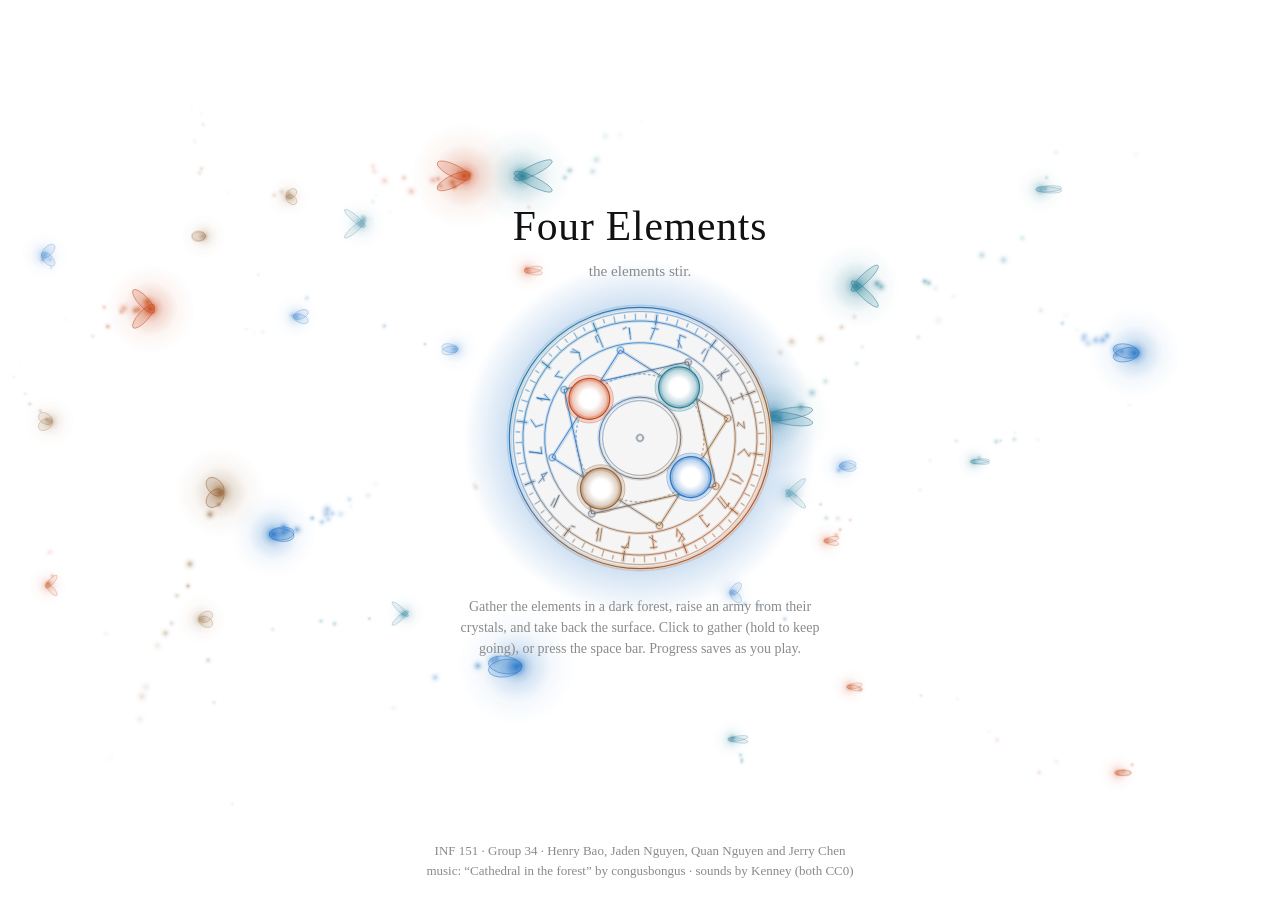
<file: index.html>
<!doctype html>
<html lang="en">
<head>
<meta charset="utf-8">
<meta name="viewport" content="width=device-width, initial-scale=1">
<title>Four Elements</title>
<link rel="stylesheet" href="css/style.css">
<style>
  /* launch page: reuses the game's colours and fonts so light/dark mode match */
  body { min-height: 100vh; box-sizing: border-box; display: flex; flex-direction: column; align-items: center; padding: 20px; }
  .home { flex: 1; display: flex; flex-direction: column; align-items: center; justify-content: center; gap: 28px; text-align: center; }
  .home h1 { margin: 0; font-size: 2.6em; font-weight: normal; letter-spacing: .02em; }
  .home .sub { margin: -16px 0 0; color: var(--muted); font-size: 0.95em; }
  .menu { display: flex; flex-direction: column; align-items: center; gap: 12px; }
  .play {
    font: inherit; color: var(--fg); background: var(--bg); text-decoration: none;
    border: 1px solid var(--line); padding: 8px 0; width: 9em; text-align: center; cursor: pointer;
    transition: box-shadow .2s ease, background .2s ease;
  }
  .play.quiet { border-color: color-mix(in srgb, var(--line) 40%, var(--bg)); color: var(--dim); }
  .play:hover { background: var(--hover); text-decoration: underline; box-shadow: 0 0 14px -3px var(--fg); }
  .play:focus-visible { outline: 2px solid var(--fg); outline-offset: 2px; }
  .play:active { transform: translateY(1px); }
  .saved { margin: 0; color: var(--muted); font-size: 0.8125em; }
  .menu .confirm { display: flex; gap: 10px; align-items: baseline; font-size: 0.875em; }
  .hint { margin: 0; color: var(--muted); font-size: 0.875em; max-width: 26em; line-height: 1.5; }
  .credits { margin: 0; color: var(--muted); font-size: 0.8125em; text-align: center; line-height: 1.5; }

  /* the red circle for a returning player: erases the save, after a question */
  :root { --reset: #c4271f; }
  @media (prefers-color-scheme: dark) { :root:not([data-theme="light"]) { --reset: #ff6b5e; } }
  :root[data-theme="dark"] { --reset: #ff6b5e; }
  .reset { position: fixed; right: 18px; bottom: 14px; z-index: 4; display: flex; flex-direction: column; align-items: flex-end; gap: 10px; transition: opacity .5s ease; }
  .reset-btn { position: relative; width: 64px; height: 64px; padding: 0; border: 0; border-radius: 50%; background: none; cursor: pointer; -webkit-tap-highlight-color: transparent; }
  .reset-btn::before { content: ""; position: absolute; inset: -14px; border-radius: 50%; pointer-events: none; opacity: 0; transition: opacity .25s ease;
    background: radial-gradient(circle, color-mix(in srgb, var(--reset) 38%, transparent) 0, transparent 68%); }
  .reset-btn canvas { position: relative; display: block; width: 100%; height: 100%; opacity: .78; transition: opacity .25s ease; animation: rspin 70s linear infinite; }
  .reset-btn:hover::before, .reset-btn:focus-visible::before, .reset-btn[aria-expanded="true"]::before { opacity: 1; }
  .reset-btn:hover canvas, .reset-btn:focus-visible canvas, .reset-btn[aria-expanded="true"] canvas { opacity: 1; }
  .reset-btn:focus-visible { outline: 2px solid var(--fg); outline-offset: 2px; }
  @keyframes rspin { to { transform: rotate(360deg); } }
  .reset-ask { box-sizing: border-box; max-width: 17em; padding: 10px 14px; border: 1px solid var(--reset); background: var(--bg); font-size: 0.875em; line-height: 1.45; animation: pop .25s ease-out; }
  .reset-ask p { margin: 0 0 6px; }
  .reset-ask .btns { display: flex; gap: 14px; }
  body.playing .reset, body.fading .reset { opacity: 0; pointer-events: none; }
  @media (max-width: 760px) { body.has-reset { padding-bottom: 88px; } }

  /* ================= opening sequence ================= */
  html.playing, body.playing { overflow: hidden; }
  .home, .credits { position: relative; z-index: 3; }
  .home > :not(.menu), .menu > :not(#play), .credits { transition: opacity .5s ease; }
  body.fading .home > :not(.menu), body.fading .menu > :not(#play), body.fading .credits, body.fading #fae { opacity: 0; }

  canvas.layer { position: fixed; inset: 0; width: 100%; height: 100%; display: block; pointer-events: none; }
  #fae { z-index: 1; transition: opacity .5s ease; }
  #sigil { z-index: 2; transition: opacity .9s ease; }
  #sigil.out { opacity: 0; }
  #fx { z-index: 5; }
  #flood { z-index: 40; display: none; }                      /* shown only while the element floods the screen */

  /* the play link is the magic circle: a round, invisible hit area laid over the drawing */
  #play { position: relative; box-sizing: border-box; width: 200px; height: 200px; padding: 0; border: 0; border-radius: 50%; background: none; box-shadow: none;
    display: block; font-size: 0; color: transparent; text-shadow: none; -webkit-tap-highlight-color: transparent; }
  #play:hover { background: none; box-shadow: none; text-decoration: none; }
  #play:active { transform: none; }
  #play:focus-visible { outline: 2px solid var(--fg); outline-offset: 4px; }

  /* dialog bubble, centred in the hole */
  .dialog { position: fixed; inset: 0; z-index: 7; display: grid; place-items: center; pointer-events: none; }
  .bubble { --c: var(--fg); font: inherit; font-size: clamp(.95rem, 2.2vw, 1.6rem); color: var(--fg); background: var(--bg); border: 1px solid var(--c); border-radius: 1.4em; padding: .6em 1.3em; width: max-content; max-width: min(84vw, 20em); line-height: 1.3; text-align: center; cursor: pointer; opacity: 0; pointer-events: none; box-shadow: 0 0 24px -6px var(--c); position: relative; will-change: transform, opacity; -webkit-tap-highlight-color: transparent; }
  .bubble::after { content: ""; position: absolute; inset: -4px; border-radius: inherit; box-shadow: 0 0 44px 4px var(--c); opacity: 0; pointer-events: none; }
  .bubble:hover { background: color-mix(in srgb, var(--c) 14%, var(--bg)); }
  .bubble:focus-visible { outline: 2px solid var(--fg); outline-offset: 4px; }
  .bubble.show { opacity: 1; pointer-events: auto; animation: pop .5s ease-out, bob 3.6s ease-in-out .5s infinite; }
  .bubble.show.burst { pointer-events: none; animation: burst .7s ease-out forwards; }
  .bubble.show.burst::after { animation: flash .7s ease-out forwards; }
  @keyframes pop { from { opacity: 0; transform: scale(.8); } to { opacity: 1; transform: scale(1); } }
  @keyframes bob { 0%, 100% { transform: translateY(0); } 50% { transform: translateY(-6px); } }
  @keyframes burst { 0% { opacity: 1; transform: scale(1); } 30% { opacity: 1; transform: scale(1.12); } 100% { opacity: 0; transform: scale(1.5); } }
  @keyframes flash { 0% { opacity: 0; } 30% { opacity: 1; } 100% { opacity: 0; } }

  /* the four elements, one per hole */
  #stage { position: fixed; inset: 0; z-index: 6; pointer-events: none; }
  .elbtn { --c: var(--fg); position: fixed; left: 0; top: 0; padding: 0; border: 0; background: none; border-radius: 50%; cursor: pointer; color: var(--c); display: grid; place-items: center; opacity: 0; pointer-events: none; transform: translate(-50%, -50%); transition: opacity .9s ease, transform .9s ease; -webkit-tap-highlight-color: transparent; }
  .elbtn::before { content: ""; position: absolute; inset: -30%; border-radius: 50%; pointer-events: none; opacity: .85; transition: opacity .6s ease;
    background: radial-gradient(circle, color-mix(in srgb, var(--c) 34%, transparent) 0, transparent 66%); }
  .elbtn.on { opacity: 1; will-change: translate, opacity; }
  .elbtn.live { pointer-events: auto; }
  .elbtn.live:hover, .elbtn:focus-visible { transform: translate(-50%, -50%) scale(1.14); transition-duration: .25s; }
  .elbtn:focus-visible { outline: 2px solid var(--fg); outline-offset: 4px; }
  .elbtn svg { position: relative; width: 76%; height: 76%; overflow: visible; }
  .elbtn.air svg { animation: sway 3s ease-in-out infinite alternate; }
  .elbtn.water svg { animation: bobv 2.6s ease-in-out infinite alternate; }
  .elbtn.fire svg { animation: flick 1.3s steps(1, end) infinite; }
  @keyframes sway { from { transform: translateX(-2px); } to { transform: translateX(3px); } }
  @keyframes bobv { from { transform: translateY(-2px); } to { transform: translateY(2px); } }
  @keyframes flick { 0% { opacity: 1; } 18% { opacity: .78; } 34% { opacity: 1; } 55% { opacity: .85; } 72% { opacity: 1; } 88% { opacity: .8; } }
  .elbtn.on.off { opacity: 0; transition-duration: .6s; pointer-events: none; }
  .elbtn.on.chosen { transform: translate(-50%, -50%) scale(1.7); pointer-events: none; transition-duration: 1.1s; }
  .elbtn.on.chosen::before { opacity: 1; }

  /* "Choose an element:" */
  .choose { position: fixed; left: 50%; top: 0; z-index: 6; transform: translate(-50%, -100%); width: max-content; max-width: 90vw; text-align: center; opacity: 0; pointer-events: none; transition: opacity 1s ease; }
  .choose.on { opacity: 1; }
  .choose h2 { margin: 0; font-size: 1.6em; font-weight: normal; color: var(--fg); }
  .choose .cap { min-height: 1.5em; margin-top: 4px; font-style: italic; }

  /* leaving */
  #veil { position: fixed; inset: 0; z-index: 50; background: var(--bg); opacity: 0; pointer-events: none; transition: opacity 1s ease; }
  #veil.on { opacity: 1; pointer-events: auto; }
</style>
</head>
<body>
  <canvas id="fae" class="layer" aria-hidden="true"></canvas>
  <canvas id="sigil" class="layer" aria-hidden="true"></canvas>

  <main class="home">
    <h1>Four Elements</h1>
    <p class="sub">the elements stir.</p>
    <div class="menu">
      <a class="play" id="play" href="game.html" aria-label="play">play.</a>
      <p class="saved" id="saved" hidden></p>
    </div>
    <p class="hint">Gather the elements in a dark forest, raise an army from their crystals, and take back the surface. Click to gather (hold to keep going), or press the space bar. Progress saves as you play.</p>
  </main>
  <p class="credits">INF 151 · Group 34 · Henry Bao, Jaden Nguyen, Quan Nguyen and Jerry Chen<br>music: “Cathedral in the forest” by congusbongus · sounds by Kenney (both CC0)</p>

  <div class="reset" id="reset-wrap" hidden>
    <div class="reset-ask" id="reset-ask" role="alertdialog" aria-labelledby="reset-q" hidden>
      <p id="reset-q">delete all progress and start over?</p>
      <div class="btns"><button class="link" id="reset-yes" type="button">yes.</button><button class="link" id="reset-no" type="button">no.</button></div>
    </div>
    <button class="reset-btn" id="reset-btn" type="button" aria-label="reset all progress" aria-expanded="false"><canvas id="reset-c" aria-hidden="true"></canvas></button>
  </div>

  <canvas id="fx" class="layer" aria-hidden="true"></canvas>
  <div id="stage"></div>
  <div class="choose" id="choose"><h2>Choose an element:</h2><div class="cap" id="caption" aria-live="polite"></div></div>
  <div class="dialog"><button class="bubble" id="bubble" type="button"></button></div>
  <canvas id="flood" class="layer" aria-hidden="true"></canvas>
  <div id="veil"></div>

<script src="js/config.js"></script>
<script>
  // What the home page knows about the player: the element they chose first, and (when the game's save can be read) the time played.
  // The home page keeps its own copy of the element (HOME_KEY), because the game page is a different file and some browsers
  // do not share storage between files opened from disk. The game hands the element over in the address (?el=air) when the
  // player comes back with "back." and "?reset=1" when they restart there.
  (function () {
    const HOME_KEY = 'four-elements-home-v1', ids = ['air', 'water', 'earth', 'fire'];
    const q = new URLSearchParams(location.search);
    let el = null, played = null;
    try {
      if (q.get('reset')) { localStorage.removeItem(HOME_KEY); localStorage.removeItem(FE.SAVE_KEY); sessionStorage.removeItem('fe-chosen'); }
      else if (ids.includes(q.get('el'))) localStorage.setItem(HOME_KEY, q.get('el'));
    } catch (e) {}
    if (q.has('el') || q.has('reset')) { try { history.replaceState(null, '', location.pathname); } catch (e) {} }
    try {
      const sv = JSON.parse(localStorage.getItem(FE.SAVE_KEY));
      if (sv && ids.includes(sv.cur)) { el = sv.cur; played = Math.floor(sv.played || 0); localStorage.setItem(HOME_KEY, el); }
    } catch (e) {}
    if (!el) { try { const h = localStorage.getItem(HOME_KEY); if (ids.includes(h)) el = h; } catch (e) {} }
    window.FEHome = { key: HOME_KEY, el };
    if (!el) return;
    // a returning player: "play." becomes "continue."; the circle and the red reset circle are set up by the script below
    FE.$('play').textContent = 'continue.'; FE.$('play').setAttribute('aria-label', 'continue');
    FE.$('saved').textContent = played == null ? el : `${el} \u00b7 ${Math.floor(played / 60)}:${String(played % 60).padStart(2, '0')} played`;
    FE.$('saved').hidden = false;
  })();
</script>

<script>
/* The opening sequence. Standalone: it only uses the game's CSS variables, never the game's FE modules, so it does not
 * touch the game's save hash.
 *
 * Phases: home (fae + magic circle) -> pulse -> zoom into hole 1 -> four dialog bubbles (the circle turns a quarter
 * each time) -> circle settles in the middle -> air, fire, water, earth appear -> choose one -> it engulfs the screen
 * -> game.html.
 *
 * One "camera" object C drives the circle: centre (cx, cy), scale s, spin rot, plus the angles of the hole ring and
 * the two decoration rings. The holes sit at hole angle = rot + ring + i*90 (clockwise from north). Hole i is
 * air, water, earth, fire for i = 0..3, so when rot + ring is a multiple of 360 they are north, east, south, west.
 */
(() => {
'use strict';
const $ = id => document.getElementById(id);
const TAU = Math.PI * 2;
const ids = ['air', 'water', 'earth', 'fire'];            // hole order, clockwise from north
const OUT = 96, HOLE_R = 47, HOLE_RAD = 15;                // circle units: outer radius, hole orbit radius, hole radius
const LINES = ['The world has been destroyed', 'Gather the elements', 'Find your lost power', 'Rebuild the world'];
const clamp = (v, a, b) => Math.min(b, Math.max(a, v));
const lerp = (a, b, t) => a + (b - a) * t;
const rand = (a, b) => b === undefined ? Math.random() * a : a + Math.random() * (b - a);
let aborted = false;
const wait = ms => new Promise(r => setTimeout(() => { if (!aborted) r(); }, ms));

// ---- easing ----
function bez(x1, y1, x2, y2) {
  const cx = 3 * x1, bx = 3 * (x2 - x1) - cx, ax = 1 - cx - bx;
  const cy = 3 * y1, by = 3 * (y2 - y1) - cy, ay = 1 - cy - by;
  const X = t => ((ax * t + bx) * t + cx) * t, Y = t => ((ay * t + by) * t + cy) * t, dX = t => (3 * ax * t + 2 * bx) * t + cx;
  return x => {
    if (x <= 0) return 0;
    if (x >= 1) return 1;
    let t = x;
    for (let i = 0; i < 8; i++) { const d = X(t) - x; if (Math.abs(d) < 1e-5) break; const s = dX(t); if (Math.abs(s) < 1e-6) break; t -= d / s; }
    if (t < 0 || t > 1) { let lo = 0, hi = 1; t = x; for (let i = 0; i < 24; i++) { if (X(t) < x) lo = t; else hi = t; t = (lo + hi) / 2; } }
    return Y(t);
  };
}
const easeIO = bez(.65, 0, .35, 1);
const easeOut = p => 1 - Math.pow(1 - p, 3);
const easeIn = p => p * p;

function tween(ms, fn) {
  return new Promise(res => {
    const t0 = performance.now();
    const step = now => {
      if (aborted) return;                                  // never resolves: the sequence just stops
      const p = Math.min(1, (now - t0) / ms);
      fn(p);
      if (p < 1) requestAnimationFrame(step); else res();
    };
    requestAnimationFrame(step);
  });
}

// ---- colours (read from the game's CSS, so light and dark mode match) ----
const mq = matchMedia('(prefers-color-scheme: dark)');
const isDark = () => { const t = document.documentElement.dataset.theme; return t === 'dark' || (t !== 'light' && mq.matches); };
const PAL = {};
function readPal() {
  const cs = getComputedStyle(document.documentElement);
  ids.forEach(id => { PAL[id] = cs.getPropertyValue('--' + id).trim(); PAL[id + 'I'] = cs.getPropertyValue('--' + id + '-ink').trim() || PAL[id]; });
  PAL.reset = cs.getPropertyValue('--reset').trim() || '#c4271f';
  PAL.bg = cs.getPropertyValue('--bg').trim() || '#ffffff'; PAL.fg = cs.getPropertyValue('--fg').trim() || '#111111';
  PAL.disc = blend(PAL.bg, PAL.fg, .04);                       // the circle's face: the page colour, a touch toward the text colour
}
const pc = id => isDark() ? PAL[id] : PAL[id + 'I'];
const rgbOf = c => {
  c = String(c).trim();
  if (c[0] === '#') { if (c.length === 4) c = '#' + c[1] + c[1] + c[2] + c[2] + c[3] + c[3]; return [parseInt(c.slice(1, 3), 16), parseInt(c.slice(3, 5), 16), parseInt(c.slice(5, 7), 16)]; }
  const m = c.match(/\d+(\.\d+)?/g); return m ? m.slice(0, 3).map(Number) : [255, 255, 255];
};
const rgba = (c, a) => { const [r, g, b] = rgbOf(c); return `rgba(${r},${g},${b},${a})`; };
const blend = (a, b, t) => { const A = rgbOf(a), B = rgbOf(b); return `rgb(${A.map((v, i) => Math.round(lerp(v, B[i], t))).join(',')})`; };
const mix = (c, f) => { const t = f > 0 ? 255 : 0, k = Math.abs(f); return '#' + rgbOf(c).map(v => Math.round(lerp(v, t, k)).toString(16).padStart(2, '0')).join(''); };
const hs = (i, k) => { const v = Math.sin(i * 127.1 + k * 311.7) * 43758.5453; return v - Math.floor(v); };   // stable pseudo-random

// ---- screen, canvases ----
let W = innerWidth, H = innerHeight, dpr = 1, fdpr = 1;
let dprCap = 2, quality = 0;                                   // quality drops (smaller canvases, no glow pass) if the device cannot keep up; see watchPerf
const faeC = $('fae'), fxC = $('fx'), flC = $('flood'), sigC = $('sigil');
const fa = faeC.getContext('2d'), fc = fxC.getContext('2d'), fl = flC.getContext('2d'), sg = sigC.getContext('2d');
const btn = $('play'), bubble = $('bubble');

// ---- the camera ----
const C = { cx: 0, cy: 0, s: 1, rot: 0, ring: 0, d1: 0, d2: 0, hover: 0, breath: 1, boost: 0 };
const homeR = () => clamp(Math.min(W, H) * 0.17, 80, 130);
// the circle sits where the play link sits in the page; once the sequence starts that spot is frozen
let frozen = null;
const poseHome = () => {
  if (frozen) return frozen;
  const r = btn.getBoundingClientRect();
  return { cx: r.left + r.width / 2, cy: r.top + r.height / 2, s: homeR() / OUT };
};
const poseZoom = () => ({ cx: 0, cy: 0, s: Math.hypot(W / 2, H / 2) / HOLE_R });
const poseCenter = () => { const R = Math.min(W * 0.42, H * 0.36); return { cx: W / 2, cy: H / 2, s: R / OUT }; };
const poseChoose = () => { const p = poseCenter(); p.cy += H * 0.06; return p; };
const zoomAngle = () => Math.atan2(W / 2, -H / 2) * 180 / Math.PI;     // direction from the top-left corner to the screen centre
const zoomRot = i => { const base = zoomAngle() - C.ring - i * 90; return base + 360 * Math.round((C.rot - base) / 360); };
let curHole = 0, rest = null, phase = 'home';
const setRest = fn => { rest = fn; Object.assign(C, fn()); };
const holePos = (i, c = C) => { const a = (c.rot + c.ring + i * 90) * Math.PI / 180; return { x: c.cx + c.s * HOLE_R * Math.sin(a), y: c.cy - c.s * HOLE_R * Math.cos(a) }; };

async function move({ to, rot, ms, ease, rotEase }) {
  rest = null;
  const f = { cx: C.cx, cy: C.cy, s: C.s, rot: C.rot };
  await tween(ms, p => {
    const t = to(), e = ease(p);
    C.cx = lerp(f.cx, t.cx, e); C.cy = lerp(f.cy, t.cy, e); C.s = f.s * Math.pow(t.s / f.s, e);
    if (rot != null) C.rot = lerp(f.rot, rot, (rotEase || ease)(p));
  });
  Object.assign(C, to());
  if (rot != null) C.rot = rot;
}

// ---- the magic circle: drawn on a canvas, in circle units under one camera transform, so lines stay crisp at any zoom.
// (It used to be an SVG. At full zoom the browser re-rasterised ~200 huge strokes and a dozen opacity groups every frame.
// Here the shapes are built once as Path2D objects and each frame is a handful of stroke calls.) ----
const pol = (a, r) => [Math.sin(a) * r, -Math.cos(a) * r];
const circle = (r, cx = 0, cy = 0) => { const p = new Path2D(); p.moveTo(cx + r, cy); p.arc(cx, cy, r, 0, TAU); return p; };
const segs = list => { const p = new Path2D(); for (const [u, v] of list) { p.moveTo(u[0], u[1]); p.lineTo(v[0], v[1]); } return p; };
// a layer is a list of [path, line width, dash]
const L0 = [[circle(96), .9], [circle(93), .3]];                           // outer rings (still)
const L1 = [];                                                             // tick band and rune band (turns slowly)
{
  const fine = [], bold = [];
  for (let k = 0; k < 72; k++) {
    const a = k * 5 * Math.PI / 180, long = k % 6 === 0, len = long ? 7 : (k % 2 ? 2.5 : 4);
    (long ? bold : fine).push([pol(a, 91), pol(a, 91 - len)]);
  }
  let seed = 7; const rng = () => { seed = (seed + 0x6D2B79F5) | 0; let t = Math.imul(seed ^ (seed >>> 15), 1 | seed); t = (t + Math.imul(t ^ (t >>> 7), 61 | t)) ^ t; return ((t ^ (t >>> 14)) >>> 0) / 4294967296; };
  const GP = [[-2.2, -4], [2.2, -4], [-2.2, 0], [2.2, 0], [-2.2, 4], [2.2, 4], [0, -4.8], [0, 4.8]];
  const runes = [];
  for (let k = 0; k < 24; k++) {
    const a = k * 15 * Math.PI / 180, pt = ([u, v]) => { const [x, y] = pol(a, 77 + v); return [x + Math.cos(a) * u, y + Math.sin(a) * u]; };
    for (let j = 0, n = 3 + Math.floor(rng() * 2); j < n; j++) {
      const p = GP[Math.floor(rng() * 8)], q = GP[Math.floor(rng() * 8)];
      if (p === q) continue;
      runes.push([pt(p), pt(q)]);
    }
  }
  L1.push([segs(fine), .3], [segs(bold), .7], [circle(86), .5], [circle(70), .5], [segs(runes), .5]);
}
const L2 = [];                                                             // two squares (an eight-pointed star), the orbit track and the core (turns the other way)
{
  const sqA = [45, 135, 225, 315], sqB = [0, 90, 180, 270];
  const square = arr => { const p = new Path2D(); arr.forEach((deg, j) => { const [x, y] = pol(deg * Math.PI / 180, 66); j ? p.lineTo(x, y) : p.moveTo(x, y); }); p.closePath(); return p; };
  L2.push([square(sqA), .6], [square(sqB), .6]);
  const nodes = new Path2D();
  [...sqA, ...sqB].forEach(deg => { const [x, y] = pol(deg * Math.PI / 180, 66); nodes.addPath(circle(2.4, x, y)); });
  L2.push([nodes, .4], [circle(HOLE_R), .3, [1.2, 2.4]], [circle(30), .6], [circle(27.5), .25]);
}
const L2dot = L2.concat([[circle(2.4), .5]]);                              // the centre dot, left out when a symbol sits there
const holeShape = circle(HOLE_RAD), holeRing = circle(HOLE_RAD + 2.6), faceShape = circle(OUT + 1), auraShape = circle(130);

// A returning player (there is a save) sees the circle in the colour of the element they chose first, with its symbol in the middle.
let tint = FEHome.el && ids.includes(FEHome.el) ? FEHome.el : null, symbol = null;
const symbolPaths = () => symbol || (symbol = [...ICON[tint].matchAll(/<path d="([^"]+)"[^>]*?stroke-width="([\d.]+)"/g)].map(m => [new Path2D(m[1]), +m[2]]));

let T = 0, sigOn = true;
const sigPrev = new Array(11).fill(NaN);
function renderSigil() {
  if (!sigOn) return;
  const sc = C.s * (1 + C.breath * (0.012 * Math.sin(T * 1.7) + 0.04 * C.hover));
  const cur = [C.cx, C.cy, sc, C.rot, C.ring, C.d1, C.d2, C.breath, C.hover, C.boost, dpr];
  // redraw when the circle moved; when it is only resting, the slow glow shimmer is redrawn a few times a second
  let moved = false;
  for (let i = 0; i < cur.length; i++) if (Math.abs(cur[i] - sigPrev[i]) > 1e-4 || sigPrev[i] !== sigPrev[i]) { moved = true; break; }
  if (!moved && T - sigPrev.t < .16) return;
  for (let i = 0; i < cur.length; i++) sigPrev[i] = cur[i];
  sigPrev.t = T;

  const ink = tint ? ids.map(() => pc(tint)) : ids.map(pc), glowOn = quality < 2 && sc < 5, ctx = sg;      // magnified past ~5x the glow is invisible and costs the most to draw
  const g = clamp(.22 + .07 * Math.sin(T * 2.1) + .3 * C.hover * C.breath + .5 * C.boost, 0, 1);
  ctx.setTransform(1, 0, 0, 1, 0, 0);
  ctx.clearRect(0, 0, sigC.width, sigC.height);
  ctx.setTransform(dpr, 0, 0, dpr, 0, 0);
  ctx.translate(C.cx, C.cy); ctx.rotate(C.rot * Math.PI / 180); ctx.scale(sc, sc);

  const w = ink[1], ag = ctx.createRadialGradient(0, 0, 0, 0, 0, 130);        // the faint blue aura
  ag.addColorStop(0, rgba(w, 0)); ag.addColorStop(.6, rgba(w, 0)); ag.addColorStop(.74, rgba(w, .3)); ag.addColorStop(1, rgba(w, 0));
  ctx.globalAlpha = clamp(.75 + C.boost + .4 * C.hover, 0, 1); ctx.fillStyle = ag; ctx.fill(auraShape);
  ctx.globalAlpha = 1; ctx.fillStyle = PAL.disc; ctx.fill(faceShape);

  const grad = ctx.createLinearGradient(-OUT, -OUT, OUT, OUT);                // one colour sweep across the whole circle
  ink.forEach((c, k) => grad.addColorStop(k / 3, c));
  ctx.strokeStyle = grad; ctx.lineCap = 'round'; ctx.lineJoin = 'round';
  const pass = list => {
    if (glowOn) {                                                            // a wide, faint copy underneath = the glow
      ctx.globalAlpha = g;
      for (const [p, lw, dash] of list) { ctx.lineWidth = lw * 4.5; ctx.setLineDash(dash || []); ctx.stroke(p); }
      ctx.globalAlpha = 1;
    }
    for (const [p, lw, dash] of list) { ctx.lineWidth = lw; ctx.setLineDash(dash || []); ctx.stroke(p); }
    ctx.setLineDash([]);
  };
  pass(L0);
  ctx.save(); ctx.rotate(C.d1 * Math.PI / 180); pass(L1); ctx.restore();
  ctx.save(); ctx.rotate(C.d2 * Math.PI / 180); pass(tint ? L2 : L2dot); ctx.restore();
  if (tint) {                                                                  // the element's symbol, upright in the middle
    const sp = symbolPaths(), k = 1.55;
    ctx.save(); ctx.translate(-12 * k, -12 * k); ctx.scale(k, k); ctx.strokeStyle = ink[0];
    if (glowOn) { ctx.globalAlpha = g; for (const [p, lw] of sp) { ctx.lineWidth = lw * 3.5; ctx.stroke(p); } ctx.globalAlpha = 1; }
    for (const [p, lw] of sp) { ctx.lineWidth = lw; ctx.stroke(p); }
    ctx.restore();
  }

  ctx.save(); ctx.rotate(C.ring * Math.PI / 180);                             // the four holes, orbiting the centre
  ids.forEach((id, i) => {
    ctx.save(); ctx.rotate(i * Math.PI / 2); ctx.translate(0, -HOLE_R);
    ctx.fillStyle = PAL.bg; ctx.fill(holeShape);
    const hg = ctx.createRadialGradient(0, 0, 0, 0, 0, HOLE_RAD);
    hg.addColorStop(0, rgba(ink[i], 0)); hg.addColorStop(.45, rgba(ink[i], 0)); hg.addColorStop(1, rgba(ink[i], .45));
    ctx.fillStyle = hg; ctx.fill(holeShape);
    ctx.strokeStyle = ink[i];
    if (glowOn) { ctx.globalAlpha = g; ctx.lineWidth = 4; ctx.stroke(holeShape); ctx.globalAlpha = 1; }
    ctx.lineWidth = .9; ctx.stroke(holeShape);
    ctx.lineWidth = .3; ctx.stroke(holeRing);
    ctx.restore();
  });
  ctx.restore();
}

// ---- glow sprites (cheap soft light for fae, sparks and effects) ----
const spr = {};
function sprite(c) {
  if (spr[c]) return spr[c];
  const k = document.createElement('canvas'); k.width = k.height = 64;
  const g = k.getContext('2d'), gr = g.createRadialGradient(32, 32, 0, 32, 32, 32);
  gr.addColorStop(0, rgba(c, 1)); gr.addColorStop(.25, rgba(c, .55)); gr.addColorStop(.6, rgba(c, .12)); gr.addColorStop(1, rgba(c, 0));
  g.fillStyle = gr; g.fillRect(0, 0, 64, 64);
  return (spr[c] = k);
}
function glow(ctx, x, y, r, c, a) { if (a <= 0) return; ctx.globalAlpha = Math.min(1, a); ctx.drawImage(sprite(c), x - r, y - r, r * 2, r * 2); ctx.globalAlpha = 1; }

// ---- fae: two layers of little elemental sprites. The front layer is larger and brighter. ----
let faeOn = true, faeCleared = false;
const fae = [], sparks = [];
const WING = { air: [3.4, .8], water: [2.3, 1.2], earth: [1.9, 1.3], fire: [2.7, .9] };   // wing length, width (in body radii)
function mkFae(front, i) {
  return { el: ids[i % 4], front, x: rand(W), y: rand(H), vx: 0, vy: 0, tx: rand(W), ty: rand(H), tt: rand(2),
    r: front ? rand(5, 7.5) : rand(2.8, 4.2), ph: rand(TAU), fl: rand(10, 15), k: front ? 1 : .6 };
}
function spawnFae() {
  fae.length = 0;
  const nb = clamp(Math.round(W * H / 55000), 12, 28), nf = clamp(Math.round(W * H / 120000), 6, 14);
  for (let i = 0; i < nb; i++) fae.push(mkFae(false, i));      // back layer first, so the front layer draws over it
  for (let i = 0; i < nf; i++) fae.push(mkFae(true, i));
}
function fitFae(ow, oh) {                                        // the window changed size (windowed <-> fullscreen): spread the fae over the new area
  const sx = W / ow, sy = H / oh;
  for (const f of fae) { f.x *= sx; f.tx *= sx; f.y *= sy; f.ty *= sy; }
  for (const p of sparks) { p.x *= sx; p.y *= sy; }
  const nb = clamp(Math.round(W * H / 55000), 12, 28), nf = clamp(Math.round(W * H / 120000), 6, 14);
  let b = fae.filter(f => !f.front).length, fr = fae.length - b;
  for (; b < nb; b++) fae.unshift(mkFae(false, b));
  for (; fr < nf; fr++) fae.push(mkFae(true, fr));
  while (b > nb) { fae.splice(fae.findIndex(f => !f.front), 1); b--; }
  while (fr > nf) { fae.splice(fae.findIndex(f => f.front), 1); fr--; }
}
function updateFae(dt) {
  for (const f of fae) {
    f.tt -= dt;
    if (f.tt <= 0) { f.tt = rand(1.6, 4); f.tx = clamp(f.x + rand(-1, 1) * W * .25, -20, W + 20); f.ty = clamp(f.y + rand(-1, 1) * H * .25, -20, H + 20); }
    const k = .9 * f.k;
    f.vx += ((f.tx - f.x) * k - f.vx * 1.6) * dt;
    f.vy += ((f.ty - f.y) * k - f.vy * 1.6) * dt;
    f.x += f.vx * dt; f.y += f.vy * dt + Math.sin(T * 2.3 + f.ph) * 10 * dt;
    if (Math.random() < dt * (f.front ? 9 : 4) * (quality > 1 || !orbitOn ? .4 : 1)) {   // fewer sparks once the pulse has started
      const o = { x: f.x + rand(-1, 1) * f.r, y: f.y + rand(-1, 1) * f.r, el: f.el, age: 0, life: rand(.8, 1.4), r: f.front ? rand(1.5, 2.6) : rand(1, 1.8), a: f.front ? 1 : .55, vx: 0, vy: 0 };
      if (f.el === 'air') { o.vx = rand(-12, 12); o.vy = rand(-12, 12); }
      else if (f.el === 'water') { o.vx = rand(-6, 6); o.vy = rand(14, 44); }
      else if (f.el === 'earth') { o.vx = rand(-6, 6); o.vy = rand(6, 26); }
      else { o.vx = rand(-10, 10); o.vy = -rand(24, 60); }
      sparks.push(o);
    }
  }
  for (let i = sparks.length - 1; i >= 0; i--) { const p = sparks[i]; p.age += dt; if (p.age >= p.life) { sparks.splice(i, 1); continue; } p.x += p.vx * dt; p.y += p.vy * dt; }
}
function drawFae() {
  const dark = isDark();
  fa.clearRect(0, 0, W, H);
  fa.globalCompositeOperation = dark ? 'lighter' : 'source-over';
  for (const p of sparks) glow(fa, p.x, p.y, p.r * 3.2, pc(p.el), (1 - p.age / p.life) * p.a * (dark ? .9 : .7));
  for (const f of fae) {
    const c = pc(f.el), a = f.front ? 1 : .5, [wl, ww] = WING[f.el];
    glow(fa, f.x, f.y, f.r * (f.front ? 8 : 6.5), c, (dark ? .6 : .4) * a);
    const flap = Math.sin(T * f.fl + f.ph), face = f.vx < 0 ? -1 : 1;
    fa.save(); fa.translate(f.x, f.y); fa.scale(face, 1);
    fa.fillStyle = rgba(dark ? '#ffffff' : c, (dark ? .22 : .18) * a); fa.strokeStyle = rgba(c, .6 * a); fa.lineWidth = .8;
    for (const s of [-1, 1]) {
      fa.save(); fa.rotate(s * (.45 + .4 * flap));
      fa.beginPath(); fa.ellipse(-f.r * wl * .5 - f.r * .4, 0, f.r * wl, f.r * ww, 0, 0, TAU); fa.fill(); fa.stroke();
      fa.restore();
    }
    fa.restore();
    glow(fa, f.x, f.y, f.r * 2.4, dark ? '#ffffff' : c, dark ? .95 * a : .9 * a);
  }
  fa.globalCompositeOperation = 'source-over';
}

// ---- effects canvas: pulses, element reveals, drifting particles ----
const fx = [], parts = [], idle = {};
function emit(o) { parts.push(Object.assign({ x: 0, y: 0, vx: 0, vy: 0, g: 0, life: 1, age: 0, r: 3, c: '#fff', a: 1, kind: 'dot' }, o)); }
function updParts(dt) {
  for (let i = parts.length - 1; i >= 0; i--) {
    const p = parts[i];
    p.age += dt;
    if (p.age >= p.life) { parts.splice(i, 1); continue; }
    p.vy += p.g * dt;
    if (p.hole != null) {                                         // idle particles follow their hole as the circle moves
      if (p.orb) { p.oa += p.ow * dt; p.rx = Math.cos(p.oa) * p.or; p.ry = Math.sin(p.oa) * p.or; }
      else { p.rx += p.vx * dt; p.ry += p.vy * dt; }
      const h = holePos(p.hole); p.x = h.x + p.rx; p.y = h.y + p.ry;
    } else { p.x += p.vx * dt; p.y += p.vy * dt; }
    const k = 1 - p.age / p.life;
    if (p.kind === 'drop') { fc.fillStyle = rgba(p.c, .95 * k); fc.beginPath(); fc.arc(p.x, p.y, p.r, 0, TAU); fc.fill(); }
    else if (p.kind === 'bubble') { fc.strokeStyle = rgba(p.c, .8 * k); fc.lineWidth = 1; fc.beginPath(); fc.arc(p.x, p.y, p.r, 0, TAU); fc.stroke(); }
    else glow(fc, p.x, p.y, p.r * 3, p.c, p.a * k);
  }
}
function idleEmit(dt) {
  for (const id in idle) {
    const o = idle[id];
    if (!o.on || Math.random() > dt * o.rate) continue;
    const i = ids.indexOf(id), hr = HOLE_RAD * C.s, sc = clamp(hr / 50, .5, 1.6), c = pc(id);
    if (id === 'air') emit({ hole: i, orb: true, oa: rand(TAU), ow: rand(1.5, 3) * (Math.random() < .5 ? -1 : 1), or: hr * rand(.55, 1), life: rand(1.2, 2.2), r: rand(1.2, 2.2) * sc, c, rx: 0, ry: 0 });
    else if (id === 'fire') emit({ hole: i, rx: rand(-.5, .5) * hr, ry: hr * rand(.2, .6), vx: rand(-8, 8) * sc, vy: -rand(30, 70) * sc, life: rand(.9, 1.6), r: rand(1.5, 2.8) * sc, c: Math.random() < .5 ? c : '#ffb347' });
    else if (id === 'water') emit({ hole: i, kind: 'bubble', rx: rand(-.6, .6) * hr, ry: hr * .7, vx: rand(-4, 4) * sc, vy: -rand(14, 30) * sc, life: rand(1.4, 2.4), r: rand(2, 4) * sc, c });
    else emit({ hole: i, rx: rand(-.7, .7) * hr, ry: -hr * rand(.1, .6), vx: rand(-3, 3) * sc, vy: rand(6, 18) * sc, life: rand(1.4, 2.4), r: rand(1.2, 2.4) * sc, c, a: .8 });
  }
}
function ring(x, y, r0, r1, dur, c, delay = 0, w = 3, sq = 1) {
  dur /= 1000;                                                  // callers pass ms; delay is in seconds
  let t = -delay;
  fx.push(dt => {
    t += dt; if (t < 0) return true;
    const p = t / dur; if (p >= 1) return false;
    const r = lerp(r0, r1, easeOut(p)), a = Math.pow(1 - p, 1.5);
    fc.beginPath(); fc.ellipse(x, y, r, r * sq, 0, 0, TAU);
    fc.strokeStyle = rgba(c, .28 * a); fc.lineWidth = w * 5 * (1 - p * .5); fc.stroke();
    fc.strokeStyle = rgba(c, a); fc.lineWidth = w * (1 - p * .5); fc.stroke();
    return true;
  });
}

// air: currents gather into a swirl
function airSwirl(x, y, hr) {
  const c = pc('air'), ps = [], dur = 1.5; let t = 0;
  for (let i = 0; i < 50; i++) ps.push({ a: rand(TAU), r: hr * rand(1.4, 3.4), w: rand(3, 6), len: rand(.5, 1.3), d: rand(0, .55), lw: rand(1, 2.6) });
  fx.push(dt => {
    t += dt;
    fc.lineCap = 'round';
    for (const p of ps) {
      const tt = t - p.d; if (tt < 0) continue;
      const k = Math.min(1, tt / (dur - .5)), r = lerp(p.r, hr * .1, k * k), a = p.a + p.w * tt * (1 + 2 * k);
      fc.strokeStyle = rgba(c, Math.sin(k * Math.PI) * .9); fc.lineWidth = p.lw;
      fc.beginPath(); fc.arc(x, y, r, a - p.len, a); fc.stroke();
    }
    glow(fc, x, y, hr * 1.6 * easeIn(Math.min(1, t / dur)), c, .55 * Math.min(1, t / dur) * (t > dur ? Math.max(0, 1 - (t - dur) / .4) : 1));
    return t < dur + .4;
  });
}
// fire: a flicker of tongues, with embers
function fireFlicker(x, y, hr) {
  const c = pc('fire'), dur = 1.7, sc = clamp(hr / 50, .5, 1.8); let t = 0, nt = 0, f = 1, jit = [1, 1, 1];
  fx.push(dt => {
    t += dt; nt -= dt;
    if (nt <= 0) { f = .45 + Math.random() * .55; nt = .05 + Math.random() * .07; jit = jit.map(() => .65 + Math.random() * .6); }
    const env = Math.min(1, t / .35) * (t > dur - .5 ? Math.max(0, (dur - t) / .5) : 1);
    glow(fc, x, y, hr * (1.5 + .7 * f), c, .75 * env * f);
    const base = y + hr * .55;
    [[c, 1, .55], ['#ffb347', .72, .8], ['#ffe08a', .45, .9]].forEach(([col, k, al]) => {
      fc.fillStyle = rgba(col, al * env);
      [[-.38, 0], [0, 1], [.38, 2]].forEach(([ox, j]) => {
        const h = hr * (j === 1 ? 1.35 : .95) * jit[j] * k * (.7 + .5 * f), w = hr * .3 * k, bx = x + ox * hr;
        fc.beginPath(); fc.moveTo(bx - w, base); fc.quadraticCurveTo(bx - w * .6, base - h * .4, bx + (jit[j] - 1) * hr * .2, base - h); fc.quadraticCurveTo(bx + w * .6, base - h * .4, bx + w, base); fc.closePath(); fc.fill();
      });
    });
    if (t < .9 && Math.random() < dt * 50) emit({ x: x + rand(-.5, .5) * hr, y: y + hr * .3, vx: rand(-30, 30) * sc, vy: -rand(60, 160) * sc, life: rand(.6, 1.2), r: rand(1.5, 3) * sc, c: '#ffb347' });
    return t < dur;
  });
}
// water: a splash, with ripples
function waterSplash(x, y, hr) {
  const c = pc('water'), sc = clamp(hr / 50, .5, 1.8); let t = 0;
  [0, .12, .26].forEach(d => ring(x, y + hr * .45, hr * .2, hr * 1.5, 1100, c, d, 2.5, .38));
  for (let i = 0; i < 30; i++) {
    const a = -Math.PI / 2 + rand(-1, 1) * .95, sp = rand(140, 340) * sc;
    emit({ kind: 'drop', x: x + rand(-.15, .15) * hr, y: y + hr * .35, vx: Math.cos(a) * sp * .7, vy: Math.sin(a) * sp, g: 700 * sc, life: rand(.8, 1.3), r: rand(1.5, 3.4) * sc, c: isDark() ? '#9ccdf9' : c });
  }
  fx.push(dt => { t += dt; glow(fc, x, y + hr * .3, hr * 1.8, c, .6 * Math.max(0, 1 - t / .45)); return t < .45; });
}
// earth: a crack opens and rocks rise out of it
function earthRocks(x, y, hr) {
  const c = pc('earth'), yb = y + hr * .5, dur = 2.2, rocks = [], pts = []; let t = 0;
  for (let i = 0; i <= 9; i++) pts.push([x + (i / 9 - .5) * hr * 1.9, yb + (i % 2 ? 1 : -1) * rand(.02, .12) * hr]);
  for (let i = 0; i < 7; i++) rocks.push({ x: x + ((i + .5) / 7 - .5) * hr * 1.5 + rand(-.06, .06) * hr, rr: hr * rand(.16, .27), rise: hr * rand(.55, 1.15), st: .25 + rand(.6), du: rand(.7, 1), a0: rand(TAU), rv: rand(-1.5, 1.5),
    v: Array.from({ length: 6 }, () => rand(.7, 1.1)), shade: rand(-.15, .15), fired: false });
  fx.push(dt => {
    t += dt;
    const fade = t > dur - .5 ? Math.max(0, (dur - t) / .5) : 1;
    fc.save(); fc.globalCompositeOperation = 'source-over'; fc.globalAlpha = fade; fc.lineCap = 'round'; fc.lineJoin = 'round';
    const n = Math.floor(Math.min(1, t / .45) * (pts.length - 1)) + 1;
    [[c, 4], ['#3a2614', 1.8]].forEach(([col, w]) => { fc.strokeStyle = col; fc.lineWidth = w; fc.beginPath(); pts.slice(0, n).forEach(([px, py], i) => i ? fc.lineTo(px, py) : fc.moveTo(px, py)); fc.stroke(); });
    fc.save(); fc.beginPath(); fc.rect(x - hr * 2.2, y - hr * 3, hr * 4.4, yb + 1 - (y - hr * 3)); fc.clip();
    for (const r of rocks) {
      const tt = t - r.st; if (tt < 0) continue;
      if (!r.fired) { r.fired = true; for (let k = 0; k < 6; k++) emit({ x: r.x + rand(-1, 1) * r.rr, y: yb, vx: rand(-30, 30), vy: -rand(10, 50), life: rand(.6, 1.1), r: rand(3, 6), c, a: .5 }); }
      const e = easeOut(Math.min(1, tt / r.du)), cy = lerp(yb + r.rr * 1.3, yb - r.rise, e);
      fc.fillStyle = mix(c, r.shade); fc.strokeStyle = mix(c, -.45); fc.lineWidth = 1.2;
      fc.beginPath();
      r.v.forEach((k, i) => { const a = r.a0 + r.rv * tt + i / 6 * TAU, px = r.x + Math.cos(a) * r.rr * k, py = cy + Math.sin(a) * r.rr * k; i ? fc.lineTo(px, py) : fc.moveTo(px, py); });
      fc.closePath(); fc.fill(); fc.stroke();
    }
    fc.restore(); fc.restore();
    return t < dur;
  });
}

// ---- element buttons, one per hole ----
const ICON = {
  air:   '<path d="M3 9h11a3 3 0 1 0-3-3M3 14h15a3 3 0 1 1-3 3M3 19h7" fill="none" stroke="currentColor" stroke-width="1.8" stroke-linecap="round" stroke-linejoin="round"/>',
  water: '<path d="M12 3C9 7.5 5.5 11 5.5 15a6.5 6.5 0 0 0 13 0C18.5 11 15 7.5 12 3z" fill="none" stroke="currentColor" stroke-width="1.8" stroke-linejoin="round"/><path d="M9 15.5a3 3 0 0 0 2.5 2.5" fill="none" stroke="currentColor" stroke-width="1.6" stroke-linecap="round"/>',
  earth: '<path d="M2.5 19.5 9 7.5l4 7 2.5-3.5 6 8.5z" fill="none" stroke="currentColor" stroke-width="1.8" stroke-linejoin="round"/><path d="M9 7.5l1.6 2.4" fill="none" stroke="currentColor" stroke-width="1.6" stroke-linecap="round"/>',
  fire:  '<path d="M12 2.5c.6 3-1.8 4.6-3.4 7C7 12 6 13.5 6 15.5a6 6 0 0 0 12 0c0-2.6-1.3-4.2-2.6-5.7-.3 1.5-1 2.4-2 2.9.5-3.8-.3-7-1.4-10.2z" fill="none" stroke="currentColor" stroke-width="1.8" stroke-linejoin="round"/>'
};
const els = {}, caption = $('caption');
let live = false, chosen = null;
ids.forEach((id, i) => {
  const b = document.createElement('button');
  b.className = 'elbtn ' + id; b.type = 'button'; b.setAttribute('aria-label', id);
  b.style.setProperty('--c', `var(--${id}-ink)`);
  b.innerHTML = `<svg viewBox="0 0 24 24" aria-hidden="true">${ICON[id]}</svg>`;
  $('stage').appendChild(b);
  els[id] = { b, i, show: false };
  b.addEventListener('click', () => pick(id));
  const hint = on => { if (!live || chosen) return; caption.textContent = on ? id : ''; caption.style.color = `var(--${id}-ink)`; };
  b.addEventListener('pointerenter', () => hint(true)); b.addEventListener('pointerleave', () => hint(false));
  b.addEventListener('focus', () => hint(true)); b.addEventListener('blur', () => hint(false));
});
const HAS_TRANSLATE = typeof CSS !== 'undefined' && CSS.supports && CSS.supports('translate', '1px 1px');
function placeEls() {                                           // runs every frame: only the compositor-friendly `translate` changes
  const d = Math.max(44, HOLE_RAD * C.s * 2), ds = d.toFixed(0) + 'px';
  for (const id of ids) {
    const e = els[id]; if (!e.show) continue;
    const p = holePos(e.i), st = e.b.style, t = p.x.toFixed(1) + 'px ' + p.y.toFixed(1) + 'px';
    if (e.d !== ds) { e.d = ds; st.width = st.height = ds; }
    if (e.t !== t) {
      e.t = t;
      if (HAS_TRANSLATE) st.translate = t; else { st.left = p.x.toFixed(1) + 'px'; st.top = p.y.toFixed(1) + 'px'; }
    }
  }
}
function placeChoose() { const p = poseChoose(); $('choose').style.top = Math.max(40, p.cy - OUT * p.s - 14) + 'px'; }

const REVEAL = { air: [airSwirl, 900], fire: [fireFlicker, 650], water: [waterSplash, 500], earth: [earthRocks, 1100] };
function reveal(id) {
  const e = els[id], p = holePos(e.i), hr = HOLE_RAD * C.s, [fn, delay] = REVEAL[id];
  fn(p.x, p.y, hr);
  setTimeout(() => { if (aborted) return; e.show = true; placeEls(); e.b.classList.add('on'); idle[id] = { on: true, rate: id === 'fire' ? 10 : 7 }; }, delay);
}

// ---- engulfing the screen (drawn on the flood canvas, with the chosen element's own character) ----
const FLOOD = {
  air(x, y, R, e, t) {                                            // pale wind, spiralling outward
    const amp = .035 * (1 - e);
    fl.beginPath();
    for (let i = 0; i <= 120; i++) { const a = i / 120 * TAU, r = R * (1 + amp * Math.sin(6 * a + t * 5)); i ? fl.lineTo(x + Math.cos(a) * r, y + Math.sin(a) * r) : fl.moveTo(x + Math.cos(a) * r, y + Math.sin(a) * r); }
    const g = fl.createRadialGradient(x, y, 0, x, y, Math.max(1, R)); g.addColorStop(0, '#e9f6fc'); g.addColorStop(1, PAL.air);
    fl.fillStyle = g; fl.fill(); fl.lineCap = 'round';
    for (let i = 0; i < 46; i++) {
      const r = R * (.15 + .8 * hs(i, 1)), a0 = hs(i, 2) * TAU + t * (1.4 + hs(i, 3) * 2.2) * (i % 2 ? 1 : -.7);
      fl.strokeStyle = `rgba(255,255,255,${.25 + .35 * hs(i, 5)})`; fl.lineWidth = 1.5 + 3.5 * hs(i, 6);
      fl.beginPath(); fl.arc(x, y, r, a0, a0 + .5 + hs(i, 4) * 1.2); fl.stroke();
    }
  },
  fire(x, y, R, e, t) {                                           // layered flames, the core burning out to orange
    const amp = .16 * (1 - e * .9);
    [['#c93a12', 0, 1], [PAL.fire, .1, 1], ['#ffd36b', .24, 1 - e * e * e]].forEach(([col, inset, al], k) => {
      const Rk = R * (1 - inset * (1 - e));
      fl.globalAlpha = Math.max(0, al); fl.fillStyle = col; fl.beginPath();
      for (let i = 0; i <= 160; i++) {
        const a = i / 160 * TAU, n = Math.sin(7 * a + t * 9 + k * 2) * .5 + Math.sin(13 * a - t * 12 + k) * .35 + Math.abs(Math.sin(21 * a + t * 15)) * .5, r = Rk * (1 + amp * (n - .2));
        i ? fl.lineTo(x + Math.cos(a) * r, y + Math.sin(a) * r) : fl.moveTo(x + Math.cos(a) * r, y + Math.sin(a) * r);
      }
      fl.fill();
    });
    fl.globalAlpha = 1;
  },
  water(x, y, R, e, t) {                                          // a tide rising from below, with a wavy surface
    const A = 22;
    [['#a9d4fa', 0], ['#6fb0f0', 26], [PAL.water, 52]].forEach(([col, off], j) => {
      const top = lerp(H + A + off, -A - 70, e);
      fl.fillStyle = col; fl.beginPath(); fl.moveTo(0, H + 10);
      for (let px = 0; px <= W + 12; px += 12) fl.lineTo(px, top + A * Math.sin(px * .012 + t * 3 + j * 1.7) + A * .5 * Math.sin(px * .027 - t * 2.2 + j * 2.3));
      fl.lineTo(W + 12, H + 10); fl.closePath(); fl.fill();
    });
  },
  earth(x, y, R, e, t) {                                          // a crumbling mass with a rocky edge, cracks running through it
    const K = 26, amp = .18 * (1 - e), poly = Rk => { fl.beginPath(); for (let i = 0; i < K; i++) { const a = i / K * TAU, r = Rk * (1 + amp * (hs(i, 7) * 2 - 1)); i ? fl.lineTo(x + Math.cos(a) * r, y + Math.sin(a) * r) : fl.moveTo(x + Math.cos(a) * r, y + Math.sin(a) * r); } fl.closePath(); };
    fl.fillStyle = '#5b3d22'; poly(R); fl.fill();
    fl.fillStyle = PAL.earth; poly(R * (.94 + .06 * e)); fl.fill();
    fl.strokeStyle = `rgba(58,38,20,${.55 * (1 - e)})`; fl.lineWidth = 3; fl.lineJoin = 'round';
    for (let i = 0; i < 10; i++) {
      const a = i / 10 * TAU + hs(i, 8) * .4; fl.beginPath(); fl.moveTo(x, y);
      for (let j = 1; j <= 14; j++) { const aa = a + (hs(i * 31 + j, 9) - .5) * .18, r = R * .92 * (j / 14) * Math.min(1, e * 1.6); fl.lineTo(x + Math.cos(aa) * r, y + Math.sin(aa) * r); }
      fl.stroke();
    }
    if (e < .97) for (let i = 0; i < 36; i++) {
      const a = hs(i, 10) * TAU, r = R * (.96 + .06 * hs(i, 11)), sz = 10 + 22 * hs(i, 12), px = x + Math.cos(a) * r, py = y + Math.sin(a) * r;
      fl.fillStyle = mix(PAL.earth, -.25 + .3 * hs(i, 13)); fl.beginPath();
      for (let v = 0; v < 5; v++) { const aa = t * (hs(i, 14) - .5) * 3 + v / 5 * TAU; v ? fl.lineTo(px + Math.cos(aa) * sz * (.7 + .4 * hs(i + v, 15)), py + Math.sin(aa) * sz * (.7 + .4 * hs(i + v, 15))) : fl.moveTo(px + Math.cos(aa) * sz, py + Math.sin(aa) * sz); }
      fl.fill();
    }
  }
};
// earth: jagged mountains heave up out of the ground one after another, each bigger than the last, until they cover the screen.
// Effects: cracks open in the ground first, the screen shakes while one rises, dust billows and rocks tumble off the slopes,
// and every mountain has a lit face, a shaded face, a lighter peak and cracks in the rock.
function floodEarth() {
  const ms = 3400, fade = 2900, BASE = H + 90, N = 6;
  // peaks are [x in widths, y in heights]; the last two ranges have their peaks above the screen, so together they cover everything
  const defs = [
    { start: 0,    dur: 800,  x0: -.12, x1: .48,  peaks: [[.16, .52]], valley: .2 },    // a corner at the bottom left
    { start: 480,  dur: 900,  x0: .30,  x1: 1.12, peaks: [[.78, .30]], valley: .2 },    // a bigger one on the other side
    { start: 1000, dur: 900,  x0: -.2,  x1: .58,  peaks: [[.1, .06]], valley: .2 },     // bigger, up the left
    { start: 1450, dur: 900,  x0: .42,  x1: 1.25, peaks: [[.9, -.02]], valley: .2 },    // bigger, up the right
    { start: 1900, dur: 1000, x0: -.2,  x1: 1.2,  peaks: [[.05, -.1], [.3, -.26], [.55, -.14], [.78, -.3], [1, -.12]], valley: .07 }
  ];
  const jag = (a, b, i, amp) => {                       // a jagged line from point a to point b (zig-zag sub-points)
    const n = 7, out = [a];
    for (let k = 1; k < n; k++) { const t = k / n, o = (k % 2 ? 1 : -1) * amp * (.4 + hs(i * 17 + k, 3)); out.push([lerp(a[0], b[0], t) + o * .8, lerp(a[1], b[1], t) + o * .45 * (hs(i + k, 5) - .3)]); }
    out.push(b); return out;
  };
  const mts = defs.map((d, i) => {
    const pk = d.peaks.map(([a, b]) => [a * W, b * H]), amp = Math.min(W, H) * .022;
    const ctl = [[d.x0 * W, H * 1.02]];
    pk.forEach((p, k) => { ctl.push(p); if (k < pk.length - 1) ctl.push([(p[0] + pk[k + 1][0]) / 2, Math.max(p[1], pk[k + 1][1]) + d.valley * H]); });
    ctl.push([d.x1 * W, H * 1.02]);
    const sky = [], right = [];                           // the skyline, and for each peak the points of its right slope
    for (let k = 0; k < ctl.length - 1; k++) {
      const seg = jag(ctl[k], ctl[k + 1], i * 9 + k, amp);
      sky.push(...(k ? seg.slice(1) : seg));
      if (pk.some(p => p === ctl[k])) right.push({ peak: ctl[k], pts: seg, idx: k });
    }
    const col = mix(PAL.earth, -.3 + .3 * i / (defs.length - 1));
    return { d, pk, sky, right, lit: col, shade: mix(col, -.3), cap: mix(col, .28), reach: H * 1.5 + 140, bound: [d.x0 * W, d.x1 * W] };
  });
  const parts = []; let last = 0;
  const shakeOf = t => mts.reduce((m, o) => { const p = (t - o.d.start) / o.d.dur; return p > 0 && p < 1.15 ? Math.max(m, Math.sin(Math.min(1, p) * Math.PI) * (.4 + .6 * (1 - p))) : m; }, 0);
  const rise = bez(.12, .8, .3, 1);
  const spawn = (o, off, dt) => {                         // dust and rocks come off the rising slopes
    const n = Math.round(dt * 70 + Math.random());
    for (let j = 0; j < n; j++) {
      const q = o.sky[Math.floor(Math.random() * o.sky.length)], x = q[0], y = q[1] + off;
      if (y > H + 10 || y < -40 || x < -20 || x > W + 20) continue;
      parts.push({ k: 0, x, y, vx: rand(-30, 30), vy: rand(-70, -10), s: rand(10, 24), g: rand(26, 50), life: rand(.8, 1.5), age: 0 });
      if (Math.random() < .5) parts.push({ k: 1, x, y, vx: rand(-260, 260), vy: -rand(120, 420), s: rand(3, 9), life: rand(1, 1.6), age: 0, a: rand(TAU), va: rand(-8, 8) });
    }
  };
  const draw = t => {
    const dt = Math.min(.05, (t - last) / 1000); last = t;
    fl.setTransform(1, 0, 0, 1, 0, 0); fl.clearRect(0, 0, W, H);
    const sh = shakeOf(t) * 9;
    fl.save(); fl.translate((Math.random() - .5) * 2 * sh, (Math.random() - .5) * 2 * sh);
    // cracks open in the ground just before a mountain comes up
    mts.forEach((o, i) => {
      const u = (t - (o.d.start - 350)) / 750;
      if (u <= 0 || u >= 1) return;
      fl.strokeStyle = `rgba(30,18,8,${Math.sin(Math.PI * u) * .9})`; fl.lineWidth = 3; fl.lineJoin = 'round';
      for (let j = 0; j < 5; j++) {
        let x = lerp(o.bound[0], o.bound[1], (j + .5) / 5) + (hs(i + j, 20) - .5) * W * .05, y = H + 4; fl.beginPath(); fl.moveTo(x, y);
        const steps = Math.floor(2 + 5 * Math.min(1, u * 2));
        for (let k = 0; k < steps; k++) { x += (hs(i * 5 + j + k, 21) - .5) * 34; y -= 12 + 20 * hs(j + k, 22); fl.lineTo(x, y); }
        fl.stroke();
      }
    });
    mts.forEach((o, i) => {
      const p = clamp((t - o.d.start) / o.d.dur, 0, 1);
      if (p <= 0) return;
      const off = (1 - rise(p)) * o.reach;
      if (p < 1) spawn(o, off, dt);
      fl.save(); fl.translate(0, off);
      fl.beginPath(); o.sky.forEach(([x, y], k) => k ? fl.lineTo(x, y) : fl.moveTo(x, y)); fl.lineTo(o.sky[o.sky.length - 1][0], BASE); fl.lineTo(o.sky[0][0], BASE); fl.closePath();
      fl.fillStyle = o.lit; fl.fill();
      o.right.forEach(r => {                              // the shaded side of each peak, a lighter tip, and cracks in the rock
        const [px, py] = r.peak, bx = px + W * .03;
        fl.beginPath(); fl.moveTo(px, py); r.pts.slice(1).forEach(([x, y]) => fl.lineTo(x, y)); fl.lineTo(r.pts[r.pts.length - 1][0], BASE); fl.lineTo(bx, BASE); fl.closePath();
        fl.fillStyle = o.shade; fl.fill();
        fl.beginPath(); fl.moveTo(px, py); fl.lineTo(r.pts[2][0], r.pts[2][1]); fl.lineTo(px - (r.pts[2][0] - px) * .9, r.pts[2][1] + 6); fl.closePath();
        fl.fillStyle = o.cap; fl.fill();
        fl.strokeStyle = 'rgba(40,26,14,.4)'; fl.lineWidth = 2; fl.lineJoin = 'round';
        for (let j = 0; j < 3; j++) {
          let x = px + (j - 1) * W * .02, y = py + 14; fl.beginPath(); fl.moveTo(x, y);
          for (let k = 0; k < 7; k++) { x += (hs(i * 7 + j + k, 30) - .45) * 30; y += 20 + 34 * hs(j + k, 31); fl.lineTo(x, y); }
          fl.stroke();
        }
      });
      fl.restore();
    });
    for (let i = parts.length - 1; i >= 0; i--) {         // dust and rocks, in front of the mountains
      const q = parts[i]; q.age += dt;
      if (q.age >= q.life) { parts.splice(i, 1); continue; }
      const u = q.age / q.life;
      q.x += q.vx * dt; q.y += q.vy * dt;
      if (q.k) { q.vy += 900 * dt; q.a += q.va * dt; fl.fillStyle = mix(PAL.earth, -.45); fl.beginPath(); for (let v = 0; v < 4; v++) { const aa = q.a + v / 4 * TAU, rr = q.s * (.6 + .5 * hs(i + v, 40)); v ? fl.lineTo(q.x + Math.cos(aa) * rr, q.y + Math.sin(aa) * rr) : fl.moveTo(q.x + Math.cos(aa) * rr, q.y + Math.sin(aa) * rr); } fl.fill(); }
      else { q.vy -= q.g * dt * .3; fl.globalAlpha = .5 * (1 - u); fl.fillStyle = '#b79a78'; fl.beginPath(); fl.arc(q.x, q.y, q.s * (1 + 2.2 * u), 0, TAU); fl.fill(); fl.globalAlpha = 1; }
    }
    fl.restore();
    if (t > fade) { fl.fillStyle = rgba(PAL.earth, clamp((t - fade) / (ms - fade), 0, 1)); fl.fillRect(0, 0, W, H); }   // settles to the plain earth colour
  };
  return tween(ms, p => draw(p * ms)).then(() => { fl.setTransform(1, 0, 0, 1, 0, 0); fl.fillStyle = PAL.earth; fl.fillRect(0, 0, W, H); });
}
function flood(id, x, y) {
  if (id === 'earth') return floodEarth();
  const maxR = Math.hypot(Math.max(x, W - x), Math.max(y, H - y)) * 1.15, ms = 2600;
  return tween(ms, p => { const e = easeIO(p); fl.clearRect(0, 0, W, H); FLOOD[id](x, y, maxR * e, e, p * ms / 1000); }).then(() => { fl.fillStyle = PAL[id]; fl.fillRect(0, 0, W, H); });
}

// ---- leaving ----
let leaving = false;
function leave(ms, url) {
  if (leaving) return; leaving = true; aborted = true;
  bubble.classList.remove('show', 'burst');
  $('veil').classList.add('on');
  setTimeout(() => { location.href = url || 'game.html'; }, ms);
}

// ---- the sequence ----
let started = false, orbitOn = true, hoverT = 0;
const hasSave = () => !!FEHome.el;                                     // a returning player: the menu script above found their element

function showBubble(text, i) {
  return new Promise(res => {
    bubble.textContent = text; bubble.style.setProperty('--c', `var(--${ids[i]}-ink)`);
    bubble.classList.remove('burst'); bubble.classList.add('show'); bubble.focus({ preventScroll: true });
    const on = () => {
      bubble.removeEventListener('click', on);
      bubble.classList.add('burst');
      setTimeout(() => bubble.classList.remove('show', 'burst'), 700);
      res();
    };
    bubble.addEventListener('click', on);
  });
}

// the pulse: one ring per element, from the circle
function pulse() {
  const p = poseHome(), R = homeR();
  C.boost = 1; orbitOn = false; hoverT = 0;
  ids.forEach((id, k) => ring(p.cx, p.cy, R * .9, R * 3.8, 1500, pc(tint || id), k * .22, 3));
}

// "continue." with a save: no spinning. A pulse, then the chosen element floods the screen from the circle, then the game.
async function resume() {
  started = true; frozen = poseHome(); btn.style.pointerEvents = 'none';
  document.documentElement.classList.add('playing'); document.body.classList.add('playing');
  const p = frozen, id = tint || 'air';
  pulse();
  document.body.classList.add('fading');                                                     // the title, fae and buttons fade; the circle stays
  await wait(800);
  flC.style.display = 'block';
  await flood(id, p.cx, p.cy);
  sigOn = false; sigC.style.display = 'none';
  await wait(150);
  leave(1050, 'game.html?el=' + id);                                                        // continuing: the game uses its own save, the element is only a fallback
}

async function play() {
  if (started) return;
  if (hasSave()) return resume();
  started = true; tint = null;                                                               // a new game: the circle is plain again
  try { sessionStorage.removeItem('fe-chosen'); localStorage.removeItem(FEHome.key); } catch (e) {}                                 // a choice left over from an earlier run must not leak into this one
  frozen = poseHome();                                                                       // pin the circle where the link was, then lock the page
  document.documentElement.classList.add('playing'); document.body.classList.add('playing');
  btn.style.pointerEvents = 'none';
  phase = 'pulse';
  pulse();
  const r0 = C.ring, a0 = C.d1, b0 = C.d2, rT = Math.ceil((r0 + 40) / 90) * 90, aT = Math.ceil((a0 + 20) / 90) * 90, bT = Math.floor((b0 - 30) / 90) * 90;
  tween(1700, t => { const e = easeOut(t); C.ring = lerp(r0, rT, e); C.d1 = lerp(a0, aT, e); C.d2 = lerp(b0, bT, e); C.breath = 1 - e; });   // everything settles to a symmetric pose
  await wait(2250);                                                                          // after the pulse has fully faded...
  document.body.classList.add('fading');                                                     // ...everything but the circle goes
  await wait(700);
  faeOn = false; btn.style.visibility = 'hidden';                                            // (the fae canvas is switched off in the frame loop)

  // spin up and magnify until the centre is in the top-left corner and hole 1 is in the middle of the screen
  phase = 'zoom';
  const base = zoomAngle() - C.ring, k = Math.ceil((base - (C.rot - 1080)) / 360), rotEnd = base - 360 * k;
  await move({ to: poseZoom, rot: rotEnd, ms: 5600, ease: bez(.45, 0, .12, 1), rotEase: bez(.6, 0, .1, 1) });
  const holeRest = () => Object.assign(poseZoom(), { rot: zoomRot(curHole) });
  curHole = 0; setRest(holeRest);

  // four bubbles, one per hole; each click turns the circle a quarter to the next hole
  phase = 'dialog';
  for (let i = 0; i < 4; i++) {
    await wait(i ? 450 : 1000);
    await showBubble(LINES[i], i);
    ring(W / 2, H / 2, 30, Math.min(W, H) * .5, 1000, pc(ids[i]), 0, 2.5);
    if (i < 3) {
      rest = null;
      const r1 = C.rot;
      await tween(1500, t => { C.rot = r1 - 90 * easeIO(t); });
      C.rot = r1 - 90; curHole = i + 1; setRest(holeRest);
    }
  }

  // settle in the middle, with the holes at the four compass points
  phase = 'settle';
  await wait(500);
  rest = null;
  const b2 = -C.ring, k2 = Math.floor((C.rot - 540 - b2) / 360), rotF = b2 + 360 * k2;
  await move({ to: poseCenter, rot: rotF, ms: 3400, ease: bez(.6, 0, .25, 1), rotEase: bez(.55, 0, .3, 1) });
  setRest(poseCenter);

  // air (north), fire (west), water (east), earth (south)
  phase = 'reveal';
  for (const id of ['air', 'fire', 'water', 'earth']) { reveal(id); await wait(1500); }
  await wait(600);

  // shift down, then ask
  await move({ to: poseChoose, ms: 1100, ease: bez(.5, 0, .2, 1) });
  setRest(poseChoose);
  phase = 'choose';
  placeChoose();
  $('choose').classList.add('on');
  live = true;
  ids.forEach(id => els[id].b.classList.add('live'));
}

async function pick(id) {
  if (!live || chosen) return;
  chosen = id; live = false; phase = 'leave';
  try { sessionStorage.setItem('fe-chosen', id); localStorage.setItem(FEHome.key, id); } catch (e) {}
  const p = holePos(els[id].i);
  ids.forEach(o => { els[o].b.classList.remove('live'); if (o !== id) { els[o].b.classList.add('off'); if (idle[o]) idle[o].on = false; } });
  els[id].b.classList.add('chosen');
  caption.textContent = '';
  $('choose').classList.remove('on');
  sigC.classList.add('out');
  setTimeout(() => { sigOn = false; sigC.style.display = 'none'; }, 1000);          // faded out: stop drawing it
  ring(p.x, p.y, 20, Math.min(W, H) * .35, 1200, pc(id), 0, 3);
  await wait(1200);
  flC.style.display = 'block';
  await flood(id, p.x, p.y);
  await wait(150);
  leave(1050, 'game.html?new=1&el=' + id);                                                   // a new game that starts with this element
}

// ---- input ----
btn.addEventListener('click', e => { if (e.ctrlKey || e.metaKey || e.shiftKey || e.button) return; e.preventDefault(); play(); });
btn.addEventListener('pointerenter', () => { if (!started) hoverT = 1; });
btn.addEventListener('pointerleave', () => { hoverT = 0; });
btn.addEventListener('focus', () => { if (!started) hoverT = 1; });
btn.addEventListener('blur', () => { hoverT = 0; });
document.addEventListener('keydown', e => {
  if (e.ctrlKey || e.metaKey || e.altKey || e.repeat || !live) return;
  const id = ids.find(x => x[0] === e.key.toLowerCase());
  if (id) { e.preventDefault(); pick(id); }
});
addEventListener('pageshow', e => { if (e.persisted) location.reload(); });

// ---- layout and the frame loop ----
function layoutHome() { if (!started) btn.style.width = btn.style.height = homeR() * 2 + 'px'; }
function resize() {
  const ow = W, oh = H;
  W = innerWidth; H = innerHeight; dpr = Math.min(dprCap, devicePixelRatio || 1); fdpr = Math.min(dpr, 1.25);   // the flood is big flat shapes, so it can be drawn smaller
  [faeC, fxC, sigC].forEach(c => { c.width = Math.round(W * dpr); c.height = Math.round(H * dpr); });
  flC.width = Math.round(W * fdpr); flC.height = Math.round(H * fdpr);
  [fa, fc].forEach(c => c.setTransform(dpr, 0, 0, dpr, 0, 0));
  fl.setTransform(fdpr, 0, 0, fdpr, 0, 0);
  sigPrev.fill(NaN);
  layoutHome();
  if (rest) Object.assign(C, rest());
  if (phase === 'choose') placeChoose();
  if (!fae.length) spawnFae(); else if (ow !== W || oh !== H) fitFae(ow, oh);
}
addEventListener('resize', resize);
mq.addEventListener('change', () => { readPal(); if (!$('reset-wrap').hidden) drawReset(); });

// ---- the red circle, bottom right (only when there is a save): erases it, after asking ----
const rWrap = $('reset-wrap'), rBtn = $('reset-btn'), rAsk = $('reset-ask'), rCan = $('reset-c');
function drawReset() {                                          // drawn once; the slow turning is a CSS animation
  const S = Math.round(64 * Math.min(3, devicePixelRatio || 1)), u = S / 100, col = PAL.reset;
  rCan.width = rCan.height = S;
  const c = rCan.getContext('2d');
  c.setTransform(u, 0, 0, u, S / 2, S / 2);
  c.strokeStyle = col; c.lineCap = 'round'; c.lineJoin = 'round'; c.shadowColor = col; c.shadowBlur = 5 * u;
  const ringAt = (r, w) => { c.lineWidth = w; c.beginPath(); c.arc(0, 0, r, 0, TAU); c.stroke(); };
  ringAt(47, 1.8); ringAt(43, .8);
  c.lineWidth = 1; c.beginPath();
  for (let k = 0; k < 24; k++) { const a = k * TAU / 24, r2 = k % 6 === 0 ? 36 : 39.5; c.moveTo(Math.sin(a) * 43, -Math.cos(a) * 43); c.lineTo(Math.sin(a) * r2, -Math.cos(a) * r2); }
  c.stroke();
  c.lineWidth = 1.4;
  for (const off of [0, Math.PI / 4]) {                          // two squares: an eight-pointed star
    c.beginPath();
    for (let k = 0; k < 4; k++) { const a = off + k * Math.PI / 2, x = Math.sin(a) * 33, y = -Math.cos(a) * 33; k ? c.lineTo(x, y) : c.moveTo(x, y); }
    c.closePath(); c.stroke();
  }
  ringAt(16, 1.6);
  c.lineWidth = 3; c.beginPath(); c.moveTo(-6.5, -6.5); c.lineTo(6.5, 6.5); c.moveTo(6.5, -6.5); c.lineTo(-6.5, 6.5); c.stroke();   // a cross at the centre
}
function initReset() {
  if (!hasSave()) return;
  rWrap.hidden = false; document.body.classList.add('has-reset'); drawReset();
  const ask = on => { rAsk.hidden = !on; rBtn.setAttribute('aria-expanded', String(on)); (on ? $('reset-no') : rBtn).focus(); };
  rBtn.addEventListener('click', () => ask(rAsk.hidden));
  $('reset-no').addEventListener('click', () => ask(false));
  $('reset-yes').addEventListener('click', () => {
    try { localStorage.removeItem(FE.SAVE_KEY); localStorage.removeItem(FEHome.key); sessionStorage.removeItem('fe-chosen'); } catch (e) {}
    location.reload();                                          // back to the home page of a new player
  });
  document.addEventListener('keydown', e => { if (e.key === 'Escape' && !rAsk.hidden) ask(false); });
}

// If frames keep taking too long (an older laptop, a software renderer), drop quality in two steps instead of stuttering:
// 1) draw the canvases at 1x, 2) skip the glow pass on the circle and halve the fae sparks.
let ema = 16.7, slow = 0;
function watchPerf(raw) {
  if (raw > 200 || T < 1.5) return;                             // a hidden tab or the first frames say nothing
  ema += (raw - ema) * .06;
  slow = ema > 26 ? slow + raw : 0;
  if (slow > 1500 && quality < 2) {
    quality++; slow = 0; ema = 16.7;
    if (quality === 1) { dprCap = 1; resize(); } else sigPrev.fill(NaN);
  }
}

let last = performance.now(), fcBusy = false;
function frame(now) {
  const raw = now - last, dt = Math.min(.05, raw / 1000); last = now; T += dt;
  watchPerf(raw);
  if (phase === 'home') Object.assign(C, poseHome());       // the circle follows its slot in the page (scrolling, resizing)
  if (orbitOn) { C.ring += 24 * dt; C.d1 += 5 * dt; C.d2 -= 8 * dt; }
  C.hover += (hoverT - C.hover) * Math.min(1, dt * 6);
  C.boost *= Math.exp(-dt * 1.3);
  renderSigil();
  if (faeOn) { updateFae(dt); drawFae(); }
  else if (!faeCleared) { fa.clearRect(0, 0, W, H); faeC.style.display = 'none'; faeCleared = true; }
  idleEmit(dt);
  const busy = fx.length > 0 || parts.length > 0;           // the effects canvas is only touched while something is on it
  if (busy || fcBusy) {
    fc.clearRect(0, 0, W, H);
    fc.globalCompositeOperation = isDark() ? 'lighter' : 'source-over';
    for (let i = fx.length - 1; i >= 0; i--) if (!fx[i](dt)) fx.splice(i, 1);
    updParts(dt);
    fc.globalCompositeOperation = 'source-over';
  }
  fcBusy = busy;
  placeEls();
  requestAnimationFrame(frame);
}

readPal();
initReset();
resize();
rest = poseHome;
Object.assign(C, poseHome());
requestAnimationFrame(frame);
})();
</script>
</body>
</html>
</file>
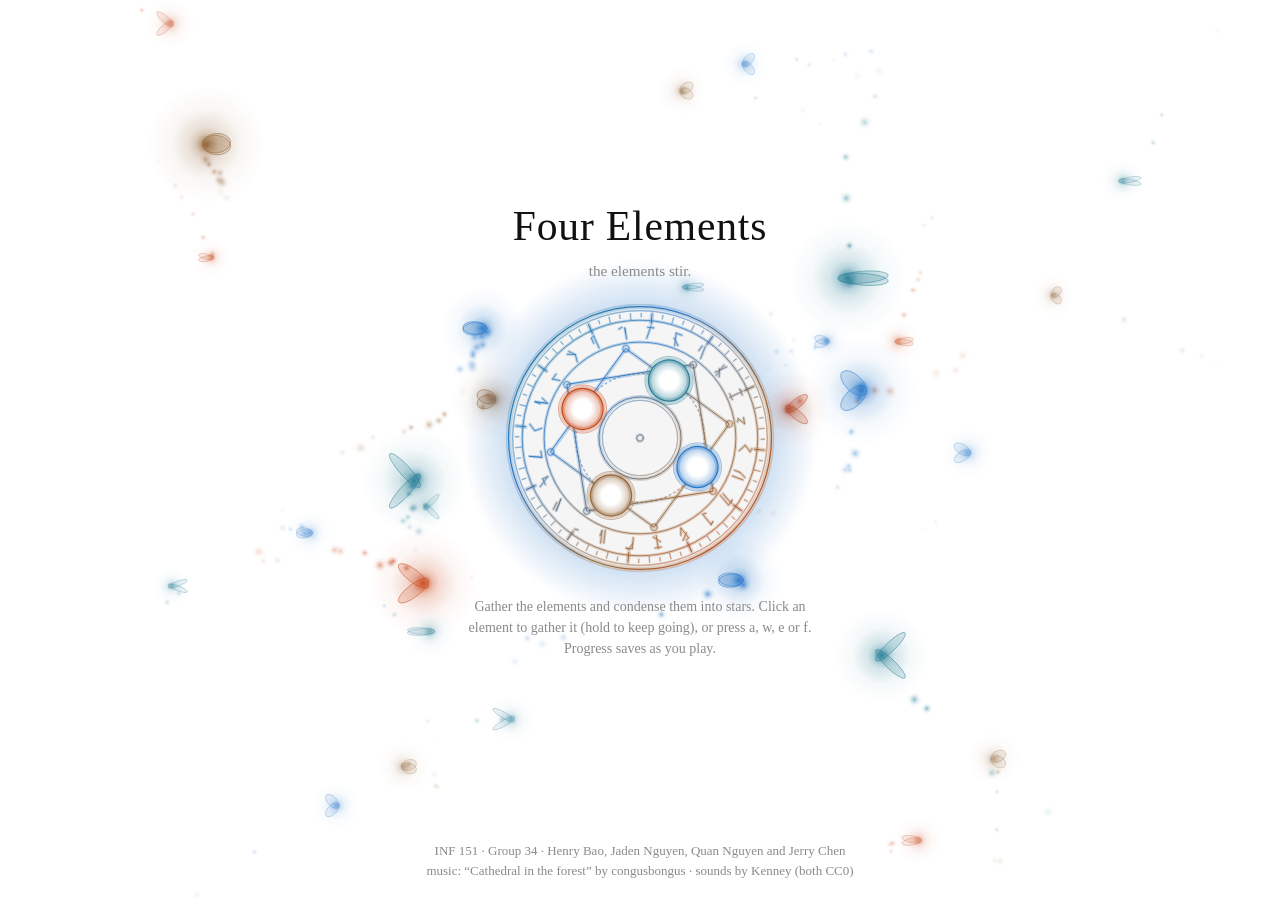
<file: four-elements/index.html>
<!doctype html>
<html lang="en">
<head>
<meta charset="utf-8">
<meta name="viewport" content="width=device-width, initial-scale=1">
<title>Four Elements</title>
<link rel="stylesheet" href="css/style.css">
<style>
  /* launch page: reuses the game's colours and fonts so light/dark mode match */
  body { min-height: 100vh; box-sizing: border-box; display: flex; flex-direction: column; align-items: center; padding: 20px; }
  .home { flex: 1; display: flex; flex-direction: column; align-items: center; justify-content: center; gap: 28px; text-align: center; }
  .home h1 { margin: 0; font-size: 2.6em; font-weight: normal; letter-spacing: .02em; }
  .home .sub { margin: -16px 0 0; color: var(--muted); font-size: 0.95em; }
  .menu { display: flex; flex-direction: column; align-items: center; gap: 12px; }
  .play {
    font: inherit; color: var(--fg); background: var(--bg); text-decoration: none;
    border: 1px solid var(--line); padding: 8px 0; width: 9em; text-align: center; cursor: pointer;
    transition: box-shadow .2s ease, background .2s ease;
  }
  .play.quiet { border-color: color-mix(in srgb, var(--line) 40%, var(--bg)); color: var(--dim); }
  .play:hover { background: var(--hover); text-decoration: underline; box-shadow: 0 0 14px -3px var(--fg); }
  .play:focus-visible { outline: 2px solid var(--fg); outline-offset: 2px; }
  .play:active { transform: translateY(1px); }
  .saved { margin: 0; color: var(--muted); font-size: 0.8125em; }
  .menu .confirm { display: flex; gap: 10px; align-items: baseline; font-size: 0.875em; }
  .hint { margin: 0; color: var(--muted); font-size: 0.875em; max-width: 26em; line-height: 1.5; }
  .credits { margin: 0; color: var(--muted); font-size: 0.8125em; text-align: center; line-height: 1.5; }

  /* the red circle for a returning player: erases the save, after a question */
  :root { --reset: #c4271f; }
  @media (prefers-color-scheme: dark) { :root:not([data-theme="light"]) { --reset: #ff6b5e; } }
  :root[data-theme="dark"] { --reset: #ff6b5e; }
  .reset { position: fixed; right: 18px; bottom: 14px; z-index: 4; display: flex; flex-direction: column; align-items: flex-end; gap: 10px; transition: opacity .5s ease; }
  .reset-btn { position: relative; width: 64px; height: 64px; padding: 0; border: 0; border-radius: 50%; background: none; cursor: pointer; -webkit-tap-highlight-color: transparent; }
  .reset-btn::before { content: ""; position: absolute; inset: -14px; border-radius: 50%; pointer-events: none; opacity: 0; transition: opacity .25s ease;
    background: radial-gradient(circle, color-mix(in srgb, var(--reset) 38%, transparent) 0, transparent 68%); }
  .reset-btn canvas { position: relative; display: block; width: 100%; height: 100%; opacity: .78; transition: opacity .25s ease; animation: rspin 70s linear infinite; }
  .reset-btn:hover::before, .reset-btn:focus-visible::before, .reset-btn[aria-expanded="true"]::before { opacity: 1; }
  .reset-btn:hover canvas, .reset-btn:focus-visible canvas, .reset-btn[aria-expanded="true"] canvas { opacity: 1; }
  .reset-btn:focus-visible { outline: 2px solid var(--fg); outline-offset: 2px; }
  @keyframes rspin { to { transform: rotate(360deg); } }
  .reset-ask { box-sizing: border-box; max-width: 17em; padding: 10px 14px; border: 1px solid var(--reset); background: var(--bg); font-size: 0.875em; line-height: 1.45; animation: pop .25s ease-out; }
  .reset-ask p { margin: 0 0 6px; }
  .reset-ask .btns { display: flex; gap: 14px; }
  body.playing .reset, body.fading .reset { opacity: 0; pointer-events: none; }
  @media (max-width: 760px) { body.has-reset { padding-bottom: 88px; } }

  /* ================= opening sequence ================= */
  html.playing, body.playing { overflow: hidden; }
  .home, .credits { position: relative; z-index: 3; }
  .home > :not(.menu), .menu > :not(#play), .credits { transition: opacity .5s ease; }
  body.fading .home > :not(.menu), body.fading .menu > :not(#play), body.fading .credits, body.fading #fae { opacity: 0; }

  canvas.layer { position: fixed; inset: 0; width: 100%; height: 100%; display: block; pointer-events: none; }
  #fae { z-index: 1; transition: opacity .5s ease; }
  #sigil { z-index: 2; transition: opacity .9s ease; }
  #sigil.out { opacity: 0; }
  #fx { z-index: 5; }
  #flood { z-index: 40; display: none; }                      /* shown only while the element floods the screen */

  /* the play link is the magic circle: a round, invisible hit area laid over the drawing */
  #play { position: relative; box-sizing: border-box; width: 200px; height: 200px; padding: 0; border: 0; border-radius: 50%; background: none; box-shadow: none;
    display: block; font-size: 0; color: transparent; text-shadow: none; -webkit-tap-highlight-color: transparent; }
  #play:hover { background: none; box-shadow: none; text-decoration: none; }
  #play:active { transform: none; }
  #play:focus-visible { outline: 2px solid var(--fg); outline-offset: 4px; }

  /* dialog bubble, centred in the hole */
  .dialog { position: fixed; inset: 0; z-index: 7; display: grid; place-items: center; pointer-events: none; }
  .bubble { --c: var(--fg); font: inherit; font-size: clamp(.95rem, 2.2vw, 1.6rem); color: var(--fg); background: var(--bg); border: 1px solid var(--c); border-radius: 1.4em; padding: .6em 1.3em; width: max-content; max-width: min(84vw, 20em); line-height: 1.3; text-align: center; cursor: pointer; opacity: 0; pointer-events: none; box-shadow: 0 0 24px -6px var(--c); position: relative; will-change: transform, opacity; -webkit-tap-highlight-color: transparent; }
  .bubble::after { content: ""; position: absolute; inset: -4px; border-radius: inherit; box-shadow: 0 0 44px 4px var(--c); opacity: 0; pointer-events: none; }
  .bubble:hover { background: color-mix(in srgb, var(--c) 14%, var(--bg)); }
  .bubble:focus-visible { outline: 2px solid var(--fg); outline-offset: 4px; }
  .bubble.show { opacity: 1; pointer-events: auto; animation: pop .5s ease-out, bob 3.6s ease-in-out .5s infinite; }
  .bubble.show.burst { pointer-events: none; animation: burst .7s ease-out forwards; }
  .bubble.show.burst::after { animation: flash .7s ease-out forwards; }
  @keyframes pop { from { opacity: 0; transform: scale(.8); } to { opacity: 1; transform: scale(1); } }
  @keyframes bob { 0%, 100% { transform: translateY(0); } 50% { transform: translateY(-6px); } }
  @keyframes burst { 0% { opacity: 1; transform: scale(1); } 30% { opacity: 1; transform: scale(1.12); } 100% { opacity: 0; transform: scale(1.5); } }
  @keyframes flash { 0% { opacity: 0; } 30% { opacity: 1; } 100% { opacity: 0; } }

  /* the four elements, one per hole */
  #stage { position: fixed; inset: 0; z-index: 6; pointer-events: none; }
  .elbtn { --c: var(--fg); position: fixed; left: 0; top: 0; padding: 0; border: 0; background: none; border-radius: 50%; cursor: pointer; color: var(--c); display: grid; place-items: center; opacity: 0; pointer-events: none; transform: translate(-50%, -50%); transition: opacity .9s ease, transform .9s ease; -webkit-tap-highlight-color: transparent; }
  .elbtn::before { content: ""; position: absolute; inset: -30%; border-radius: 50%; pointer-events: none; opacity: .85; transition: opacity .6s ease;
    background: radial-gradient(circle, color-mix(in srgb, var(--c) 34%, transparent) 0, transparent 66%); }
  .elbtn.on { opacity: 1; will-change: translate, opacity; }
  .elbtn.live { pointer-events: auto; }
  .elbtn.live:hover, .elbtn:focus-visible { transform: translate(-50%, -50%) scale(1.14); transition-duration: .25s; }
  .elbtn:focus-visible { outline: 2px solid var(--fg); outline-offset: 4px; }
  .elbtn svg { position: relative; width: 76%; height: 76%; overflow: visible; }
  .elbtn.air svg { animation: sway 3s ease-in-out infinite alternate; }
  .elbtn.water svg { animation: bobv 2.6s ease-in-out infinite alternate; }
  .elbtn.fire svg { animation: flick 1.3s steps(1, end) infinite; }
  @keyframes sway { from { transform: translateX(-2px); } to { transform: translateX(3px); } }
  @keyframes bobv { from { transform: translateY(-2px); } to { transform: translateY(2px); } }
  @keyframes flick { 0% { opacity: 1; } 18% { opacity: .78; } 34% { opacity: 1; } 55% { opacity: .85; } 72% { opacity: 1; } 88% { opacity: .8; } }
  .elbtn.on.off { opacity: 0; transition-duration: .6s; pointer-events: none; }
  .elbtn.on.chosen { transform: translate(-50%, -50%) scale(1.7); pointer-events: none; transition-duration: 1.1s; }
  .elbtn.on.chosen::before { opacity: 1; }

  /* "Choose an element:" */
  .choose { position: fixed; left: 50%; top: 0; z-index: 6; transform: translate(-50%, -100%); width: max-content; max-width: 90vw; text-align: center; opacity: 0; pointer-events: none; transition: opacity 1s ease; }
  .choose.on { opacity: 1; }
  .choose h2 { margin: 0; font-size: 1.6em; font-weight: normal; color: var(--fg); }
  .choose .cap { min-height: 1.5em; margin-top: 4px; font-style: italic; }

  /* leaving */
  #veil { position: fixed; inset: 0; z-index: 50; background: var(--bg); opacity: 0; pointer-events: none; transition: opacity 1s ease; }
  #veil.on { opacity: 1; pointer-events: auto; }
</style>
</head>
<body>
  <canvas id="fae" class="layer" aria-hidden="true"></canvas>
  <canvas id="sigil" class="layer" aria-hidden="true"></canvas>

  <main class="home">
    <h1>Four Elements</h1>
    <p class="sub">the elements stir.</p>
    <div class="menu">
      <a class="play" id="play" href="game.html" aria-label="play">play.</a>
      <p class="saved" id="saved" hidden></p>
    </div>
    <p class="hint">Gather the elements and condense them into stars. Click an element to gather it (hold to keep going), or press a, w, e or f. Progress saves as you play.</p>
  </main>
  <p class="credits">INF 151 · Group 34 · Henry Bao, Jaden Nguyen, Quan Nguyen and Jerry Chen<br>music: “Cathedral in the forest” by congusbongus · sounds by Kenney (both CC0)</p>

  <div class="reset" id="reset-wrap" hidden>
    <div class="reset-ask" id="reset-ask" role="alertdialog" aria-labelledby="reset-q" hidden>
      <p id="reset-q">delete all progress and start over?</p>
      <div class="btns"><button class="link" id="reset-yes" type="button">yes.</button><button class="link" id="reset-no" type="button">no.</button></div>
    </div>
    <button class="reset-btn" id="reset-btn" type="button" aria-label="reset all progress" aria-expanded="false"><canvas id="reset-c" aria-hidden="true"></canvas></button>
  </div>

  <canvas id="fx" class="layer" aria-hidden="true"></canvas>
  <div id="stage"></div>
  <div class="choose" id="choose"><h2>Choose an element:</h2><div class="cap" id="caption" aria-live="polite"></div></div>
  <div class="dialog"><button class="bubble" id="bubble" type="button"></button></div>
  <canvas id="flood" class="layer" aria-hidden="true"></canvas>
  <div id="veil"></div>

<script src="js/config.js"></script>
<script>
  // What the home page knows about the player: the element they chose first, and (when the game's save can be read) the time played.
  // The home page keeps its own copy of the element (HOME_KEY), because the game page is a different file and some browsers
  // do not share storage between files opened from disk. The game hands the element over in the address (?el=air) when the
  // player comes back with "back." and "?reset=1" when they restart there.
  (function () {
    const HOME_KEY = 'four-elements-home-v1', ids = ['air', 'water', 'earth', 'fire'];
    const q = new URLSearchParams(location.search);
    let el = null, played = null;
    try {
      if (q.get('reset')) { localStorage.removeItem(HOME_KEY); localStorage.removeItem(FE.SAVE_KEY); sessionStorage.removeItem('fe-chosen'); }
      else if (ids.includes(q.get('el'))) localStorage.setItem(HOME_KEY, q.get('el'));
    } catch (e) {}
    if (q.has('el') || q.has('reset')) { try { history.replaceState(null, '', location.pathname); } catch (e) {} }
    try {
      const sv = JSON.parse(localStorage.getItem(FE.SAVE_KEY));
      if (sv && ids.includes(sv.cur)) { el = sv.cur; played = Math.floor(sv.played || 0); localStorage.setItem(HOME_KEY, el); }
    } catch (e) {}
    if (!el) { try { const h = localStorage.getItem(HOME_KEY); if (ids.includes(h)) el = h; } catch (e) {} }
    window.FEHome = { key: HOME_KEY, el };
    if (!el) return;
    // a returning player: "play." becomes "continue."; the circle and the red reset circle are set up by the script below
    FE.$('play').textContent = 'continue.'; FE.$('play').setAttribute('aria-label', 'continue');
    FE.$('saved').textContent = played == null ? el : `${el} \u00b7 ${Math.floor(played / 60)}:${String(played % 60).padStart(2, '0')} played`;
    FE.$('saved').hidden = false;
  })();
</script>

<script>
/* The opening sequence. Standalone: it only uses the game's CSS variables, never the game's FE modules, so it does not
 * touch the game's save hash.
 *
 * Phases: home (fae + magic circle) -> pulse -> zoom into hole 1 -> four dialog bubbles (the circle turns a quarter
 * each time) -> circle settles in the middle -> air, fire, water, earth appear -> choose one -> it engulfs the screen
 * -> game.html.
 *
 * One "camera" object C drives the circle: centre (cx, cy), scale s, spin rot, plus the angles of the hole ring and
 * the two decoration rings. The holes sit at hole angle = rot + ring + i*90 (clockwise from north). Hole i is
 * air, water, earth, fire for i = 0..3, so when rot + ring is a multiple of 360 they are north, east, south, west.
 */
(() => {
'use strict';
const $ = id => document.getElementById(id);
const TAU = Math.PI * 2;
const ids = ['air', 'water', 'earth', 'fire'];            // hole order, clockwise from north
const OUT = 96, HOLE_R = 47, HOLE_RAD = 15;                // circle units: outer radius, hole orbit radius, hole radius
const LINES = ['The world has been destroyed', 'Gather the elements', 'Find your lost power', 'Rebuild the world'];
const clamp = (v, a, b) => Math.min(b, Math.max(a, v));
const lerp = (a, b, t) => a + (b - a) * t;
const rand = (a, b) => b === undefined ? Math.random() * a : a + Math.random() * (b - a);
let aborted = false;
const wait = ms => new Promise(r => setTimeout(() => { if (!aborted) r(); }, ms));

// ---- easing ----
function bez(x1, y1, x2, y2) {
  const cx = 3 * x1, bx = 3 * (x2 - x1) - cx, ax = 1 - cx - bx;
  const cy = 3 * y1, by = 3 * (y2 - y1) - cy, ay = 1 - cy - by;
  const X = t => ((ax * t + bx) * t + cx) * t, Y = t => ((ay * t + by) * t + cy) * t, dX = t => (3 * ax * t + 2 * bx) * t + cx;
  return x => {
    if (x <= 0) return 0;
    if (x >= 1) return 1;
    let t = x;
    for (let i = 0; i < 8; i++) { const d = X(t) - x; if (Math.abs(d) < 1e-5) break; const s = dX(t); if (Math.abs(s) < 1e-6) break; t -= d / s; }
    if (t < 0 || t > 1) { let lo = 0, hi = 1; t = x; for (let i = 0; i < 24; i++) { if (X(t) < x) lo = t; else hi = t; t = (lo + hi) / 2; } }
    return Y(t);
  };
}
const easeIO = bez(.65, 0, .35, 1);
const easeOut = p => 1 - Math.pow(1 - p, 3);
const easeIn = p => p * p;

function tween(ms, fn) {
  return new Promise(res => {
    const t0 = performance.now();
    const step = now => {
      if (aborted) return;                                  // never resolves: the sequence just stops
      const p = Math.min(1, (now - t0) / ms);
      fn(p);
      if (p < 1) requestAnimationFrame(step); else res();
    };
    requestAnimationFrame(step);
  });
}

// ---- colours (read from the game's CSS, so light and dark mode match) ----
const mq = matchMedia('(prefers-color-scheme: dark)');
const isDark = () => { const t = document.documentElement.dataset.theme; return t === 'dark' || (t !== 'light' && mq.matches); };
const PAL = {};
function readPal() {
  const cs = getComputedStyle(document.documentElement);
  ids.forEach(id => { PAL[id] = cs.getPropertyValue('--' + id).trim(); PAL[id + 'I'] = cs.getPropertyValue('--' + id + '-ink').trim() || PAL[id]; });
  PAL.reset = cs.getPropertyValue('--reset').trim() || '#c4271f';
  PAL.bg = cs.getPropertyValue('--bg').trim() || '#ffffff'; PAL.fg = cs.getPropertyValue('--fg').trim() || '#111111';
  PAL.disc = blend(PAL.bg, PAL.fg, .04);                       // the circle's face: the page colour, a touch toward the text colour
}
const pc = id => isDark() ? PAL[id] : PAL[id + 'I'];
const rgbOf = c => {
  c = String(c).trim();
  if (c[0] === '#') { if (c.length === 4) c = '#' + c[1] + c[1] + c[2] + c[2] + c[3] + c[3]; return [parseInt(c.slice(1, 3), 16), parseInt(c.slice(3, 5), 16), parseInt(c.slice(5, 7), 16)]; }
  const m = c.match(/\d+(\.\d+)?/g); return m ? m.slice(0, 3).map(Number) : [255, 255, 255];
};
const rgba = (c, a) => { const [r, g, b] = rgbOf(c); return `rgba(${r},${g},${b},${a})`; };
const blend = (a, b, t) => { const A = rgbOf(a), B = rgbOf(b); return `rgb(${A.map((v, i) => Math.round(lerp(v, B[i], t))).join(',')})`; };
const mix = (c, f) => { const t = f > 0 ? 255 : 0, k = Math.abs(f); return '#' + rgbOf(c).map(v => Math.round(lerp(v, t, k)).toString(16).padStart(2, '0')).join(''); };
const hs = (i, k) => { const v = Math.sin(i * 127.1 + k * 311.7) * 43758.5453; return v - Math.floor(v); };   // stable pseudo-random

// ---- screen, canvases ----
let W = innerWidth, H = innerHeight, dpr = 1, fdpr = 1;
let dprCap = 2, quality = 0;                                   // quality drops (smaller canvases, no glow pass) if the device cannot keep up; see watchPerf
const faeC = $('fae'), fxC = $('fx'), flC = $('flood'), sigC = $('sigil');
const fa = faeC.getContext('2d'), fc = fxC.getContext('2d'), fl = flC.getContext('2d'), sg = sigC.getContext('2d');
const btn = $('play'), bubble = $('bubble');

// ---- the camera ----
const C = { cx: 0, cy: 0, s: 1, rot: 0, ring: 0, d1: 0, d2: 0, hover: 0, breath: 1, boost: 0 };
const homeR = () => clamp(Math.min(W, H) * 0.17, 80, 130);
// the circle sits where the play link sits in the page; once the sequence starts that spot is frozen
let frozen = null;
const poseHome = () => {
  if (frozen) return frozen;
  const r = btn.getBoundingClientRect();
  return { cx: r.left + r.width / 2, cy: r.top + r.height / 2, s: homeR() / OUT };
};
const poseZoom = () => ({ cx: 0, cy: 0, s: Math.hypot(W / 2, H / 2) / HOLE_R });
const poseCenter = () => { const R = Math.min(W * 0.42, H * 0.36); return { cx: W / 2, cy: H / 2, s: R / OUT }; };
const poseChoose = () => { const p = poseCenter(); p.cy += H * 0.06; return p; };
const zoomAngle = () => Math.atan2(W / 2, -H / 2) * 180 / Math.PI;     // direction from the top-left corner to the screen centre
const zoomRot = i => { const base = zoomAngle() - C.ring - i * 90; return base + 360 * Math.round((C.rot - base) / 360); };
let curHole = 0, rest = null, phase = 'home';
const setRest = fn => { rest = fn; Object.assign(C, fn()); };
const holePos = (i, c = C) => { const a = (c.rot + c.ring + i * 90) * Math.PI / 180; return { x: c.cx + c.s * HOLE_R * Math.sin(a), y: c.cy - c.s * HOLE_R * Math.cos(a) }; };

async function move({ to, rot, ms, ease, rotEase }) {
  rest = null;
  const f = { cx: C.cx, cy: C.cy, s: C.s, rot: C.rot };
  await tween(ms, p => {
    const t = to(), e = ease(p);
    C.cx = lerp(f.cx, t.cx, e); C.cy = lerp(f.cy, t.cy, e); C.s = f.s * Math.pow(t.s / f.s, e);
    if (rot != null) C.rot = lerp(f.rot, rot, (rotEase || ease)(p));
  });
  Object.assign(C, to());
  if (rot != null) C.rot = rot;
}

// ---- the magic circle: drawn on a canvas, in circle units under one camera transform, so lines stay crisp at any zoom.
// (It used to be an SVG. At full zoom the browser re-rasterised ~200 huge strokes and a dozen opacity groups every frame.
// Here the shapes are built once as Path2D objects and each frame is a handful of stroke calls.) ----
const pol = (a, r) => [Math.sin(a) * r, -Math.cos(a) * r];
const circle = (r, cx = 0, cy = 0) => { const p = new Path2D(); p.moveTo(cx + r, cy); p.arc(cx, cy, r, 0, TAU); return p; };
const segs = list => { const p = new Path2D(); for (const [u, v] of list) { p.moveTo(u[0], u[1]); p.lineTo(v[0], v[1]); } return p; };
// a layer is a list of [path, line width, dash]
const L0 = [[circle(96), .9], [circle(93), .3]];                           // outer rings (still)
const L1 = [];                                                             // tick band and rune band (turns slowly)
{
  const fine = [], bold = [];
  for (let k = 0; k < 72; k++) {
    const a = k * 5 * Math.PI / 180, long = k % 6 === 0, len = long ? 7 : (k % 2 ? 2.5 : 4);
    (long ? bold : fine).push([pol(a, 91), pol(a, 91 - len)]);
  }
  let seed = 7; const rng = () => { seed = (seed + 0x6D2B79F5) | 0; let t = Math.imul(seed ^ (seed >>> 15), 1 | seed); t = (t + Math.imul(t ^ (t >>> 7), 61 | t)) ^ t; return ((t ^ (t >>> 14)) >>> 0) / 4294967296; };
  const GP = [[-2.2, -4], [2.2, -4], [-2.2, 0], [2.2, 0], [-2.2, 4], [2.2, 4], [0, -4.8], [0, 4.8]];
  const runes = [];
  for (let k = 0; k < 24; k++) {
    const a = k * 15 * Math.PI / 180, pt = ([u, v]) => { const [x, y] = pol(a, 77 + v); return [x + Math.cos(a) * u, y + Math.sin(a) * u]; };
    for (let j = 0, n = 3 + Math.floor(rng() * 2); j < n; j++) {
      const p = GP[Math.floor(rng() * 8)], q = GP[Math.floor(rng() * 8)];
      if (p === q) continue;
      runes.push([pt(p), pt(q)]);
    }
  }
  L1.push([segs(fine), .3], [segs(bold), .7], [circle(86), .5], [circle(70), .5], [segs(runes), .5]);
}
const L2 = [];                                                             // two squares (an eight-pointed star), the orbit track and the core (turns the other way)
{
  const sqA = [45, 135, 225, 315], sqB = [0, 90, 180, 270];
  const square = arr => { const p = new Path2D(); arr.forEach((deg, j) => { const [x, y] = pol(deg * Math.PI / 180, 66); j ? p.lineTo(x, y) : p.moveTo(x, y); }); p.closePath(); return p; };
  L2.push([square(sqA), .6], [square(sqB), .6]);
  const nodes = new Path2D();
  [...sqA, ...sqB].forEach(deg => { const [x, y] = pol(deg * Math.PI / 180, 66); nodes.addPath(circle(2.4, x, y)); });
  L2.push([nodes, .4], [circle(HOLE_R), .3, [1.2, 2.4]], [circle(30), .6], [circle(27.5), .25]);
}
const L2dot = L2.concat([[circle(2.4), .5]]);                              // the centre dot, left out when a symbol sits there
const holeShape = circle(HOLE_RAD), holeRing = circle(HOLE_RAD + 2.6), faceShape = circle(OUT + 1), auraShape = circle(130);

// A returning player (there is a save) sees the circle in the colour of the element they chose first, with its symbol in the middle.
let tint = FEHome.el && ids.includes(FEHome.el) ? FEHome.el : null, symbol = null;
const symbolPaths = () => symbol || (symbol = [...ICON[tint].matchAll(/<path d="([^"]+)"[^>]*?stroke-width="([\d.]+)"/g)].map(m => [new Path2D(m[1]), +m[2]]));

let T = 0, sigOn = true;
const sigPrev = new Array(11).fill(NaN);
function renderSigil() {
  if (!sigOn) return;
  const sc = C.s * (1 + C.breath * (0.012 * Math.sin(T * 1.7) + 0.04 * C.hover));
  const cur = [C.cx, C.cy, sc, C.rot, C.ring, C.d1, C.d2, C.breath, C.hover, C.boost, dpr];
  // redraw when the circle moved; when it is only resting, the slow glow shimmer is redrawn a few times a second
  let moved = false;
  for (let i = 0; i < cur.length; i++) if (Math.abs(cur[i] - sigPrev[i]) > 1e-4 || sigPrev[i] !== sigPrev[i]) { moved = true; break; }
  if (!moved && T - sigPrev.t < .16) return;
  for (let i = 0; i < cur.length; i++) sigPrev[i] = cur[i];
  sigPrev.t = T;

  const ink = tint ? ids.map(() => pc(tint)) : ids.map(pc), glowOn = quality < 2 && sc < 5, ctx = sg;      // magnified past ~5x the glow is invisible and costs the most to draw
  const g = clamp(.22 + .07 * Math.sin(T * 2.1) + .3 * C.hover * C.breath + .5 * C.boost, 0, 1);
  ctx.setTransform(1, 0, 0, 1, 0, 0);
  ctx.clearRect(0, 0, sigC.width, sigC.height);
  ctx.setTransform(dpr, 0, 0, dpr, 0, 0);
  ctx.translate(C.cx, C.cy); ctx.rotate(C.rot * Math.PI / 180); ctx.scale(sc, sc);

  const w = ink[1], ag = ctx.createRadialGradient(0, 0, 0, 0, 0, 130);        // the faint blue aura
  ag.addColorStop(0, rgba(w, 0)); ag.addColorStop(.6, rgba(w, 0)); ag.addColorStop(.74, rgba(w, .3)); ag.addColorStop(1, rgba(w, 0));
  ctx.globalAlpha = clamp(.75 + C.boost + .4 * C.hover, 0, 1); ctx.fillStyle = ag; ctx.fill(auraShape);
  ctx.globalAlpha = 1; ctx.fillStyle = PAL.disc; ctx.fill(faceShape);

  const grad = ctx.createLinearGradient(-OUT, -OUT, OUT, OUT);                // one colour sweep across the whole circle
  ink.forEach((c, k) => grad.addColorStop(k / 3, c));
  ctx.strokeStyle = grad; ctx.lineCap = 'round'; ctx.lineJoin = 'round';
  const pass = list => {
    if (glowOn) {                                                            // a wide, faint copy underneath = the glow
      ctx.globalAlpha = g;
      for (const [p, lw, dash] of list) { ctx.lineWidth = lw * 4.5; ctx.setLineDash(dash || []); ctx.stroke(p); }
      ctx.globalAlpha = 1;
    }
    for (const [p, lw, dash] of list) { ctx.lineWidth = lw; ctx.setLineDash(dash || []); ctx.stroke(p); }
    ctx.setLineDash([]);
  };
  pass(L0);
  ctx.save(); ctx.rotate(C.d1 * Math.PI / 180); pass(L1); ctx.restore();
  ctx.save(); ctx.rotate(C.d2 * Math.PI / 180); pass(tint ? L2 : L2dot); ctx.restore();
  if (tint) {                                                                  // the element's symbol, upright in the middle
    const sp = symbolPaths(), k = 1.55;
    ctx.save(); ctx.translate(-12 * k, -12 * k); ctx.scale(k, k); ctx.strokeStyle = ink[0];
    if (glowOn) { ctx.globalAlpha = g; for (const [p, lw] of sp) { ctx.lineWidth = lw * 3.5; ctx.stroke(p); } ctx.globalAlpha = 1; }
    for (const [p, lw] of sp) { ctx.lineWidth = lw; ctx.stroke(p); }
    ctx.restore();
  }

  ctx.save(); ctx.rotate(C.ring * Math.PI / 180);                             // the four holes, orbiting the centre
  ids.forEach((id, i) => {
    ctx.save(); ctx.rotate(i * Math.PI / 2); ctx.translate(0, -HOLE_R);
    ctx.fillStyle = PAL.bg; ctx.fill(holeShape);
    const hg = ctx.createRadialGradient(0, 0, 0, 0, 0, HOLE_RAD);
    hg.addColorStop(0, rgba(ink[i], 0)); hg.addColorStop(.45, rgba(ink[i], 0)); hg.addColorStop(1, rgba(ink[i], .45));
    ctx.fillStyle = hg; ctx.fill(holeShape);
    ctx.strokeStyle = ink[i];
    if (glowOn) { ctx.globalAlpha = g; ctx.lineWidth = 4; ctx.stroke(holeShape); ctx.globalAlpha = 1; }
    ctx.lineWidth = .9; ctx.stroke(holeShape);
    ctx.lineWidth = .3; ctx.stroke(holeRing);
    ctx.restore();
  });
  ctx.restore();
}

// ---- glow sprites (cheap soft light for fae, sparks and effects) ----
const spr = {};
function sprite(c) {
  if (spr[c]) return spr[c];
  const k = document.createElement('canvas'); k.width = k.height = 64;
  const g = k.getContext('2d'), gr = g.createRadialGradient(32, 32, 0, 32, 32, 32);
  gr.addColorStop(0, rgba(c, 1)); gr.addColorStop(.25, rgba(c, .55)); gr.addColorStop(.6, rgba(c, .12)); gr.addColorStop(1, rgba(c, 0));
  g.fillStyle = gr; g.fillRect(0, 0, 64, 64);
  return (spr[c] = k);
}
function glow(ctx, x, y, r, c, a) { if (a <= 0) return; ctx.globalAlpha = Math.min(1, a); ctx.drawImage(sprite(c), x - r, y - r, r * 2, r * 2); ctx.globalAlpha = 1; }

// ---- fae: two layers of little elemental sprites. The front layer is larger and brighter. ----
let faeOn = true, faeCleared = false;
const fae = [], sparks = [];
const WING = { air: [3.4, .8], water: [2.3, 1.2], earth: [1.9, 1.3], fire: [2.7, .9] };   // wing length, width (in body radii)
function mkFae(front, i) {
  return { el: ids[i % 4], front, x: rand(W), y: rand(H), vx: 0, vy: 0, tx: rand(W), ty: rand(H), tt: rand(2),
    r: front ? rand(5, 7.5) : rand(2.8, 4.2), ph: rand(TAU), fl: rand(10, 15), k: front ? 1 : .6 };
}
function spawnFae() {
  fae.length = 0;
  const nb = clamp(Math.round(W * H / 55000), 12, 28), nf = clamp(Math.round(W * H / 120000), 6, 14);
  for (let i = 0; i < nb; i++) fae.push(mkFae(false, i));      // back layer first, so the front layer draws over it
  for (let i = 0; i < nf; i++) fae.push(mkFae(true, i));
}
function fitFae(ow, oh) {                                        // the window changed size (windowed <-> fullscreen): spread the fae over the new area
  const sx = W / ow, sy = H / oh;
  for (const f of fae) { f.x *= sx; f.tx *= sx; f.y *= sy; f.ty *= sy; }
  for (const p of sparks) { p.x *= sx; p.y *= sy; }
  const nb = clamp(Math.round(W * H / 55000), 12, 28), nf = clamp(Math.round(W * H / 120000), 6, 14);
  let b = fae.filter(f => !f.front).length, fr = fae.length - b;
  for (; b < nb; b++) fae.unshift(mkFae(false, b));
  for (; fr < nf; fr++) fae.push(mkFae(true, fr));
  while (b > nb) { fae.splice(fae.findIndex(f => !f.front), 1); b--; }
  while (fr > nf) { fae.splice(fae.findIndex(f => f.front), 1); fr--; }
}
function updateFae(dt) {
  for (const f of fae) {
    f.tt -= dt;
    if (f.tt <= 0) { f.tt = rand(1.6, 4); f.tx = clamp(f.x + rand(-1, 1) * W * .25, -20, W + 20); f.ty = clamp(f.y + rand(-1, 1) * H * .25, -20, H + 20); }
    const k = .9 * f.k;
    f.vx += ((f.tx - f.x) * k - f.vx * 1.6) * dt;
    f.vy += ((f.ty - f.y) * k - f.vy * 1.6) * dt;
    f.x += f.vx * dt; f.y += f.vy * dt + Math.sin(T * 2.3 + f.ph) * 10 * dt;
    if (Math.random() < dt * (f.front ? 9 : 4) * (quality > 1 || !orbitOn ? .4 : 1)) {   // fewer sparks once the pulse has started
      const o = { x: f.x + rand(-1, 1) * f.r, y: f.y + rand(-1, 1) * f.r, el: f.el, age: 0, life: rand(.8, 1.4), r: f.front ? rand(1.5, 2.6) : rand(1, 1.8), a: f.front ? 1 : .55, vx: 0, vy: 0 };
      if (f.el === 'air') { o.vx = rand(-12, 12); o.vy = rand(-12, 12); }
      else if (f.el === 'water') { o.vx = rand(-6, 6); o.vy = rand(14, 44); }
      else if (f.el === 'earth') { o.vx = rand(-6, 6); o.vy = rand(6, 26); }
      else { o.vx = rand(-10, 10); o.vy = -rand(24, 60); }
      sparks.push(o);
    }
  }
  for (let i = sparks.length - 1; i >= 0; i--) { const p = sparks[i]; p.age += dt; if (p.age >= p.life) { sparks.splice(i, 1); continue; } p.x += p.vx * dt; p.y += p.vy * dt; }
}
function drawFae() {
  const dark = isDark();
  fa.clearRect(0, 0, W, H);
  fa.globalCompositeOperation = dark ? 'lighter' : 'source-over';
  for (const p of sparks) glow(fa, p.x, p.y, p.r * 3.2, pc(p.el), (1 - p.age / p.life) * p.a * (dark ? .9 : .7));
  for (const f of fae) {
    const c = pc(f.el), a = f.front ? 1 : .5, [wl, ww] = WING[f.el];
    glow(fa, f.x, f.y, f.r * (f.front ? 8 : 6.5), c, (dark ? .6 : .4) * a);
    const flap = Math.sin(T * f.fl + f.ph), face = f.vx < 0 ? -1 : 1;
    fa.save(); fa.translate(f.x, f.y); fa.scale(face, 1);
    fa.fillStyle = rgba(dark ? '#ffffff' : c, (dark ? .22 : .18) * a); fa.strokeStyle = rgba(c, .6 * a); fa.lineWidth = .8;
    for (const s of [-1, 1]) {
      fa.save(); fa.rotate(s * (.45 + .4 * flap));
      fa.beginPath(); fa.ellipse(-f.r * wl * .5 - f.r * .4, 0, f.r * wl, f.r * ww, 0, 0, TAU); fa.fill(); fa.stroke();
      fa.restore();
    }
    fa.restore();
    glow(fa, f.x, f.y, f.r * 2.4, dark ? '#ffffff' : c, dark ? .95 * a : .9 * a);
  }
  fa.globalCompositeOperation = 'source-over';
}

// ---- effects canvas: pulses, element reveals, drifting particles ----
const fx = [], parts = [], idle = {};
function emit(o) { parts.push(Object.assign({ x: 0, y: 0, vx: 0, vy: 0, g: 0, life: 1, age: 0, r: 3, c: '#fff', a: 1, kind: 'dot' }, o)); }
function updParts(dt) {
  for (let i = parts.length - 1; i >= 0; i--) {
    const p = parts[i];
    p.age += dt;
    if (p.age >= p.life) { parts.splice(i, 1); continue; }
    p.vy += p.g * dt;
    if (p.hole != null) {                                         // idle particles follow their hole as the circle moves
      if (p.orb) { p.oa += p.ow * dt; p.rx = Math.cos(p.oa) * p.or; p.ry = Math.sin(p.oa) * p.or; }
      else { p.rx += p.vx * dt; p.ry += p.vy * dt; }
      const h = holePos(p.hole); p.x = h.x + p.rx; p.y = h.y + p.ry;
    } else { p.x += p.vx * dt; p.y += p.vy * dt; }
    const k = 1 - p.age / p.life;
    if (p.kind === 'drop') { fc.fillStyle = rgba(p.c, .95 * k); fc.beginPath(); fc.arc(p.x, p.y, p.r, 0, TAU); fc.fill(); }
    else if (p.kind === 'bubble') { fc.strokeStyle = rgba(p.c, .8 * k); fc.lineWidth = 1; fc.beginPath(); fc.arc(p.x, p.y, p.r, 0, TAU); fc.stroke(); }
    else glow(fc, p.x, p.y, p.r * 3, p.c, p.a * k);
  }
}
function idleEmit(dt) {
  for (const id in idle) {
    const o = idle[id];
    if (!o.on || Math.random() > dt * o.rate) continue;
    const i = ids.indexOf(id), hr = HOLE_RAD * C.s, sc = clamp(hr / 50, .5, 1.6), c = pc(id);
    if (id === 'air') emit({ hole: i, orb: true, oa: rand(TAU), ow: rand(1.5, 3) * (Math.random() < .5 ? -1 : 1), or: hr * rand(.55, 1), life: rand(1.2, 2.2), r: rand(1.2, 2.2) * sc, c, rx: 0, ry: 0 });
    else if (id === 'fire') emit({ hole: i, rx: rand(-.5, .5) * hr, ry: hr * rand(.2, .6), vx: rand(-8, 8) * sc, vy: -rand(30, 70) * sc, life: rand(.9, 1.6), r: rand(1.5, 2.8) * sc, c: Math.random() < .5 ? c : '#ffb347' });
    else if (id === 'water') emit({ hole: i, kind: 'bubble', rx: rand(-.6, .6) * hr, ry: hr * .7, vx: rand(-4, 4) * sc, vy: -rand(14, 30) * sc, life: rand(1.4, 2.4), r: rand(2, 4) * sc, c });
    else emit({ hole: i, rx: rand(-.7, .7) * hr, ry: -hr * rand(.1, .6), vx: rand(-3, 3) * sc, vy: rand(6, 18) * sc, life: rand(1.4, 2.4), r: rand(1.2, 2.4) * sc, c, a: .8 });
  }
}
function ring(x, y, r0, r1, dur, c, delay = 0, w = 3, sq = 1) {
  dur /= 1000;                                                  // callers pass ms; delay is in seconds
  let t = -delay;
  fx.push(dt => {
    t += dt; if (t < 0) return true;
    const p = t / dur; if (p >= 1) return false;
    const r = lerp(r0, r1, easeOut(p)), a = Math.pow(1 - p, 1.5);
    fc.beginPath(); fc.ellipse(x, y, r, r * sq, 0, 0, TAU);
    fc.strokeStyle = rgba(c, .28 * a); fc.lineWidth = w * 5 * (1 - p * .5); fc.stroke();
    fc.strokeStyle = rgba(c, a); fc.lineWidth = w * (1 - p * .5); fc.stroke();
    return true;
  });
}

// air: currents gather into a swirl
function airSwirl(x, y, hr) {
  const c = pc('air'), ps = [], dur = 1.5; let t = 0;
  for (let i = 0; i < 50; i++) ps.push({ a: rand(TAU), r: hr * rand(1.4, 3.4), w: rand(3, 6), len: rand(.5, 1.3), d: rand(0, .55), lw: rand(1, 2.6) });
  fx.push(dt => {
    t += dt;
    fc.lineCap = 'round';
    for (const p of ps) {
      const tt = t - p.d; if (tt < 0) continue;
      const k = Math.min(1, tt / (dur - .5)), r = lerp(p.r, hr * .1, k * k), a = p.a + p.w * tt * (1 + 2 * k);
      fc.strokeStyle = rgba(c, Math.sin(k * Math.PI) * .9); fc.lineWidth = p.lw;
      fc.beginPath(); fc.arc(x, y, r, a - p.len, a); fc.stroke();
    }
    glow(fc, x, y, hr * 1.6 * easeIn(Math.min(1, t / dur)), c, .55 * Math.min(1, t / dur) * (t > dur ? Math.max(0, 1 - (t - dur) / .4) : 1));
    return t < dur + .4;
  });
}
// fire: a flicker of tongues, with embers
function fireFlicker(x, y, hr) {
  const c = pc('fire'), dur = 1.7, sc = clamp(hr / 50, .5, 1.8); let t = 0, nt = 0, f = 1, jit = [1, 1, 1];
  fx.push(dt => {
    t += dt; nt -= dt;
    if (nt <= 0) { f = .45 + Math.random() * .55; nt = .05 + Math.random() * .07; jit = jit.map(() => .65 + Math.random() * .6); }
    const env = Math.min(1, t / .35) * (t > dur - .5 ? Math.max(0, (dur - t) / .5) : 1);
    glow(fc, x, y, hr * (1.5 + .7 * f), c, .75 * env * f);
    const base = y + hr * .55;
    [[c, 1, .55], ['#ffb347', .72, .8], ['#ffe08a', .45, .9]].forEach(([col, k, al]) => {
      fc.fillStyle = rgba(col, al * env);
      [[-.38, 0], [0, 1], [.38, 2]].forEach(([ox, j]) => {
        const h = hr * (j === 1 ? 1.35 : .95) * jit[j] * k * (.7 + .5 * f), w = hr * .3 * k, bx = x + ox * hr;
        fc.beginPath(); fc.moveTo(bx - w, base); fc.quadraticCurveTo(bx - w * .6, base - h * .4, bx + (jit[j] - 1) * hr * .2, base - h); fc.quadraticCurveTo(bx + w * .6, base - h * .4, bx + w, base); fc.closePath(); fc.fill();
      });
    });
    if (t < .9 && Math.random() < dt * 50) emit({ x: x + rand(-.5, .5) * hr, y: y + hr * .3, vx: rand(-30, 30) * sc, vy: -rand(60, 160) * sc, life: rand(.6, 1.2), r: rand(1.5, 3) * sc, c: '#ffb347' });
    return t < dur;
  });
}
// water: a splash, with ripples
function waterSplash(x, y, hr) {
  const c = pc('water'), sc = clamp(hr / 50, .5, 1.8); let t = 0;
  [0, .12, .26].forEach(d => ring(x, y + hr * .45, hr * .2, hr * 1.5, 1100, c, d, 2.5, .38));
  for (let i = 0; i < 30; i++) {
    const a = -Math.PI / 2 + rand(-1, 1) * .95, sp = rand(140, 340) * sc;
    emit({ kind: 'drop', x: x + rand(-.15, .15) * hr, y: y + hr * .35, vx: Math.cos(a) * sp * .7, vy: Math.sin(a) * sp, g: 700 * sc, life: rand(.8, 1.3), r: rand(1.5, 3.4) * sc, c: isDark() ? '#9ccdf9' : c });
  }
  fx.push(dt => { t += dt; glow(fc, x, y + hr * .3, hr * 1.8, c, .6 * Math.max(0, 1 - t / .45)); return t < .45; });
}
// earth: a crack opens and rocks rise out of it
function earthRocks(x, y, hr) {
  const c = pc('earth'), yb = y + hr * .5, dur = 2.2, rocks = [], pts = []; let t = 0;
  for (let i = 0; i <= 9; i++) pts.push([x + (i / 9 - .5) * hr * 1.9, yb + (i % 2 ? 1 : -1) * rand(.02, .12) * hr]);
  for (let i = 0; i < 7; i++) rocks.push({ x: x + ((i + .5) / 7 - .5) * hr * 1.5 + rand(-.06, .06) * hr, rr: hr * rand(.16, .27), rise: hr * rand(.55, 1.15), st: .25 + rand(.6), du: rand(.7, 1), a0: rand(TAU), rv: rand(-1.5, 1.5),
    v: Array.from({ length: 6 }, () => rand(.7, 1.1)), shade: rand(-.15, .15), fired: false });
  fx.push(dt => {
    t += dt;
    const fade = t > dur - .5 ? Math.max(0, (dur - t) / .5) : 1;
    fc.save(); fc.globalCompositeOperation = 'source-over'; fc.globalAlpha = fade; fc.lineCap = 'round'; fc.lineJoin = 'round';
    const n = Math.floor(Math.min(1, t / .45) * (pts.length - 1)) + 1;
    [[c, 4], ['#3a2614', 1.8]].forEach(([col, w]) => { fc.strokeStyle = col; fc.lineWidth = w; fc.beginPath(); pts.slice(0, n).forEach(([px, py], i) => i ? fc.lineTo(px, py) : fc.moveTo(px, py)); fc.stroke(); });
    fc.save(); fc.beginPath(); fc.rect(x - hr * 2.2, y - hr * 3, hr * 4.4, yb + 1 - (y - hr * 3)); fc.clip();
    for (const r of rocks) {
      const tt = t - r.st; if (tt < 0) continue;
      if (!r.fired) { r.fired = true; for (let k = 0; k < 6; k++) emit({ x: r.x + rand(-1, 1) * r.rr, y: yb, vx: rand(-30, 30), vy: -rand(10, 50), life: rand(.6, 1.1), r: rand(3, 6), c, a: .5 }); }
      const e = easeOut(Math.min(1, tt / r.du)), cy = lerp(yb + r.rr * 1.3, yb - r.rise, e);
      fc.fillStyle = mix(c, r.shade); fc.strokeStyle = mix(c, -.45); fc.lineWidth = 1.2;
      fc.beginPath();
      r.v.forEach((k, i) => { const a = r.a0 + r.rv * tt + i / 6 * TAU, px = r.x + Math.cos(a) * r.rr * k, py = cy + Math.sin(a) * r.rr * k; i ? fc.lineTo(px, py) : fc.moveTo(px, py); });
      fc.closePath(); fc.fill(); fc.stroke();
    }
    fc.restore(); fc.restore();
    return t < dur;
  });
}

// ---- element buttons, one per hole ----
const ICON = {
  air:   '<path d="M3 9h11a3 3 0 1 0-3-3M3 14h15a3 3 0 1 1-3 3M3 19h7" fill="none" stroke="currentColor" stroke-width="1.8" stroke-linecap="round" stroke-linejoin="round"/>',
  water: '<path d="M12 3C9 7.5 5.5 11 5.5 15a6.5 6.5 0 0 0 13 0C18.5 11 15 7.5 12 3z" fill="none" stroke="currentColor" stroke-width="1.8" stroke-linejoin="round"/><path d="M9 15.5a3 3 0 0 0 2.5 2.5" fill="none" stroke="currentColor" stroke-width="1.6" stroke-linecap="round"/>',
  earth: '<path d="M2.5 19.5 9 7.5l4 7 2.5-3.5 6 8.5z" fill="none" stroke="currentColor" stroke-width="1.8" stroke-linejoin="round"/><path d="M9 7.5l1.6 2.4" fill="none" stroke="currentColor" stroke-width="1.6" stroke-linecap="round"/>',
  fire:  '<path d="M12 2.5c.6 3-1.8 4.6-3.4 7C7 12 6 13.5 6 15.5a6 6 0 0 0 12 0c0-2.6-1.3-4.2-2.6-5.7-.3 1.5-1 2.4-2 2.9.5-3.8-.3-7-1.4-10.2z" fill="none" stroke="currentColor" stroke-width="1.8" stroke-linejoin="round"/>'
};
const els = {}, caption = $('caption');
let live = false, chosen = null;
ids.forEach((id, i) => {
  const b = document.createElement('button');
  b.className = 'elbtn ' + id; b.type = 'button'; b.setAttribute('aria-label', id);
  b.style.setProperty('--c', `var(--${id}-ink)`);
  b.innerHTML = `<svg viewBox="0 0 24 24" aria-hidden="true">${ICON[id]}</svg>`;
  $('stage').appendChild(b);
  els[id] = { b, i, show: false };
  b.addEventListener('click', () => pick(id));
  const hint = on => { if (!live || chosen) return; caption.textContent = on ? id : ''; caption.style.color = `var(--${id}-ink)`; };
  b.addEventListener('pointerenter', () => hint(true)); b.addEventListener('pointerleave', () => hint(false));
  b.addEventListener('focus', () => hint(true)); b.addEventListener('blur', () => hint(false));
});
const HAS_TRANSLATE = typeof CSS !== 'undefined' && CSS.supports && CSS.supports('translate', '1px 1px');
function placeEls() {                                           // runs every frame: only the compositor-friendly `translate` changes
  const d = Math.max(44, HOLE_RAD * C.s * 2), ds = d.toFixed(0) + 'px';
  for (const id of ids) {
    const e = els[id]; if (!e.show) continue;
    const p = holePos(e.i), st = e.b.style, t = p.x.toFixed(1) + 'px ' + p.y.toFixed(1) + 'px';
    if (e.d !== ds) { e.d = ds; st.width = st.height = ds; }
    if (e.t !== t) {
      e.t = t;
      if (HAS_TRANSLATE) st.translate = t; else { st.left = p.x.toFixed(1) + 'px'; st.top = p.y.toFixed(1) + 'px'; }
    }
  }
}
function placeChoose() { const p = poseChoose(); $('choose').style.top = Math.max(40, p.cy - OUT * p.s - 14) + 'px'; }

const REVEAL = { air: [airSwirl, 900], fire: [fireFlicker, 650], water: [waterSplash, 500], earth: [earthRocks, 1100] };
function reveal(id) {
  const e = els[id], p = holePos(e.i), hr = HOLE_RAD * C.s, [fn, delay] = REVEAL[id];
  fn(p.x, p.y, hr);
  setTimeout(() => { if (aborted) return; e.show = true; placeEls(); e.b.classList.add('on'); idle[id] = { on: true, rate: id === 'fire' ? 10 : 7 }; }, delay);
}

// ---- engulfing the screen (drawn on the flood canvas, with the chosen element's own character) ----
const FLOOD = {
  air(x, y, R, e, t) {                                            // pale wind, spiralling outward
    const amp = .035 * (1 - e);
    fl.beginPath();
    for (let i = 0; i <= 120; i++) { const a = i / 120 * TAU, r = R * (1 + amp * Math.sin(6 * a + t * 5)); i ? fl.lineTo(x + Math.cos(a) * r, y + Math.sin(a) * r) : fl.moveTo(x + Math.cos(a) * r, y + Math.sin(a) * r); }
    const g = fl.createRadialGradient(x, y, 0, x, y, Math.max(1, R)); g.addColorStop(0, '#e9f6fc'); g.addColorStop(1, PAL.air);
    fl.fillStyle = g; fl.fill(); fl.lineCap = 'round';
    for (let i = 0; i < 46; i++) {
      const r = R * (.15 + .8 * hs(i, 1)), a0 = hs(i, 2) * TAU + t * (1.4 + hs(i, 3) * 2.2) * (i % 2 ? 1 : -.7);
      fl.strokeStyle = `rgba(255,255,255,${.25 + .35 * hs(i, 5)})`; fl.lineWidth = 1.5 + 3.5 * hs(i, 6);
      fl.beginPath(); fl.arc(x, y, r, a0, a0 + .5 + hs(i, 4) * 1.2); fl.stroke();
    }
  },
  fire(x, y, R, e, t) {                                           // layered flames, the core burning out to orange
    const amp = .16 * (1 - e * .9);
    [['#c93a12', 0, 1], [PAL.fire, .1, 1], ['#ffd36b', .24, 1 - e * e * e]].forEach(([col, inset, al], k) => {
      const Rk = R * (1 - inset * (1 - e));
      fl.globalAlpha = Math.max(0, al); fl.fillStyle = col; fl.beginPath();
      for (let i = 0; i <= 160; i++) {
        const a = i / 160 * TAU, n = Math.sin(7 * a + t * 9 + k * 2) * .5 + Math.sin(13 * a - t * 12 + k) * .35 + Math.abs(Math.sin(21 * a + t * 15)) * .5, r = Rk * (1 + amp * (n - .2));
        i ? fl.lineTo(x + Math.cos(a) * r, y + Math.sin(a) * r) : fl.moveTo(x + Math.cos(a) * r, y + Math.sin(a) * r);
      }
      fl.fill();
    });
    fl.globalAlpha = 1;
  },
  water(x, y, R, e, t) {                                          // a tide rising from below, with a wavy surface
    const A = 22;
    [['#a9d4fa', 0], ['#6fb0f0', 26], [PAL.water, 52]].forEach(([col, off], j) => {
      const top = lerp(H + A + off, -A - 70, e);
      fl.fillStyle = col; fl.beginPath(); fl.moveTo(0, H + 10);
      for (let px = 0; px <= W + 12; px += 12) fl.lineTo(px, top + A * Math.sin(px * .012 + t * 3 + j * 1.7) + A * .5 * Math.sin(px * .027 - t * 2.2 + j * 2.3));
      fl.lineTo(W + 12, H + 10); fl.closePath(); fl.fill();
    });
  },
  earth(x, y, R, e, t) {                                          // a crumbling mass with a rocky edge, cracks running through it
    const K = 26, amp = .18 * (1 - e), poly = Rk => { fl.beginPath(); for (let i = 0; i < K; i++) { const a = i / K * TAU, r = Rk * (1 + amp * (hs(i, 7) * 2 - 1)); i ? fl.lineTo(x + Math.cos(a) * r, y + Math.sin(a) * r) : fl.moveTo(x + Math.cos(a) * r, y + Math.sin(a) * r); } fl.closePath(); };
    fl.fillStyle = '#5b3d22'; poly(R); fl.fill();
    fl.fillStyle = PAL.earth; poly(R * (.94 + .06 * e)); fl.fill();
    fl.strokeStyle = `rgba(58,38,20,${.55 * (1 - e)})`; fl.lineWidth = 3; fl.lineJoin = 'round';
    for (let i = 0; i < 10; i++) {
      const a = i / 10 * TAU + hs(i, 8) * .4; fl.beginPath(); fl.moveTo(x, y);
      for (let j = 1; j <= 14; j++) { const aa = a + (hs(i * 31 + j, 9) - .5) * .18, r = R * .92 * (j / 14) * Math.min(1, e * 1.6); fl.lineTo(x + Math.cos(aa) * r, y + Math.sin(aa) * r); }
      fl.stroke();
    }
    if (e < .97) for (let i = 0; i < 36; i++) {
      const a = hs(i, 10) * TAU, r = R * (.96 + .06 * hs(i, 11)), sz = 10 + 22 * hs(i, 12), px = x + Math.cos(a) * r, py = y + Math.sin(a) * r;
      fl.fillStyle = mix(PAL.earth, -.25 + .3 * hs(i, 13)); fl.beginPath();
      for (let v = 0; v < 5; v++) { const aa = t * (hs(i, 14) - .5) * 3 + v / 5 * TAU; v ? fl.lineTo(px + Math.cos(aa) * sz * (.7 + .4 * hs(i + v, 15)), py + Math.sin(aa) * sz * (.7 + .4 * hs(i + v, 15))) : fl.moveTo(px + Math.cos(aa) * sz, py + Math.sin(aa) * sz); }
      fl.fill();
    }
  }
};
function flood(id, x, y) {
  const maxR = Math.hypot(Math.max(x, W - x), Math.max(y, H - y)) * 1.15, ms = 2600;
  return tween(ms, p => { const e = easeIO(p); fl.clearRect(0, 0, W, H); FLOOD[id](x, y, maxR * e, e, p * ms / 1000); }).then(() => { fl.fillStyle = PAL[id]; fl.fillRect(0, 0, W, H); });
}

// ---- leaving ----
let leaving = false;
function leave(ms, url) {
  if (leaving) return; leaving = true; aborted = true;
  bubble.classList.remove('show', 'burst');
  $('veil').classList.add('on');
  setTimeout(() => { location.href = url || 'game.html'; }, ms);
}

// ---- the sequence ----
let started = false, orbitOn = true, hoverT = 0;
const hasSave = () => !!FEHome.el;                                     // a returning player: the menu script above found their element

function showBubble(text, i) {
  return new Promise(res => {
    bubble.textContent = text; bubble.style.setProperty('--c', `var(--${ids[i]}-ink)`);
    bubble.classList.remove('burst'); bubble.classList.add('show'); bubble.focus({ preventScroll: true });
    const on = () => {
      bubble.removeEventListener('click', on);
      bubble.classList.add('burst');
      setTimeout(() => bubble.classList.remove('show', 'burst'), 700);
      res();
    };
    bubble.addEventListener('click', on);
  });
}

// the pulse: one ring per element, from the circle
function pulse() {
  const p = poseHome(), R = homeR();
  C.boost = 1; orbitOn = false; hoverT = 0;
  ids.forEach((id, k) => ring(p.cx, p.cy, R * .9, R * 3.8, 1500, pc(tint || id), k * .22, 3));
}

// "continue." with a save: no spinning. A pulse, then the chosen element floods the screen from the circle, then the game.
async function resume() {
  started = true; frozen = poseHome(); btn.style.pointerEvents = 'none';
  document.documentElement.classList.add('playing'); document.body.classList.add('playing');
  const p = frozen, id = tint || 'air';
  pulse();
  document.body.classList.add('fading');                                                     // the title, fae and buttons fade; the circle stays
  await wait(800);
  flC.style.display = 'block';
  await flood(id, p.cx, p.cy);
  sigOn = false; sigC.style.display = 'none';
  await wait(150);
  leave(1050, 'game.html?el=' + id);                                                        // continuing: the game uses its own save, the element is only a fallback
}

async function play() {
  if (started) return;
  if (hasSave()) return resume();
  started = true; tint = null;                                                               // a new game: the circle is plain again
  try { sessionStorage.removeItem('fe-chosen'); localStorage.removeItem(FEHome.key); } catch (e) {}                                 // a choice left over from an earlier run must not leak into this one
  frozen = poseHome();                                                                       // pin the circle where the link was, then lock the page
  document.documentElement.classList.add('playing'); document.body.classList.add('playing');
  btn.style.pointerEvents = 'none';
  phase = 'pulse';
  pulse();
  const r0 = C.ring, a0 = C.d1, b0 = C.d2, rT = Math.ceil((r0 + 40) / 90) * 90, aT = Math.ceil((a0 + 20) / 90) * 90, bT = Math.floor((b0 - 30) / 90) * 90;
  tween(1700, t => { const e = easeOut(t); C.ring = lerp(r0, rT, e); C.d1 = lerp(a0, aT, e); C.d2 = lerp(b0, bT, e); C.breath = 1 - e; });   // everything settles to a symmetric pose
  await wait(2250);                                                                          // after the pulse has fully faded...
  document.body.classList.add('fading');                                                     // ...everything but the circle goes
  await wait(700);
  faeOn = false; btn.style.visibility = 'hidden';                                            // (the fae canvas is switched off in the frame loop)

  // spin up and magnify until the centre is in the top-left corner and hole 1 is in the middle of the screen
  phase = 'zoom';
  const base = zoomAngle() - C.ring, k = Math.ceil((base - (C.rot - 1080)) / 360), rotEnd = base - 360 * k;
  await move({ to: poseZoom, rot: rotEnd, ms: 5600, ease: bez(.45, 0, .12, 1), rotEase: bez(.6, 0, .1, 1) });
  const holeRest = () => Object.assign(poseZoom(), { rot: zoomRot(curHole) });
  curHole = 0; setRest(holeRest);

  // four bubbles, one per hole; each click turns the circle a quarter to the next hole
  phase = 'dialog';
  for (let i = 0; i < 4; i++) {
    await wait(i ? 450 : 1000);
    await showBubble(LINES[i], i);
    ring(W / 2, H / 2, 30, Math.min(W, H) * .5, 1000, pc(ids[i]), 0, 2.5);
    if (i < 3) {
      rest = null;
      const r1 = C.rot;
      await tween(1500, t => { C.rot = r1 - 90 * easeIO(t); });
      C.rot = r1 - 90; curHole = i + 1; setRest(holeRest);
    }
  }

  // settle in the middle, with the holes at the four compass points
  phase = 'settle';
  await wait(500);
  rest = null;
  const b2 = -C.ring, k2 = Math.floor((C.rot - 540 - b2) / 360), rotF = b2 + 360 * k2;
  await move({ to: poseCenter, rot: rotF, ms: 3400, ease: bez(.6, 0, .25, 1), rotEase: bez(.55, 0, .3, 1) });
  setRest(poseCenter);

  // air (north), fire (west), water (east), earth (south)
  phase = 'reveal';
  for (const id of ['air', 'fire', 'water', 'earth']) { reveal(id); await wait(1500); }
  await wait(600);

  // shift down, then ask
  await move({ to: poseChoose, ms: 1100, ease: bez(.5, 0, .2, 1) });
  setRest(poseChoose);
  phase = 'choose';
  placeChoose();
  $('choose').classList.add('on');
  live = true;
  ids.forEach(id => els[id].b.classList.add('live'));
}

async function pick(id) {
  if (!live || chosen) return;
  chosen = id; live = false; phase = 'leave';
  try { sessionStorage.setItem('fe-chosen', id); localStorage.setItem(FEHome.key, id); } catch (e) {}
  const p = holePos(els[id].i);
  ids.forEach(o => { els[o].b.classList.remove('live'); if (o !== id) { els[o].b.classList.add('off'); if (idle[o]) idle[o].on = false; } });
  els[id].b.classList.add('chosen');
  caption.textContent = '';
  $('choose').classList.remove('on');
  sigC.classList.add('out');
  setTimeout(() => { sigOn = false; sigC.style.display = 'none'; }, 1000);          // faded out: stop drawing it
  ring(p.x, p.y, 20, Math.min(W, H) * .35, 1200, pc(id), 0, 3);
  await wait(1200);
  flC.style.display = 'block';
  await flood(id, p.x, p.y);
  await wait(150);
  leave(1050, 'game.html?new=1&el=' + id);                                                   // a new game that starts with this element
}

// ---- input ----
btn.addEventListener('click', e => { if (e.ctrlKey || e.metaKey || e.shiftKey || e.button) return; e.preventDefault(); play(); });
btn.addEventListener('pointerenter', () => { if (!started) hoverT = 1; });
btn.addEventListener('pointerleave', () => { hoverT = 0; });
btn.addEventListener('focus', () => { if (!started) hoverT = 1; });
btn.addEventListener('blur', () => { hoverT = 0; });
document.addEventListener('keydown', e => {
  if (e.ctrlKey || e.metaKey || e.altKey || e.repeat || !live) return;
  const id = ids.find(x => x[0] === e.key.toLowerCase());
  if (id) { e.preventDefault(); pick(id); }
});
addEventListener('pageshow', e => { if (e.persisted) location.reload(); });

// ---- layout and the frame loop ----
function layoutHome() { if (!started) btn.style.width = btn.style.height = homeR() * 2 + 'px'; }
function resize() {
  const ow = W, oh = H;
  W = innerWidth; H = innerHeight; dpr = Math.min(dprCap, devicePixelRatio || 1); fdpr = Math.min(dpr, 1.25);   // the flood is big flat shapes, so it can be drawn smaller
  [faeC, fxC, sigC].forEach(c => { c.width = Math.round(W * dpr); c.height = Math.round(H * dpr); });
  flC.width = Math.round(W * fdpr); flC.height = Math.round(H * fdpr);
  [fa, fc].forEach(c => c.setTransform(dpr, 0, 0, dpr, 0, 0));
  fl.setTransform(fdpr, 0, 0, fdpr, 0, 0);
  sigPrev.fill(NaN);
  layoutHome();
  if (rest) Object.assign(C, rest());
  if (phase === 'choose') placeChoose();
  if (!fae.length) spawnFae(); else if (ow !== W || oh !== H) fitFae(ow, oh);
}
addEventListener('resize', resize);
mq.addEventListener('change', () => { readPal(); if (!$('reset-wrap').hidden) drawReset(); });

// ---- the red circle, bottom right (only when there is a save): erases it, after asking ----
const rWrap = $('reset-wrap'), rBtn = $('reset-btn'), rAsk = $('reset-ask'), rCan = $('reset-c');
function drawReset() {                                          // drawn once; the slow turning is a CSS animation
  const S = Math.round(64 * Math.min(3, devicePixelRatio || 1)), u = S / 100, col = PAL.reset;
  rCan.width = rCan.height = S;
  const c = rCan.getContext('2d');
  c.setTransform(u, 0, 0, u, S / 2, S / 2);
  c.strokeStyle = col; c.lineCap = 'round'; c.lineJoin = 'round'; c.shadowColor = col; c.shadowBlur = 5 * u;
  const ringAt = (r, w) => { c.lineWidth = w; c.beginPath(); c.arc(0, 0, r, 0, TAU); c.stroke(); };
  ringAt(47, 1.8); ringAt(43, .8);
  c.lineWidth = 1; c.beginPath();
  for (let k = 0; k < 24; k++) { const a = k * TAU / 24, r2 = k % 6 === 0 ? 36 : 39.5; c.moveTo(Math.sin(a) * 43, -Math.cos(a) * 43); c.lineTo(Math.sin(a) * r2, -Math.cos(a) * r2); }
  c.stroke();
  c.lineWidth = 1.4;
  for (const off of [0, Math.PI / 4]) {                          // two squares: an eight-pointed star
    c.beginPath();
    for (let k = 0; k < 4; k++) { const a = off + k * Math.PI / 2, x = Math.sin(a) * 33, y = -Math.cos(a) * 33; k ? c.lineTo(x, y) : c.moveTo(x, y); }
    c.closePath(); c.stroke();
  }
  ringAt(16, 1.6);
  c.lineWidth = 3; c.beginPath(); c.moveTo(-6.5, -6.5); c.lineTo(6.5, 6.5); c.moveTo(6.5, -6.5); c.lineTo(-6.5, 6.5); c.stroke();   // a cross at the centre
}
function initReset() {
  if (!hasSave()) return;
  rWrap.hidden = false; document.body.classList.add('has-reset'); drawReset();
  const ask = on => { rAsk.hidden = !on; rBtn.setAttribute('aria-expanded', String(on)); (on ? $('reset-no') : rBtn).focus(); };
  rBtn.addEventListener('click', () => ask(rAsk.hidden));
  $('reset-no').addEventListener('click', () => ask(false));
  $('reset-yes').addEventListener('click', () => {
    try { localStorage.removeItem(FE.SAVE_KEY); localStorage.removeItem(FEHome.key); sessionStorage.removeItem('fe-chosen'); } catch (e) {}
    location.reload();                                          // back to the home page of a new player
  });
  document.addEventListener('keydown', e => { if (e.key === 'Escape' && !rAsk.hidden) ask(false); });
}

// If frames keep taking too long (an older laptop, a software renderer), drop quality in two steps instead of stuttering:
// 1) draw the canvases at 1x, 2) skip the glow pass on the circle and halve the fae sparks.
let ema = 16.7, slow = 0;
function watchPerf(raw) {
  if (raw > 200 || T < 1.5) return;                             // a hidden tab or the first frames say nothing
  ema += (raw - ema) * .06;
  slow = ema > 26 ? slow + raw : 0;
  if (slow > 1500 && quality < 2) {
    quality++; slow = 0; ema = 16.7;
    if (quality === 1) { dprCap = 1; resize(); } else sigPrev.fill(NaN);
  }
}

let last = performance.now(), fcBusy = false;
function frame(now) {
  const raw = now - last, dt = Math.min(.05, raw / 1000); last = now; T += dt;
  watchPerf(raw);
  if (phase === 'home') Object.assign(C, poseHome());       // the circle follows its slot in the page (scrolling, resizing)
  if (orbitOn) { C.ring += 24 * dt; C.d1 += 5 * dt; C.d2 -= 8 * dt; }
  C.hover += (hoverT - C.hover) * Math.min(1, dt * 6);
  C.boost *= Math.exp(-dt * 1.3);
  renderSigil();
  if (faeOn) { updateFae(dt); drawFae(); }
  else if (!faeCleared) { fa.clearRect(0, 0, W, H); faeC.style.display = 'none'; faeCleared = true; }
  idleEmit(dt);
  const busy = fx.length > 0 || parts.length > 0;           // the effects canvas is only touched while something is on it
  if (busy || fcBusy) {
    fc.clearRect(0, 0, W, H);
    fc.globalCompositeOperation = isDark() ? 'lighter' : 'source-over';
    for (let i = fx.length - 1; i >= 0; i--) if (!fx[i](dt)) fx.splice(i, 1);
    updParts(dt);
    fc.globalCompositeOperation = 'source-over';
  }
  fcBusy = busy;
  placeEls();
  requestAnimationFrame(frame);
}

readPal();
initReset();
resize();
rest = poseHome;
Object.assign(C, poseHome());
requestAnimationFrame(frame);
})();
</script>
</body>
</html>
</file>
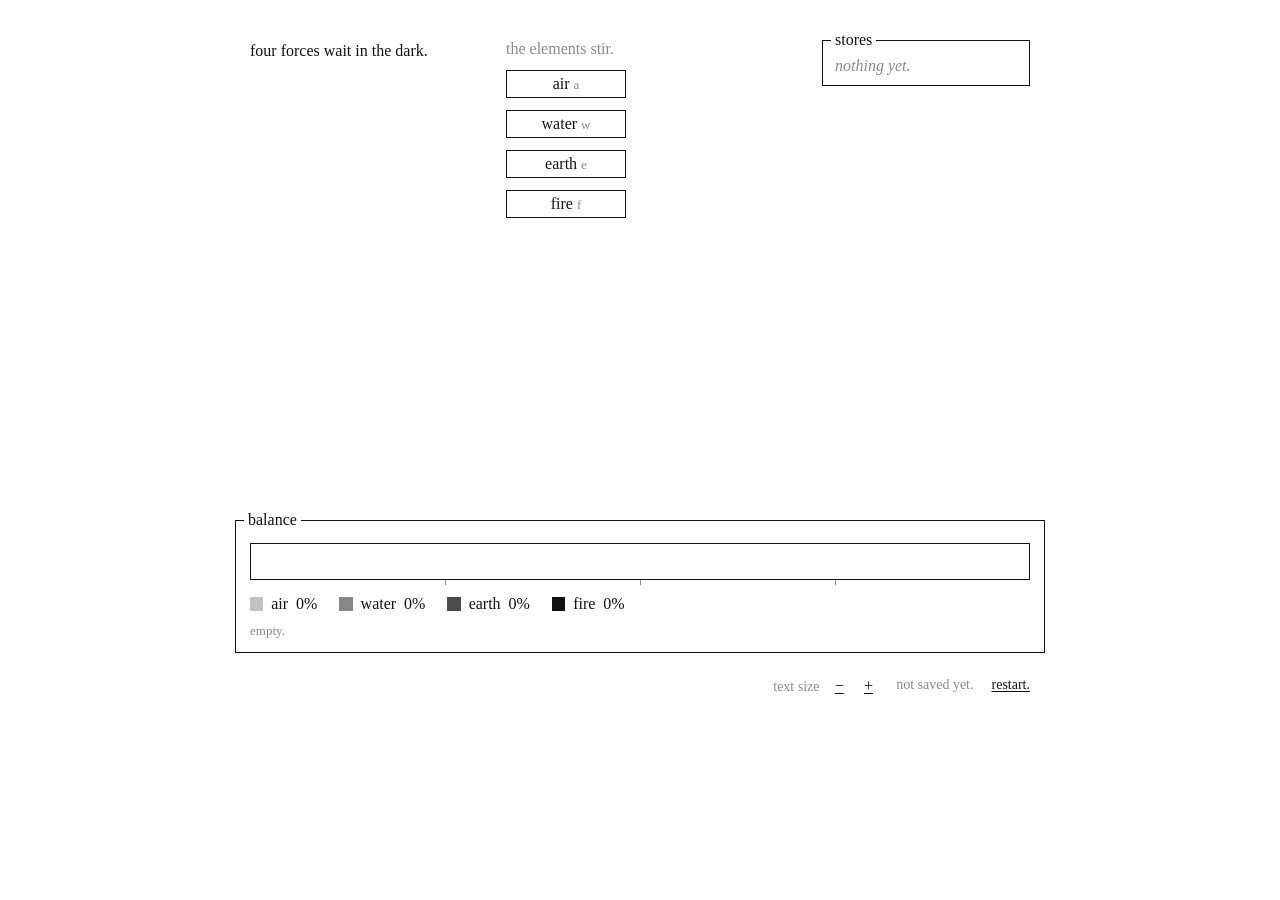
<file: Four Elements.html>
<!doctype html><html><head><meta charset=utf8><meta name=viewport content="width=device-width,initial-scale=1,viewport-fit=cover"><style>:root{color-scheme:light;box-sizing:border-box;padding-top:env(safe-area-inset-top,0px);padding-bottom:env(safe-area-inset-bottom,0px)}html{scroll-padding-top:env(safe-area-inset-top,0px)}body{margin:0;padding:0;font:14px -apple-system,BlinkMacSystemFont,sans-serif;background:#faf9f5;color:#141413}img{max-width:100%}[hidden]:not([hidden=until-found i]){display:none!important}</style></head><body>
<title>Four Elements</title>
<style>
/* Layout: A Dark Room three-column: fading log | actions and build | bordered stores and works boxes; quiet footer of text links */
:root {
  --bg: #ffffff;
  --fg: #111111;
  --muted: #8a8a8a;
  --line: #111111;
  --hover: #f0f0f0;
  --serif: "Times New Roman", Times, "Liberation Serif", serif;
}
@media (prefers-color-scheme: dark) {
  :root:not([data-theme="light"]) { --bg: #111111; --fg: #eeeeee; --muted: #6f6f6f; --line: #eeeeee; --hover: #222222; color-scheme: dark; }
}
:root[data-theme="dark"] { --bg: #111111; --fg: #eeeeee; --muted: #6f6f6f; --line: #eeeeee; --hover: #222222; color-scheme: dark; }

html, body { background: var(--bg); color: var(--fg); }
body { font-family: var(--serif); font-size: var(--fs, 16px); padding-block: 40px; padding-inline: 20px; }

.wrap { max-width: 780px; margin: 0 auto; display: grid; grid-template-columns: 14em 1fr 13em; gap: 32px; align-items: start; }

.log { position: relative; height: 440px; overflow: hidden; display: flex; flex-direction: column; gap: 10px; min-width: 0; }
.log::after { content: ""; position: absolute; left: 0; right: 0; bottom: 0; height: 60%; background: linear-gradient(to bottom, transparent, var(--bg)); pointer-events: none; }
.log p { margin: 0; line-height: 1.35; animation: fadein .6s ease; transform-origin: left center; }
@keyframes fadein { from { opacity: 0; } to { opacity: 1; } }

.actions { display: flex; flex-direction: column; gap: 12px; align-items: flex-start; }
.actions h1, .actions h2 { font-size: 1em; font-weight: normal; margin: 0; color: var(--muted); }
.actions h2 { margin-top: 16px; }
.stack { display: flex; flex-direction: column; gap: 12px; }

button.el {
  font: inherit; color: var(--fg); background: var(--bg);
  border: 1px solid var(--line); padding: 4px 0; width: 7.5em; text-align: center; cursor: pointer;
  user-select: none; -webkit-user-select: none; touch-action: manipulation;
}
button.el:hover:not(:disabled) { background: var(--hover); text-decoration: underline; }
button.el:focus-visible, button.link:focus-visible { outline: 2px solid var(--fg); outline-offset: 2px; }
button.el:active:not(:disabled) { transform: translateY(1px); }
button.el:disabled { color: var(--muted); border-color: var(--muted); cursor: default; }
.key { color: var(--muted); font-size: 0.8125em; margin-left: 4px; }

.build { display: flex; flex-direction: column; gap: 3px; animation: fadein .8s ease; }
.cost { font-size: 0.8125em; color: var(--muted); display: flex; flex-wrap: wrap; gap: 0 6px; align-items: baseline; }
.cost .have { color: var(--fg); }

button.link {
  font: inherit; font-size: inherit; color: var(--fg); background: none; border: 0; padding: 0;
  cursor: pointer; text-decoration: underline; text-underline-offset: 2px;
}
button.link:disabled { color: var(--muted); text-decoration: none; cursor: default; }

.side { display: flex; flex-direction: column; gap: 28px; }
.box { position: relative; border: 1px solid var(--line); padding: 16px 12px 10px; }
.box .label { position: absolute; top: -10px; left: 8px; background: var(--bg); padding: 0 4px; }
.row { display: grid; grid-template-columns: 1fr auto auto; gap: 10px; line-height: 1.6; }
.row .n { font-variant-numeric: tabular-nums; text-align: right; }
.row .rate { font-size: 0.8125em; color: var(--muted); font-variant-numeric: tabular-nums; min-width: 2.6em; text-align: right; }
.works .row { grid-template-columns: 1fr auto; }
.empty { color: var(--muted); font-style: italic; }
.drops { position: fixed; inset: 0; overflow: hidden; pointer-events: none; z-index: 10; }
.drop { position: absolute; width: 1.5em; height: 1.5em; color: var(--fg); will-change: transform, opacity; }
.drop svg { width: 100%; height: 100%; display: block; }
.tray { max-width: 780px; margin: 40px auto 0; padding: 22px 14px 12px; }
.bar { display: flex; height: 2.2em; border: 1px solid var(--line); overflow: hidden; }
.bar span { display: block; height: 100%; width: 0; background: var(--fg); border-right: 1px solid var(--bg); transition: width .25s ease; }
.bar span:last-child { border-right: 0; }
.ticks { position: relative; height: 5px; }
.ticks i { position: absolute; top: 0; height: 5px; border-left: 1px solid var(--muted); }
.legend { display: flex; flex-wrap: wrap; gap: 4px 22px; margin-top: 6px; }
.legend .row { display: flex; gap: 8px; align-items: center; }
.swatch { display: inline-block; width: 0.7em; height: 0.7em; border: 1px solid var(--line); background: var(--fg); }
.skew { color: var(--muted); font-size: 0.8125em; margin-top: 6px; min-height: 1.3em; }

.footer { max-width: 780px; margin: 24px auto 0; display: flex; flex-wrap: wrap; justify-content: flex-end; gap: 6px 18px; font-size: 0.875em; color: var(--muted); }
.footer .size { display: flex; gap: 10px; align-items: baseline; }
.footer .size button { font-size: 1.15em; min-width: 1.2em; }
.footer .confirm { color: var(--fg); display: flex; gap: 10px; }

@media (max-width: 680px) {
  .wrap { grid-template-columns: 1fr; gap: 24px; }
  .actions { order: 1; }
  .side { order: 2; }
  .log { order: 3; height: 200px; }
  .footer { justify-content: flex-start; }
  .key { display: none; }
}
@media (prefers-reduced-motion: reduce) { .log p, .build { animation: none; } .bar span { transition: none; } }
</style>

<div class="drops" id="drops" aria-hidden="true"></div>

<div class="wrap">
  <div class="log" id="log" aria-live="polite"></div>

  <div class="actions">
    <h1>the elements stir.</h1>
    <div class="stack" id="gather"></div>
    <h2 id="build-head" hidden>build:</h2>
    <div class="stack" id="builds"></div>
  </div>

  <div class="side">
    <div class="box">
      <span class="label">stores</span>
      <div class="empty" id="empty">nothing yet.</div>
      <div id="store-rows"></div>
    </div>
    <div class="box works" id="works-box" hidden>
      <span class="label">works</span>
      <div id="work-rows"></div>
    </div>
  </div>
</div>

<div class="tray box" id="balance-box">
  <span class="label">balance</span>
  <div class="bar" id="bar" role="img" aria-label="Share of each element"></div>
  <div class="ticks" aria-hidden="true"><i style="left:25%"></i><i style="left:50%"></i><i style="left:75%"></i></div>
  <div class="legend" id="legend"></div>
  <div class="skew" id="skew"></div>
</div>

<div class="footer">
  <span class="size">text size
    <button class="link" id="size-down" type="button" aria-label="Smaller text">&minus;</button>
    <button class="link" id="size-up" type="button" aria-label="Larger text">+</button>
  </span>
  <span id="save-status">not saved yet.</span>
  <span id="restart-wrap"><button class="link" id="restart-btn" type="button">restart.</button></span>
  <span class="confirm" id="restart-confirm" hidden>
    <span>lose everything?</span>
    <button class="link" id="restart-yes" type="button">yes.</button>
    <button class="link" id="restart-no" type="button">no.</button>
  </span>
</div>

<script>
(function () {
  // ---------------- data ----------------
  const ELEMENTS = [
    { id: 'air',   key: 'a' },
    { id: 'water', key: 'w' },
    { id: 'earth', key: 'e' },
    { id: 'fire',  key: 'f' }
  ];

  // Automation unlocks. Each costs two OTHER elements; every pair is unique,
  // and each element feeds exactly two builds. Tune numbers here.
  const BUILDS = [
    { id: 'hearth', name: 'hearth',     makes: 'fire',  rate: 1, cost: { earth: 10, air: 10 },
      msg: 'stone ringed against the draft. the hearth keeps its own fire now.' },
    { id: 'vent',   name: 'steam vent', makes: 'air',   rate: 1, cost: { fire: 10, water: 10 },
      msg: 'water hisses on the coals. steam rises, and the air thickens on its own.' },
    { id: 'silt',   name: 'silt bed',   makes: 'earth', rate: 1, cost: { water: 10, air: 10 },
      msg: 'wind and water lay the silt down, layer on layer.' },
    { id: 'spring', name: 'hot spring', makes: 'water', rate: 1, cost: { fire: 10, earth: 10 },
      msg: 'the warm ground splits. a spring wells up and does not stop.' }
  ];

  const LINES = {
    air:   ['a breeze moves through.', 'the air thins, then gathers.', 'wind whispers.'],
    water: ['water pools at your feet.', 'a drop falls.', 'the sound of rain.'],
    earth: ['the ground holds firm.', 'dust settles.', 'stone, cold and patient.'],
    fire:  ['a spark catches.', 'the fire is burning.', 'warmth, for a moment.']
  };

  const SAVE_KEY = 'four-elements-save-v1';
  const OFFLINE_CAP_S = 8 * 60 * 60;  // offline progress capped at 8 hours

  // ---------------- state ----------------
  function freshState() {
    return {
      counts: { air: 0, water: 0, earth: 0, fire: 0 },
      built: {}, revealed: {},
      clicked: {},          // element -> true after first manual gather
      unlocked: false,      // true once any two different elements have been gathered
      log: [],              // newest first, kept for save/restore
      savedAt: 0
    };
  }
  let state = freshState();

  const $ = id => document.getElementById(id);

  // ---------------- helpers ----------------
  function fmt(n) {
    n = Math.floor(n);
    if (n < 10000) return n.toLocaleString('en-US');
    const units = [['B', 1e9], ['M', 1e6], ['k', 1e3]];
    for (const [u, v] of units) if (n >= v) return (n / v).toFixed(n / v < 100 ? 1 : 0) + u;
    return String(n);
  }
  const affordable = b => Object.entries(b.cost).every(([k, v]) => state.counts[k] >= v);
  const rateOf = el => BUILDS.reduce((s, b) => s + (state.built[b.id] && b.makes === el ? b.rate : 0), 0);

  // ---------------- log ----------------
  const logEl = $('log');
  function drawLog() {
    logEl.replaceChildren(...state.log.map(t => { const p = document.createElement('p'); p.textContent = t; return p; }));
  }
  function note(text) {
    state.log.unshift(text);
    if (state.log.length > 14) state.log.length = 14;
    const p = document.createElement('p'); p.textContent = text;
    logEl.prepend(p);
    while (logEl.children.length > 14) logEl.lastChild.remove();
  }

  // ---------------- balance bar ----------------
  const SHADE = { air: 0.25, water: 0.5, earth: 0.75, fire: 1 };   // fill strength tells segments apart without color
  ELEMENTS.forEach(({ id }) => {
    const seg = document.createElement('span');
    seg.id = 'seg-' + id; seg.style.opacity = SHADE[id];
    $('bar').appendChild(seg);
    const row = document.createElement('div');
    row.className = 'row';
    row.innerHTML = `<span class="swatch" style="opacity:${SHADE[id]}"></span><span>${id}</span><span class="n" id="pct-${id}">0%</span>`;
    $('legend').appendChild(row);
  });

  // ---------------- static DOM ----------------
  ELEMENTS.forEach(({ id, key }) => {
    const btn = document.createElement('button');
    btn.className = 'el'; btn.id = 'btn-' + id; btn.type = 'button';
    btn.innerHTML = `${id}<span class="key" aria-hidden="true">${key}</span>`;
    btn.setAttribute('aria-keyshortcuts', key);
    btn.addEventListener('click', () => gather(id));
    $('gather').appendChild(btn);

    const row = document.createElement('div');
    row.className = 'row'; row.id = 'row-' + id; row.hidden = true;
    row.innerHTML = `<span>${id}</span><span class="n" id="n-${id}">0</span><span class="rate" id="r-${id}"></span>`;
    $('store-rows').appendChild(row);
  });

  BUILDS.forEach(b => {
    const wrap = document.createElement('div');
    wrap.className = 'build'; wrap.id = 'b-' + b.id; wrap.hidden = true;
    const btn = document.createElement('button');
    btn.className = 'el'; btn.id = 'btn-' + b.id; btn.type = 'button'; btn.textContent = b.name;
    btn.addEventListener('click', () => buy(b));
    const cost = document.createElement('div');
    cost.className = 'cost'; cost.id = 'c-' + b.id;
    const what = document.createElement('div');
    what.className = 'cost'; what.textContent = `makes ${b.rate} ${b.makes} a second`;
    wrap.append(btn, cost, what);
    $('builds').appendChild(wrap);

    const wrow = document.createElement('div');
    wrow.className = 'row'; wrow.id = 'w-' + b.id; wrow.hidden = true;
    wrow.innerHTML = `<span>${b.name}</span><span class="rate">+${b.rate} ${b.makes}/s</span>`;
    $('work-rows').appendChild(wrow);
  });


  // ---------------- falling icons ----------------
  const ICONS = {
    air:   '<path d="M3 9h11a3 3 0 1 0-3-3M3 14h15a3 3 0 1 1-3 3M3 19h7" fill="none" stroke="currentColor" stroke-width="1.8" stroke-linecap="round" stroke-linejoin="round"/>',
    water: '<path d="M12 3C9 7.5 5.5 11 5.5 15a6.5 6.5 0 0 0 13 0C18.5 11 15 7.5 12 3z" fill="none" stroke="currentColor" stroke-width="1.8" stroke-linejoin="round"/><path d="M9 15.5a3 3 0 0 0 2.5 2.5" fill="none" stroke="currentColor" stroke-width="1.6" stroke-linecap="round"/>',
    earth: '<path d="M2.5 19.5 9 7.5l4 7 2.5-3.5 6 8.5z" fill="none" stroke="currentColor" stroke-width="1.8" stroke-linejoin="round"/><path d="M9 7.5l1.6 2.4" fill="none" stroke="currentColor" stroke-width="1.6" stroke-linecap="round"/>',
    fire:  '<path d="M12 2.5c.6 3-1.8 4.6-3.4 7C7 12 6 13.5 6 15.5a6 6 0 0 0 12 0c0-2.6-1.3-4.2-2.6-5.7-.3 1.5-1 2.4-2 2.9.5-3.8-.3-7-1.4-10.2z" fill="none" stroke="currentColor" stroke-width="1.8" stroke-linejoin="round"/>'
  };
  const reduceMotion = window.matchMedia('(prefers-reduced-motion: reduce)');
  const MAX_DROPS = 40;
  let liveDrops = 0;
  function spawnDrop(k) {
    if (reduceMotion.matches || liveDrops >= MAX_DROPS || document.hidden) return;
    const btn = $('btn-' + k), bar = $('bar'), seg = $('seg-' + k);
    if (!btn || !bar) return;
    const r = btn.getBoundingClientRect(), br = bar.getBoundingClientRect(), sr = seg.getBoundingClientRect();
    const size = parseFloat(getComputedStyle(btn).fontSize) * 1.5;
    const el = document.createElement('span');
    el.className = 'drop';
    el.innerHTML = `<svg viewBox="0 0 24 24">${ICONS[k]}</svg>`;
    const x0 = r.left + r.width / 2 - size / 2 + (Math.random() - 0.5) * r.width * 0.5;
    const y0 = r.top + r.height * 0.4;
    // land inside the container, over this element's segment when it has one
    const tx = (sr.width > 6 ? sr.left + sr.width * (0.2 + Math.random() * 0.6) : br.left + br.width / 2) - size / 2;
    const ty = Math.min(br.top + br.height / 2, window.innerHeight - size) - size / 2;
    const dx = tx - x0, dy = Math.max(ty - y0, size * 2);
    el.style.left = x0 + 'px';
    el.style.top = y0 + 'px';
    $('drops').appendChild(el);
    liveDrops++;
    const anim = el.animate([
      { transform: 'translate(0,0) rotate(0deg) scale(.6)', opacity: 0 },
      { transform: `translate(${dx * 0.04}px,${dy * 0.04}px) rotate(8deg) scale(1)`, opacity: 1, offset: 0.1 },
      { transform: `translate(${dx * 0.9}px,${dy * 0.9}px) rotate(${dx > 0 ? 25 : -25}deg) scale(1)`, opacity: 1, offset: 0.9 },
      { transform: `translate(${dx}px,${dy}px) rotate(${dx > 0 ? 30 : -30}deg) scale(.35)`, opacity: 0 }
    ], { duration: 450 + Math.sqrt(dy) * 28, easing: 'cubic-bezier(.4,0,.9,.55)' });
    anim.onfinish = () => {
      el.remove(); liveDrops--;
      if (!reduceMotion.matches) bar.animate(
        [{ transform: 'translateY(0)' }, { transform: 'translateY(2px)' }, { transform: 'translateY(0)' }],
        { duration: 140 });
    };
    anim.oncancel = () => { el.remove(); liveDrops--; };
  }

  // ---------------- actions ----------------
  // One log update per click. Repeated clicks on the same element merge into one line with a
  // counter (so a spam never scrolls the log away), and that line animates on every click.
  let lastGather = null;
  const MERGE_MS = 1500, RAPID_MS = 300;
  function gather(k) {
    state.counts[k] += 1;
    state.clicked[k] = true;
    spawnDrop(k);

    const now = performance.now();
    const pool = LINES[k];
    const top = logEl.firstChild;
    if (lastGather && lastGather.k === k && lastGather.el === top && now - lastGather.t < MERGE_MS) {
      lastGather.count += 1;
      const base = pool[Math.floor(lastGather.count / 8) % pool.length];
      const text = `${base} \u00d7${lastGather.count}`;
      state.log[0] = text;
      top.textContent = text;
      const rapid = now - lastGather.t < RAPID_MS;
      lastGather.t = now;
      if (!reduceMotion.matches) {
        top.animate(
          rapid
            ? [{ transform: 'translateX(0) scale(1)' }, { transform: 'translateX(5px) scale(1.06)' }, { transform: 'translateX(0) scale(1)' }]
            : [{ transform: 'translateX(0)' }, { transform: 'translateX(3px)' }, { transform: 'translateX(0)' }],
          { duration: rapid ? 110 : 160, easing: 'ease-out' });
      }
    } else {
      note(pool[0]);
      lastGather = { k, el: logEl.firstChild, count: 1, t: now };
    }
    render();
  }

  function buy(b) {
    if (state.built[b.id] || !affordable(b)) return;
    for (const [k, v] of Object.entries(b.cost)) state.counts[k] -= v;
    state.built[b.id] = true;
    note(b.msg);
    render(); save();
  }


  // ---------------- render ----------------
  function render() {
    let anyStore = false;
    ELEMENTS.forEach(({ id }) => {
      const n = state.counts[id], r = rateOf(id);
      $('n-' + id).textContent = fmt(n);
      $('r-' + id).textContent = r ? `+${r}/s` : '';
      const show = n >= 1 || r > 0 || state.clicked[id];
      $('row-' + id).hidden = !show;
      if (show) anyStore = true;
    });

    const total = ELEMENTS.reduce((t, { id }) => t + Math.max(0, state.counts[id]), 0);
    if (total >= 1) {
      let hi = ELEMENTS[0].id, lo = ELEMENTS[0].id;
      ELEMENTS.forEach(({ id }) => {
        const share = Math.max(0, state.counts[id]) / total;
        $('seg-' + id).style.width = (share * 100).toFixed(2) + '%';
        $('pct-' + id).textContent = Math.round(share * 100) + '%';
        if (state.counts[id] > state.counts[hi]) hi = id;
        if (state.counts[id] < state.counts[lo]) lo = id;
      });
      const spread = (state.counts[hi] - state.counts[lo]) / total;
      $('skew').textContent = spread < 0.1 ? 'even.' : `heavy on ${hi}, light on ${lo}.`;
    } else {
      ELEMENTS.forEach(({ id }) => { $('seg-' + id).style.width = '0'; $('pct-' + id).textContent = '0%'; });
      $('skew').textContent = 'empty.';
    }

    // An upgrade appears once the player has touched both of its ingredients. The moment they have
    // touched any two different elements, at least one upgrade is shown so the prompt never fails
    // to appear (fire + air and water + earth have no upgrade of their own).
    const has = k => !!(state.clicked[k] || state.counts[k] >= 1);
    if (!state.unlocked) {
      const touched = ELEMENTS.filter(({ id }) => has(id)).length;
      if (touched >= 2) {
        state.unlocked = true;
        if (!BUILDS.some(b => Object.keys(b.cost).every(has))) {
          const first = BUILDS.find(b => Object.keys(b.cost).some(has));
          if (first) state.revealed[first.id] = true;
        }
        note('the elements could be put to work.');
      }
    }

    let anyOpen = false, anyBuilt = false;
    BUILDS.forEach(b => {
      if (!state.revealed[b.id] && Object.keys(b.cost).every(has)) state.revealed[b.id] = true;
      const done = !!state.built[b.id];
      const open = state.revealed[b.id] && !done;
      $('b-' + b.id).hidden = !open;
      $('w-' + b.id).hidden = !done;
      if (open) {
        anyOpen = true;
        $('btn-' + b.id).disabled = !affordable(b);
        $('c-' + b.id).innerHTML = Object.entries(b.cost).map(([k, v]) =>
          `<span class="${state.counts[k] >= v ? 'have' : ''}">${k} ${fmt(Math.min(state.counts[k], v))}/${v}</span>`
        ).join('<span>·</span>');
      }
      if (done) anyBuilt = true;
    });
    $('build-head').hidden = !anyOpen;
    $('works-box').hidden = !anyBuilt;

    $('empty').hidden = anyStore;
  }

  // ---------------- save / load ----------------
  function save() {
    state.savedAt = Date.now();
    try {
      localStorage.setItem(SAVE_KEY, JSON.stringify(state));
      $('save-status').textContent = 'saved.';
    } catch (e) {
      $('save-status').textContent = 'saving is off in this browser.';
    }
  }
  function loadStored() {
    try { const raw = localStorage.getItem(SAVE_KEY); return raw ? JSON.parse(raw) : null; }
    catch (e) { return null; }
  }
  function adopt(saved) {
    const s = freshState();
    for (const k of Object.keys(s)) {
      if (saved[k] == null) continue;
      s[k] = (typeof s[k] === 'object' && !Array.isArray(s[k])) ? Object.assign(s[k], saved[k]) : saved[k];
    }
    state = s;
  }
  function applyOffline(since) {
    if (!since) return;
    const away = Math.min((Date.now() - since) / 1000, OFFLINE_CAP_S);
    if (away < 10) return;
    const gains = [];
    BUILDS.forEach(b => {
      if (state.built[b.id]) { const g = b.rate * away; state.counts[b.makes] += g; gains.push(`${fmt(g)} ${b.makes}`); }
    });
    if (gains.length) note(`while you were away: ${gains.join(', ')}.`);
  }

  // ---------------- text size ----------------
  const SIZE_KEY = 'four-elements-size-v1';
  const SIZES = [12, 14, 16, 18, 20, 24, 28];
  let sizeIdx = 2;
  function applySize() {
    document.documentElement.style.setProperty('--fs', SIZES[sizeIdx] + 'px');
    $('size-down').disabled = sizeIdx === 0;
    $('size-up').disabled = sizeIdx === SIZES.length - 1;
    try { localStorage.setItem(SIZE_KEY, String(sizeIdx)); } catch (e) {}
  }
  try {
    const v = parseInt(localStorage.getItem(SIZE_KEY), 10);
    if (v >= 0 && v < SIZES.length) sizeIdx = v;
  } catch (e) {}
  $('size-down').addEventListener('click', () => { if (sizeIdx > 0) { sizeIdx--; applySize(); } });
  $('size-up').addEventListener('click', () => { if (sizeIdx < SIZES.length - 1) { sizeIdx++; applySize(); } });
  applySize();

  // ---------------- restart ----------------
  function showConfirm(on) {
    $('restart-wrap').hidden = on;
    $('restart-confirm').hidden = !on;
    (on ? $('restart-no') : $('restart-btn')).focus();
  }
  $('restart-btn').addEventListener('click', () => showConfirm(true));
  $('restart-no').addEventListener('click', () => showConfirm(false));
  $('restart-yes').addEventListener('click', () => {
    try { localStorage.removeItem(SAVE_KEY); } catch (e) {}
    state = freshState();
    drawLog();
    note('the dark settles. four forces wait again.');
    render();
    $('save-status').textContent = 'not saved yet.';
    showConfirm(false);
  });

  // ---------------- keyboard ----------------
  document.addEventListener('keydown', e => {
    if (e.ctrlKey || e.metaKey || e.altKey || e.repeat) return;
    if (e.target.closest && e.target.closest('input, textarea')) return;
    const el = ELEMENTS.find(x => x.key === e.key.toLowerCase());
    if (el) { e.preventDefault(); gather(el.id); }
    if (e.key === 'Escape' && !$('restart-confirm').hidden) showConfirm(false);
  });

  // ---------------- loop ----------------
  let last = performance.now();
  let hiddenAt = 0;
  setInterval(() => {
    if (document.hidden) return;   // background time is credited on return instead
    const now = performance.now();
    const dt = Math.min((now - last) / 1000, 5); last = now;
    let changed = false;
    BUILDS.forEach(b => { if (state.built[b.id]) { state.counts[b.makes] += b.rate * dt; changed = true; } });
    if (changed) render();
  }, 250);
  setInterval(() => { if (!document.hidden) save(); }, 5000);
  window.addEventListener('pagehide', save);
  document.addEventListener('visibilitychange', () => {
    if (document.hidden) { hiddenAt = Date.now(); save(); }
    else { applyOffline(hiddenAt); hiddenAt = 0; last = performance.now(); render(); save(); }
  });

  // ---------------- boot ----------------
  function start(hot) {
    const saved = (hot && hot.state) || loadStored();
    if (saved) {
      adopt(saved);
      drawLog();
      if (!(hot && hot.state)) applyOffline(state.savedAt);
      $('save-status').textContent = 'saved.';
    } else {
      note('four forces wait in the dark.');
    }
    render();
  }

  window.claude?.hot?.snapshot?.(() => ({ state }));
  window.claude?.hot?.ready ? window.claude.hot.ready(start) : start(window.claude?.hot?.data ?? {});
})();
</script>

</body></html>
</file>
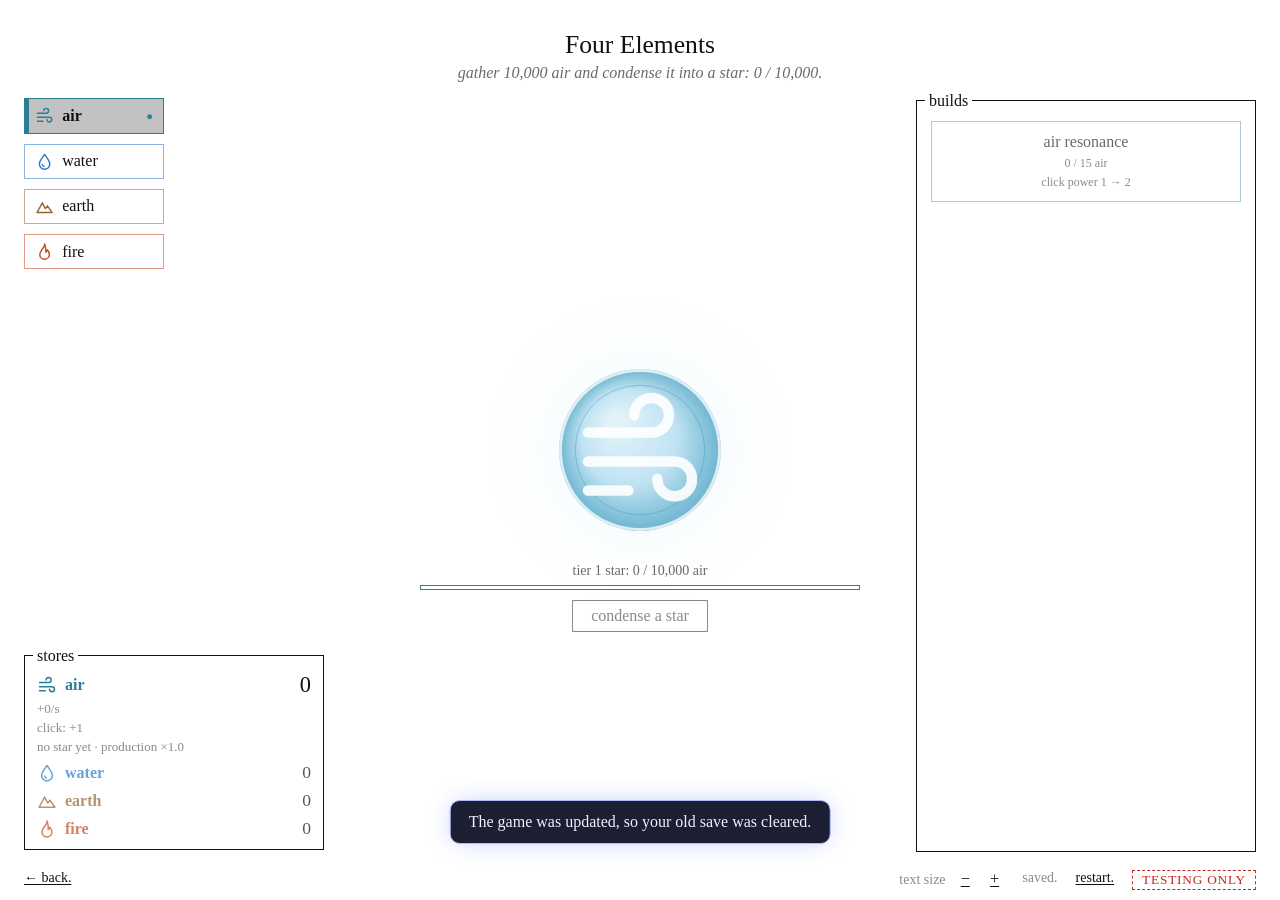
<file: four-elements/game.html>
<!doctype html>
<html lang="en">
<head>
<meta charset="utf-8">
<meta name="viewport" content="width=device-width, initial-scale=1">
<title>Four Elements</title>
<link rel="stylesheet" href="css/style.css">
</head>
<body>

<div id="pages">

  <!-- ===== layer 2: above layer 1. Left: army / stardust tabs. Right: units. ===== -->
  <section class="page" id="page2" aria-label="layer 2" aria-hidden="true">
    <div class="l2-left">
      <div class="l2-tabs" role="tablist">
        <button class="l2-tab active" id="l2t-army" type="button" role="tab" aria-selected="true">Army</button>
        <button class="l2-tab" id="l2t-stardust" type="button" role="tab" aria-selected="false">Stardust</button>
      </div>
      <div class="l2-pane" id="pane-army">
        <canvas id="army-cv" aria-hidden="true"></canvas>
        <div class="crystals" id="crystals"></div>
      </div>
      <div class="l2-pane" id="pane-dust" hidden>
        <div class="dust-n" id="dust-n"></div>
        <div class="tree" id="tree"></div>
      </div>
    </div>
    <div class="l2-right">
      <h2 class="tier-label">Tier 1 Units <span>(1 stardust on death)</span></h2>
      <div class="units" id="units"></div>
      <div class="venture">
        <button class="el wide" id="btn-venture" type="button" aria-describedby="venture-tip">Venture Forth</button>
        <span class="tip" id="venture-tip" role="tooltip">All units are sent into combat. <b>Units killed in combat are lost for good</b>, but grant stardust when they die.</span>
        <!-- TESTING ONLY: the arrows pick which map Venture Forth goes to (see FE.cycleTarget in army.js). Shown once the first map is beaten. -->
        <div class="target" id="tgt" hidden>
          <button class="arrow" id="tgt-prev" type="button" aria-label="Previous map">&#9664;&#xFE0E;</button>
          <span class="t-name" id="tgt-name"></span>
          <button class="arrow" id="tgt-next" type="button" aria-label="Next map">&#9654;&#xFE0E;</button>
        </div>
      </div>
    </div>
    <button class="nav down" id="nav-down" type="button">&#9660; layer 1</button>
  </section>

  <!-- ===== layer 3: the battlefield, to the right of layer 2 ===== -->
  <section class="page" id="page3" aria-label="combat" aria-hidden="true">
    <header class="c-top">
      <div class="c-side"><button class="el" id="c-retreat" type="button">Retreat</button></div>
      <h2 class="c-title" id="c-title"></h2>
      <div class="c-side right"><button class="el" id="c-pause" type="button">Pause</button><button class="el" id="c-speed" type="button">1&times;</button></div>
    </header>
    <div class="c-field" id="c-field">
      <canvas id="c-cv"></canvas>
      <div class="c-paused" id="c-paused" hidden>paused</div>
      <button class="c-start" id="c-start" type="button" hidden><b>Click anywhere to start the battle</b><span>your units spawn and attack automatically</span></button>
    </div>
    <div class="c-tags" id="c-tags"></div>
    <div class="c-modal" id="c-modal" hidden><div class="c-panel" id="c-panel"></div></div>
  </section>

  <!-- ===== layer 1 ===== -->
  <section class="page" id="page1" aria-label="layer 1">
    <header class="l1-top">
      <h1 class="game-title">Four Elements</h1>
      <p class="goal" id="goal" aria-live="polite"></p>
    </header>

    <div class="l1-main">
      <nav class="tabs" id="tabs" role="tablist" aria-label="elements"></nav>

      <div class="stage" id="stage">
        <div class="core-wrap">
          <canvas id="core" aria-hidden="true"></canvas>
          <button id="core-btn" type="button" aria-label="gather"></button>
        </div>
        <div class="cond" id="cond">
          <div class="cond-info" id="cond-info"></div>
          <div class="cond-bar" aria-hidden="true"><i id="cond-fill"></i></div>
          <div class="cond-btns">
            <button class="el wide" id="btn-condense" type="button"></button>
            <button class="el wide collapse" id="btn-collapse" type="button" hidden></button>
          </div>
        </div>
      </div>

      <aside class="box upgrades" id="upgrades">
        <span class="label">builds</span>
        <div class="cards scroll" id="cards"></div>
      </aside>
    </div>

    <aside class="box store" id="store">
      <span class="label">stores</span>
      <div id="store-rows"></div>
    </aside>

    <button class="nav up" id="nav-up" type="button" aria-disabled="true" hidden>&#9650; layer 2</button>
  </section>
</div>

<div class="footer" id="footer">
  <span style="margin-right:auto"><button class="link" id="back-btn" type="button">&larr; back.</button></span>
  <span class="size">text size
    <button class="link" id="size-down" type="button" aria-label="Smaller text">&minus;</button>
    <button class="link" id="size-up" type="button" aria-label="Larger text">+</button>
  </span>
  <span id="save-status">not saved yet.</span>
  <span id="restart-wrap"><button class="link" id="restart-btn" type="button">restart.</button></span>
  <span class="confirm" id="restart-confirm" hidden>
    <span>lose everything?</span>
    <button class="link" id="restart-yes" type="button">yes.</button>
    <button class="link" id="restart-no" type="button">no.</button>
  </span>
  <!-- TESTING ONLY: opens layer 2 with no animation and gives 100 of every crystal each press (FE.testingUnlock in game.js) -->
  <button class="link testing" id="testing-btn" type="button">TESTING ONLY</button>
</div>

<canvas id="nova" aria-hidden="true"></canvas>
<div class="toast" id="toast" role="status" aria-live="polite" hidden></div>

<!-- Plain scripts (no modules) so the game opens straight from the file system. Order matters. -->
<script src="js/config.js"></script>
<script src="js/state.js"></script>
<script src="js/effects.js"></script>
<script src="js/army.js"></script>
<script src="js/tree.js"></script>
<script src="js/combat.js"></script>
<script src="js/ui.js"></script>
<script src="js/controls.js"></script>
<script src="js/game.js"></script>
</body>
</html>
</file>
<file: css/style.css>
/* Four Elements - styles. Layer 1: element tabs on the left, the star in the middle, the stores bottom left, the builds on the right.
   Layer 2 sits above it: for now just the crystal counts. */
html { box-sizing: border-box; }
*, *::before, *::after { box-sizing: inherit; }
body { margin: 0; }
[hidden] { display: none !important; }
:root {
  --bg: #ffffff;
  --fg: #111111;
  --muted: #8a8a8a;
  --line: #111111;
  --hover: #f0f0f0;
  --dim: #6a6a6a;
  --void: #cfcfcf;
  --air: #b9dcec; --water: #4a97e8; --earth: #b08050; --fire: #f2683a;
  /* -ink: the element as text, borders and icons. The fills above are too light to read on white, so light mode darkens them */
  --air-ink: #2a7f96; --water-ink: #2b78c8; --earth-ink: #946639; --fire-ink: #c94a1e;
  --serif: "Times New Roman", Times, "Liberation Serif", serif;
}
@media (prefers-color-scheme: dark) {
  :root:not([data-theme="light"]) { --bg: #111111; --fg: #eeeeee; --muted: #6f6f6f; --line: #eeeeee; --hover: #222222; --dim: #b4b4b4; --void: #2a2a2a; --air-ink: var(--air); --water-ink: var(--water); --earth-ink: var(--earth); --fire-ink: var(--fire); color-scheme: dark; }
}
:root[data-theme="dark"] { --bg: #111111; --fg: #eeeeee; --muted: #6f6f6f; --line: #eeeeee; --hover: #222222; --dim: #b4b4b4; --void: #2a2a2a; --air-ink: var(--air); --water-ink: var(--water); --earth-ink: var(--earth); --fire-ink: var(--fire); color-scheme: dark; }

html, body { background: var(--bg); color: var(--fg); height: 100%; }
body { font-family: var(--serif); font-size: var(--fs, 16px); overflow: hidden; }
body[data-el="air"] { --c: var(--air-ink); } body[data-el="water"] { --c: var(--water-ink); }
body[data-el="earth"] { --c: var(--earth-ink); } body[data-el="fire"] { --c: var(--fire-ink); }

/* ---------- the two layers: layer 2 is directly above layer 1 ---------- */
#pages { position: fixed; inset: 0; overflow: hidden; overflow: clip; }   /* clip, so focusing something on a page that is off screen can never scroll the pages out of place */
/* overflow: each page clips its own content, so a tall page (layer 2 on a short screen) can never spill onto the page below it */
.page { position: absolute; inset: 0; overflow: hidden; transition: transform .9s cubic-bezier(.65, 0, .2, 1); will-change: transform; }
#pages.instant .page { transition: none; }
#pages[data-view="1"] #page2 { transform: translateY(-100%); }
#pages[data-view="2"] #page1 { transform: translateY(100%); }
#page3 { transform: translateX(100%); }
#pages[data-view="3"] #page1 { transform: translateY(100%); }
#pages[data-view="3"] #page2 { transform: translateX(-100%); }
#pages[data-view="3"] #page3 { transform: none; }

.nav { position: absolute; left: 50%; transform: translateX(-50%); z-index: 6; font: inherit; font-size: .875em; color: var(--muted); background: none; border: 0; padding: 4px 12px; cursor: pointer; letter-spacing: .04em; animation: bobnav 2.8s ease-in-out infinite; }
.nav:hover { color: var(--fg); text-decoration: underline; text-underline-offset: 3px; }
.nav:focus-visible { outline: 2px solid var(--fg); outline-offset: 2px; }
/* the down link sits in the footer row, between "back." and the footer links, so it never lands on the condense circle,
   the Venture Forth button or the line between the two halves of layer 2 */
.nav.up { top: 4px; } .nav.down { bottom: 6px; color: #8d9bc4; }
.nav.down:hover { color: #fff; }
@keyframes bobnav { 0%, 100% { margin-top: 0; } 50% { margin-top: -3px; } }

/* ---------- layer 1 ---------- */
#page1 { display: grid; grid-template-rows: auto minmax(0, 1fr); padding: 30px 24px 48px; }
.l1-top { position: relative; z-index: 2; text-align: center; }
.game-title { font-size: 1.6em; font-weight: normal; margin: 0; }
.goal { margin: 4px 0 0; font-style: italic; color: var(--dim); min-height: 1.4em; }
@keyframes fadein { from { opacity: 0; } to { opacity: 1; } }

.l1-main { display: grid; grid-template-columns: minmax(110px, 140px) minmax(0, 1fr) minmax(260px, 340px); gap: 24px; min-height: 0; padding-top: 6px; }
.l1-main > .tabs { grid-column: 1; grid-row: 1; }
.l1-main > .upgrades { grid-column: 3; grid-row: 1; }
/* The stage is the display box for the star: it covers the whole page behind the side panels, so the star is exactly centred
   and ripples, flying bits and glows have all the room there is. (effects.js sizes the star from the room between the panels.) */
.stage { position: absolute; inset: 0; z-index: 0; min-width: 0; min-height: 0; }
.core-wrap { position: absolute; inset: 0; pointer-events: none; }
#core { display: block; width: 100%; height: 100%; }
#core-btn { position: absolute; left: 50%; top: 50%; transform: translate(-50%, -50%); width: 160px; height: 160px; padding: 0; border: 0; border-radius: 50%; background: transparent; cursor: pointer; pointer-events: auto; touch-action: manipulation; -webkit-tap-highlight-color: transparent; user-select: none; -webkit-user-select: none; }
#core-btn:focus-visible { outline: 2px solid var(--fg); outline-offset: 3px; }
.cond { position: absolute; left: 50%; top: calc(50% + var(--sr, 110px) * 1.3 + 8px); transform: translateX(-50%); width: min(520px, var(--free, 440px)); transition: top .6s ease; text-align: center; z-index: 2; pointer-events: auto; }
.cond-info { font-size: .875em; color: var(--dim); font-variant-numeric: tabular-nums; }
.cond-bar { height: 5px; border: 1px solid var(--c, var(--line)); margin: 6px 0 10px; overflow: hidden; }
.cond-bar > i { display: block; height: 100%; width: 0; background: var(--c, var(--fg)); transition: width .2s ease; }
.cond-btns { display: flex; gap: 12px; justify-content: center; flex-wrap: wrap; }

button.el {
  font: inherit; color: var(--fg); background: var(--bg);
  border: 1px solid var(--line); padding: 4px 0; width: 7.5em; text-align: center; cursor: pointer;
  user-select: none; -webkit-user-select: none; touch-action: manipulation;
}
button.el.wide { width: auto; padding: 6px 18px; border-color: var(--c, var(--line)); transition: box-shadow .2s ease, background .2s ease; }
button.el:hover:not(:disabled) { background: var(--hover); text-decoration: underline; }
button.el.wide:hover:not(:disabled) { text-decoration: none; background: color-mix(in srgb, var(--c, var(--fg)) 14%, var(--bg)); box-shadow: 0 0 14px -3px var(--c, var(--fg)); }
button.el:focus-visible, button.link:focus-visible { outline: 2px solid var(--fg); outline-offset: 2px; }
button.el:active:not(:disabled) { transform: translateY(1px); }
button.el:disabled { color: var(--muted); border-color: var(--muted); cursor: default; }
button.collapse { border-style: dashed; }
button.collapse.armed { border-style: solid; border-color: #c4271f; color: #c4271f; background: color-mix(in srgb, #c4271f 8%, var(--bg)); }
button.link { font: inherit; font-size: inherit; color: var(--fg); background: none; border: 0; padding: 0; cursor: pointer; text-decoration: underline; text-underline-offset: 2px; }
button.link:disabled { color: var(--muted); text-decoration: none; cursor: default; }

/* builds, on the right */
.box { position: relative; border: 1px solid var(--line); padding: 1em 12px 10px; }
.box .label { position: absolute; top: 0; left: 8px; transform: translateY(-50%); line-height: 1.2; background: var(--bg); padding: 0 4px; z-index: 1; }
.upgrades { display: flex; flex-direction: column; min-height: 0; margin-top: 8px; z-index: 2; background: var(--bg); }
.cards { display: grid; grid-template-columns: minmax(0, 1fr); gap: 12px; padding: 4px 2px 2px; overflow-y: auto; min-height: 0; align-content: start; }
.card {
  font: inherit; color: var(--fg); background: var(--bg); cursor: pointer;
  border: 1px solid color-mix(in srgb, var(--c, var(--fg)) 40%, var(--bg)); padding: 10px 8px; min-height: 5em;
  display: flex; flex-direction: column; align-items: center; justify-content: center; gap: 4px; text-align: center;
  animation: fadein 1s ease; transition: box-shadow .2s ease, background .2s ease;
}
.card:not(:disabled) { border-color: var(--c, var(--fg)); box-shadow: inset 0 0 0 1px var(--c, var(--fg)); }
.card:hover:not(:disabled) { background: color-mix(in srgb, var(--c, var(--fg)) 14%, var(--bg)); box-shadow: inset 0 0 0 1px var(--c, var(--fg)), 0 0 14px -3px var(--c, var(--fg)); }
.card:active:not(:disabled) { transform: translateY(1px); }
.card:focus-visible { outline: 2px solid var(--fg); outline-offset: 2px; }
.card:disabled { cursor: default; color: var(--dim); }
.card.excl { border-style: dashed; }
.card.owned, .card.owned:disabled { border-style: solid; border-color: var(--c, var(--fg)); color: var(--fg); cursor: default; box-shadow: inset 0 0 0 1px var(--c, var(--fg)), 0 0 14px -4px var(--c, var(--fg)); background: color-mix(in srgb, var(--c, var(--fg)) 10%, var(--bg)); }
.card.owned .card-cost .have { color: var(--c, var(--fg)); font-weight: bold; }
.card-title { line-height: 1.2; }
.card-cost, .card-note { font-size: .75em; color: var(--muted); font-variant-numeric: tabular-nums; line-height: 1.3; }
.card-cost .have { color: var(--fg); }

/* stores, bottom left */
.store { position: absolute; left: 24px; bottom: 50px; width: min(300px, 40vw); z-index: 3; background: var(--bg); }
.s-main { display: flex; align-items: center; gap: 8px; }
.s-ico { width: 1.25em; height: 1.25em; color: var(--c, var(--fg)); flex: none; } .s-ico svg { display: block; width: 100%; height: 100%; }
.s-name { color: var(--c, var(--fg)); font-weight: bold; }
.s-n { margin-left: auto; font-size: 1.4em; font-variant-numeric: tabular-nums; }
.s-line { margin-top: 3px; font-size: .8125em; color: var(--muted); font-variant-numeric: tabular-nums; }

.ink-air { color: var(--air-ink); } .ink-water { color: var(--water-ink); } .ink-earth { color: var(--earth-ink); } .ink-fire { color: var(--fire-ink); }




/* ---------- footer: always along the bottom of the screen ---------- */
.footer { position: fixed; left: 0; right: 0; bottom: 0; z-index: 30; padding: 10px 24px; display: flex; flex-wrap: wrap; justify-content: flex-end; gap: 6px 18px; font-size: .875em; color: var(--muted); pointer-events: none; transition: color .6s ease; }
.footer > * { pointer-events: auto; }
body.v3 .footer { display: none; }

/* settings: music, sound, text size and restart, in a dialog opened from the footer (audio.js, controls.js) */
.panel.set-box { width: min(26em, 92vw); text-align: left; }
.panel.set-box h3 { text-align: center; }
.set-row { display: grid; grid-template-columns: 7em 1fr 3em; gap: 12px; align-items: center; padding: 10px 0; border-top: 1px solid rgba(190, 205, 255, .14); }
.set-row button.link { color: #e9eefc; justify-self: start; }
.set-row button.link:disabled { color: #566089; text-decoration: none; cursor: default; }
.set-row .set-val { text-align: right; color: #8d9bc4; font-variant-numeric: tabular-nums; font-size: .875em; }
.set-row input[type="range"] { width: 100%; accent-color: #aebcff; margin: 0; }
.set-row .size-btns { grid-column: 2 / 4; display: flex; gap: 18px; }
.set-row .size-btns button { font-size: 1.15em; min-width: 1.2em; }
.set-row .wide { grid-column: 1 / 4; }
.set-row .confirm { color: #e9eefc; display: flex; gap: 12px; }
/* TESTING ONLY button, in the settings menu */
.set-row button.testing { color: #ff8a7a; text-decoration: none; border: 1px dashed currentColor; padding: 1px 9px; letter-spacing: .06em; font-size: .95em; }
.set-row button.testing:hover { background: color-mix(in srgb, #ff8a7a 12%, transparent); }
.set-row .set-note { display: block; margin-top: 8px; color: #8d9bc4; font-size: .8em; line-height: 1.4; }
body.v2 .footer { color: #8d9bc4; } body.v2 .footer button.link { color: #cdd7f5; }

#nova { position: fixed; inset: 0; width: 100%; height: 100%; z-index: 100; display: none; }
/* pointer-events: a notice only shows; it must never swallow a click on the button under it (Venture Forth, for one) */
.toast { position: fixed; left: 50%; bottom: 56px; transform: translateX(-50%); z-index: 40; pointer-events: none; max-width: min(34em, 90vw); padding: 10px 18px; text-align: center; line-height: 1.4; border: 1px solid #aebcff; border-radius: 10px; background: rgba(8, 12, 32, .92); color: #eef1ff; box-shadow: 0 0 26px -6px rgba(150, 170, 255, .8); }
.toast.show { animation: toastin .5s ease; }
@keyframes toastin { from { opacity: 0; transform: translate(-50%, 10px); } to { opacity: 1; transform: translate(-50%, 0); } }

@media (prefers-reduced-motion: reduce) { .nav, .card { animation: none; } .page { transition-duration: .01s; } }

/* narrower screens: the builds go under the star */
@media (max-width: 860px) {
  #page1 { overflow-y: auto; }
  .l1-main { grid-template-columns: minmax(0, 1fr); }
  .l1-main > .tabs, .l1-main > .upgrades, .stage { grid-column: 1; grid-row: auto; }
  .stage { position: relative; inset: auto; height: 560px; }          /* its own box in the narrow layout; the star is centred in it */
  .upgrades { max-height: none; }
  .store { position: relative; width: auto; margin: 16px 0 0; }
  #page1 { grid-template-rows: auto auto auto; }
}


/* element tabs, left of the star */
.tabs { display: flex; flex-direction: column; gap: 10px; align-self: start; padding-top: 6px; z-index: 3; }
.tab { --tc: var(--fg); font: inherit; display: flex; align-items: center; gap: 8px; width: 100%; padding: 7px 10px; color: var(--fg); background: var(--bg); text-align: left; cursor: pointer;
  border: 1px solid color-mix(in srgb, var(--tc) 55%, var(--bg)); user-select: none; -webkit-user-select: none; touch-action: manipulation; }
.tab[data-el="air"] { --tc: var(--air-ink); } .tab[data-el="water"] { --tc: var(--water-ink); } .tab[data-el="earth"] { --tc: var(--earth-ink); } .tab[data-el="fire"] { --tc: var(--fire-ink); }
.t-ico { width: 1.2em; height: 1.2em; color: var(--tc); flex: none; } .t-ico svg { display: block; width: 100%; height: 100%; }
.t-mark { margin-left: auto; font-size: .7em; color: var(--tc); opacity: 0; }
.tab:hover:not(.active) { background: color-mix(in srgb, var(--tc) 12%, var(--bg)); }
.tab:focus-visible { outline: 2px solid var(--fg); outline-offset: 2px; }
.tab.active { background: color-mix(in srgb, #000 24%, var(--bg)); border-color: var(--tc); box-shadow: inset 4px 0 0 var(--tc); font-weight: bold; cursor: default; }
.tab.active .t-mark { opacity: 1; }

/* layer 1 -> layer 2 link: grey until the first crystal, then white with a black outline */
.nav.up:not(.unlocked) { cursor: default; text-decoration: none; }
.nav.up.unlocked { color: #fff; text-shadow: -1px -1px 0 #000, 1px -1px 0 #000, -1px 1px 0 #000, 1px 1px 0 #000, 0 0 3px #000; }
.nav.up.unlocked:hover { color: #fff; }

/* the goal line, once layer 2 is open */
.goal.glow { font-style: normal; color: var(--fg); letter-spacing: .05em; }

/* stores: every element, the current one open */
.s-row + .s-row { margin-top: 7px; }
.s-row[data-el="air"] { --c: var(--air-ink); } .s-row[data-el="water"] { --c: var(--water-ink); } .s-row[data-el="earth"] { --c: var(--earth-ink); } .s-row[data-el="fire"] { --c: var(--fire-ink); }
.s-row:not(.cur) { opacity: .7; }
.s-row:not(.cur) .s-n { font-size: 1.1em; }

/* ---------- layer 2: army / echoes on the left, units on the right ---------- */
#page2 { background: #04060f; color: #e9eefc; display: grid; grid-template-columns: minmax(0, 1fr) minmax(0, 1fr); padding-bottom: 40px; }   /* the bottom strip holds the footer and the layer link */
/* the line between the halves stops short of the top and bottom, where the layer links sit on the middle of the page */
#page2::after { content: ""; position: absolute; left: 50%; top: 40px; bottom: 44px; width: 1px; background: rgba(170, 190, 255, .14); pointer-events: none; }
.l2-left, .l2-right { min-width: 0; min-height: 0; padding: 22px 28px 24px; display: flex; flex-direction: column; }
.l2-right { justify-content: flex-start; align-items: center; gap: 14px; padding-top: 44px; overflow-y: auto; }   /* on a short screen the unit list scrolls instead of running under the footer */
#page2 button.el, #page3 button.el { background: rgba(255, 255, 255, .05); color: #e9eefc; border-color: rgba(190, 205, 255, .55); }
#page2 button.el:hover:not(:disabled), #page3 button.el:hover:not(:disabled) { background: rgba(190, 205, 255, .16); box-shadow: 0 0 14px -3px #aebcff; text-decoration: none; }
#page2 button.el:disabled, #page3 button.el:disabled { color: #6c7799; border-color: rgba(190, 205, 255, .2); }

.l2-tabs { display: flex; gap: 24px; justify-content: center; align-self: center; }
.l2-tab { font: inherit; color: #8d9bc4; background: none; border: 0; border-bottom: 1px solid transparent; padding: 4px 2px; cursor: pointer; letter-spacing: .04em; }
.l2-tab:hover { color: #fff; }
.l2-tab.active { color: #fff; border-bottom-color: #fff; cursor: default; }
.l2-tab:focus-visible { outline: 2px solid #cdd7f5; outline-offset: 2px; }
.l2-pane { position: relative; flex: 1; min-height: 0; display: flex; flex-direction: column; align-items: center; justify-content: center; }
#army-cv { position: absolute; inset: 0; width: 100%; height: 100%; pointer-events: none; }

.crystals { position: relative; z-index: 1; display: flex; flex-direction: column; align-items: center; gap: 18px; font-size: 1.7em; }
.crystal { text-transform: capitalize; letter-spacing: .04em; font-variant-numeric: tabular-nums; text-shadow: 0 0 14px currentColor; }
.crystal[data-el="air"] { color: var(--air); } .crystal[data-el="water"] { color: var(--water); } .crystal[data-el="earth"] { color: var(--earth); } .crystal[data-el="fire"] { color: var(--fire); }

.tier-label { width: min(600px, 100%); margin: 0; font-weight: normal; font-size: 1.6em; letter-spacing: .03em; }
.tier-label span { color: #8d9bc4; font-size: .62em; }
.units { width: min(600px, 100%); display: grid; grid-template-columns: minmax(0, 1fr) auto auto; column-gap: 14px; }
/* every row is laid out on the same three columns, so the counts and the buy buttons line up exactly from row to row */
.unit { --u: #fff; grid-column: 1 / -1; display: grid; grid-template-columns: minmax(0, 1fr) auto auto; grid-template-areas: "name n buy" "stat n buy" "desc n buy"; column-gap: 14px; row-gap: 2px; align-items: center; padding: 14px 0; border-bottom: 1px solid rgba(170, 190, 255, .12); }
@supports (grid-template-columns: subgrid) { .unit { grid-template-columns: subgrid; } }
.unit[data-el="air"] { --u: var(--air); } .unit[data-el="water"] { --u: var(--water); } .unit[data-el="earth"] { --u: var(--earth); } .unit[data-el="fire"] { --u: var(--fire); }
.u-name { grid-area: name; display: flex; align-items: center; gap: 11px; font-size: 1.45em; }
.u-name::before { content: ""; width: 9px; height: 9px; border-radius: 50%; background: var(--u); box-shadow: 0 0 10px 2px var(--u); flex: none; }
.u-stat { grid-area: stat; color: #8d9bc4; font-size: 1.08em; }
.u-stat > span { white-space: nowrap; } .u-stat .ic { display: inline-block; width: 8px; height: 8px; border-radius: 50%; background: var(--u); box-shadow: 0 0 7px var(--u); margin: 0 1px 0 4px; }
/* keyword: the unit's colour at rest, with a light band that can sweep across (see shimmer in army.js) */
.unit .kw { display: inline-block; color: transparent; -webkit-text-fill-color: transparent; -webkit-background-clip: text; background-clip: text; background-size: 300% 100%; background-position: 100% 0;
  background-image: linear-gradient(100deg, var(--a) 0%, var(--a) 34%, var(--h2) 50%, var(--a) 66%, var(--a) 100%); }
/* the smooth gem after a crystal count */
.g1 { --l: #fff; --m: #cfe8f5; --d: #86b0c6; display: inline-block; width: .46em; height: .46em; margin: 0 0 0 .6em; transform: rotate(45deg); border-radius: .07em; vertical-align: .03em;
  background: radial-gradient(circle at 30% 28%, var(--l), var(--m) 58%, var(--d));
  box-shadow: inset .05em .05em .08em rgba(255, 255, 255, .4), inset -.06em -.06em .1em rgba(0, 0, 0, .28), 0 0 .45em var(--m); }
.u-stat .g1 { width: .5em; height: .5em; margin: 0 .35em 0 .5em; }
.g1[data-el="water"] { --l: #a6d3ff; --m: #3d8bf0; --d: #1b4fa8; } .g1[data-el="earth"] { --l: #ebc48f; --m: #b9884e; --d: #74492a; } .g1[data-el="fire"] { --l: #ffb590; --m: #ff6a33; --d: #a82c0c; }
.u-desc { grid-area: desc; color: #6f7ea8; font-size: .95em; line-height: 1.35; min-height: 2.7em; padding-top: 3px; }   /* two lines are always reserved, so every row is the same height */
.u-n { grid-area: n; min-width: 2.6em; text-align: right; font-size: 2em; font-variant-numeric: tabular-nums; }
.unit button.el { grid-area: buy; width: 10.5em; padding: 8px 0; font-size: 1.1em; white-space: nowrap; text-align: center; }   /* the same size for every unit, with some room inside */

.venture { position: relative; width: min(600px, 100%); display: flex; flex-direction: column; align-items: center; gap: 14px; margin-top: auto; }
.venture button.el { font-size: 1.9em; padding: 16px 64px; letter-spacing: .06em; }
.venture .tip { position: absolute; bottom: calc(100% + 10px); left: 50%; transform: translateX(-50%); width: min(26em, 100%); padding: 10px 14px; border: 1px solid rgba(190, 205, 255, .4); background: rgba(6, 9, 26, .96); font-size: 1.05em; line-height: 1.45; text-align: center; opacity: 0; pointer-events: none; transition: opacity .2s ease; }
.venture .tip b { color: #ff8a7a; font-weight: normal; }
.venture:hover .tip, .venture:focus-within .tip { opacity: 1; }
.target { display: flex; align-items: center; justify-content: center; gap: 14px; color: #c3cdef; font-size: 1.15em; letter-spacing: .04em; }
.target .t-name { min-width: 15em; text-align: center; }
.target .arrow { font: inherit; font-size: .9em; color: #cdd7f5; background: none; border: 1px solid rgba(190, 205, 255, .35); padding: 2px 10px; cursor: pointer; }
.target .arrow:hover:not(:disabled) { background: rgba(190, 205, 255, .16); border-color: #aebcff; }
.target .arrow:disabled { color: #4a5578; border-color: rgba(190, 205, 255, .12); cursor: default; }
.target .arrow:focus-visible { outline: 2px solid #cdd7f5; outline-offset: 2px; }

.echo-total { align-self: center; display: flex; align-items: center; gap: .45em; margin-top: 18px; font-size: 2.1em; letter-spacing: .04em; font-variant-numeric: tabular-nums; color: #dfe6ff; text-shadow: 0 0 14px rgba(190, 205, 255, .55); }
/* the Echoes icon: a square within a square within a square */
.echo-ico { width: .95em; height: .95em; flex: none; overflow: visible; filter: drop-shadow(0 0 .22em rgba(190, 205, 255, .6)); vertical-align: -.1em; }
.echo-ico rect { fill: none; stroke: #e9eefc; stroke-width: 1.5; }
.echo-ico .e1 { stroke-opacity: .4; }
.c-panel p .echo-ico { margin-left: .4em; width: .85em; height: .85em; }
.l2-tab .echo-ico { display: none; }
.tree { position: relative; flex: 1; width: min(560px, 100%); min-height: 260px; }
.tree svg { position: absolute; inset: 0; width: 100%; height: 100%; }
.tree line { stroke: rgba(170, 190, 255, .25); stroke-width: 1; vector-effect: non-scaling-stroke; }
.tree line.next { stroke: rgba(190, 205, 255, .55); stroke-dasharray: 3 4; }
.tree line.on { stroke: #fff; }
.node { position: absolute; transform: translate(-50%, -50%); width: min(11.5em, 44%); padding: 8px 10px; font: inherit; text-align: center; color: #6c7799; background: #04060f; border: 1px solid rgba(170, 190, 255, .22); cursor: default; }
.node span { display: block; }
.node .n-name { line-height: 1.25; }
.node .n-desc, .node .n-cost { font-size: .75em; font-variant-numeric: tabular-nums; }
.node .n-desc { margin: 3px 0; }
.node.avail { color: #c3cdef; border-color: rgba(190, 205, 255, .5); }
.node.can { color: #fff; border-color: #fff; cursor: pointer; box-shadow: 0 0 14px -4px #aebcff; }
.node.can:hover { background: linear-gradient(rgba(190, 205, 255, .14), rgba(190, 205, 255, .14)), #04060f; }
.node.owned { color: #fff; border-color: #fff; background: linear-gradient(rgba(255, 255, 255, .08), rgba(255, 255, 255, .08)), #04060f; }   /* tinted but solid: the lines stop at the box edge */
.node:focus-visible { outline: 2px solid #cdd7f5; outline-offset: 2px; }

/* ---------- layer 3: the battlefield (black, with the element colours as the only light) ---------- */
#page3 { background: #04060f; color: #e9eefc; display: grid; grid-template-rows: auto minmax(0, 1fr) auto; padding: 14px 20px 16px; gap: 10px; }
.c-top { display: grid; grid-template-columns: 1fr auto 1fr; align-items: center; gap: 16px; }
.c-title { margin: 0; text-align: center; font-weight: normal; font-size: 2.8em; letter-spacing: .08em; text-shadow: 0 0 22px rgba(190, 205, 255, .35); }
.c-side { display: flex; gap: 10px; align-items: center; }
.c-side.right { justify-content: flex-end; }
.c-side button.el { width: auto; padding: 7px 18px; font-size: 1.05em; min-width: 4.6em; }
.c-field { position: relative; min-height: 0; min-width: 0; }
#c-cv { position: absolute; inset: 0; width: 100%; height: 100%; cursor: crosshair; }
.c-paused { position: absolute; left: 50%; top: 10px; transform: translateX(-50%); color: #8d9bc4; letter-spacing: .3em; text-transform: uppercase; font-size: .9em; pointer-events: none; }
.c-tags { display: flex; flex-wrap: wrap; gap: 10px; align-items: flex-end; min-height: 3.2em; max-height: 9.5em; overflow-y: auto; padding: 6px 4px 4px; }
.ctag { --u: #fff; --heal: 0; --hg: 0 0 calc(var(--heal) * 30px) calc(var(--heal) * 7px) rgba(130, 214, 255, calc(var(--heal) * .9)), inset 0 0 calc(var(--heal) * 20px) rgba(130, 214, 255, calc(var(--heal) * .8));
  position: relative; font: inherit; font-size: .95em; color: #e9eefc; background: #02030a; cursor: pointer; text-align: left; min-width: 9.5em;
  border: 1px solid color-mix(in srgb, #8fdcff calc(var(--heal) * 100%), var(--u)); box-shadow: 0 0 10px -2px var(--u), inset 0 0 8px -4px var(--u), var(--hg); padding: 6px 12px 15px; user-select: none; -webkit-user-select: none; }
.ctag[data-el="air"] { --u: var(--air); } .ctag[data-el="water"] { --u: var(--water); } .ctag[data-el="earth"] { --u: var(--earth); } .ctag[data-el="fire"] { --u: var(--fire); }
.ctag:hover { background: color-mix(in srgb, var(--u) 12%, #02030a); }
.ctag:focus-visible { outline: 2px solid #fff; outline-offset: 2px; }
.ctag i { font-style: normal; color: #8d9bc4; margin-left: 8px; font-variant-numeric: tabular-nums; }
.hpb { position: absolute; left: 6px; right: 6px; bottom: 5px; height: 5px; display: flex; gap: 2px; }          /* one segment per hit point: the gaps are the dividers */
.hpb s { flex: 1; min-width: 0; background: rgba(255, 255, 255, .1); }
.hpb s.on { background: var(--u); box-shadow: 0 0 5px var(--u); }
.hpb.solid { gap: 0; } .hpb.solid s { flex: none; }
.ctag.sel { background: color-mix(in srgb, var(--u) 22%, #02030a); box-shadow: 0 0 20px 0 var(--u), inset 0 0 12px -3px var(--u), var(--hg); border-width: 2px; padding: 5px 11px 14px; }
.ctag.sel .hpb { left: 5px; right: 5px; bottom: 4px; }

/* the screen over the map before the battle: nothing happens until you click it */
.c-start { position: absolute; inset: 0; z-index: 5; display: flex; flex-direction: column; align-items: center; justify-content: center; gap: 12px; padding: 20px; text-align: center;
  font: inherit; color: #fff; background: rgba(3, 5, 16, .62); border: 0; cursor: pointer; }
.c-start b { font-weight: normal; font-size: 2.3em; letter-spacing: .06em; line-height: 1.2; text-shadow: 0 0 24px rgba(190, 205, 255, .55); animation: startpulse 2.4s ease-in-out infinite; }
.c-start span { color: #aebcff; font-size: 1.3em; letter-spacing: .04em; }
.c-start:hover { background: rgba(3, 5, 16, .5); }
.c-start:focus-visible { outline: 2px solid #cdd7f5; outline-offset: -6px; }
@keyframes startpulse { 0%, 100% { opacity: .78; } 50% { opacity: 1; } }
.c-modal { position: absolute; inset: 0; z-index: 8; display: grid; place-items: center; background: rgba(2, 3, 10, .86); }
/* (this used to reuse the toast's slide-in, which shifts by -50% of the panel's own width and then snaps back: the jerk) */
@keyframes panelin { from { opacity: 0; transform: translateY(10px); } to { opacity: 1; transform: none; } }
.c-panel { width: min(30em, 90vw); padding: 26px 30px; border: 1px solid rgba(190, 205, 255, .5); background: #04060f; box-shadow: 0 0 40px -10px rgba(170, 190, 255, .7); text-align: center; line-height: 1.5; animation: panelin .4s ease; }
.c-panel h3 { margin: 0 0 8px; font-weight: normal; font-size: 2em; letter-spacing: .06em; }
.c-panel p { margin: 6px 0; font-size: 1.1em; }
.c-panel .dim { color: #8d9bc4; font-size: .95em; }
.c-panel .dust { color: #fff; text-shadow: 0 0 12px rgba(190, 205, 255, .8); }
.c-panel .reward { margin: 16px 0 6px; padding: 10px 14px; border: 1px solid #fff; box-shadow: 0 0 18px -4px #aebcff; }
.c-panel .reward b { display: block; font-weight: normal; font-size: 1.3em; letter-spacing: .05em; }
.rep-table { display: grid; grid-template-columns: auto auto; gap: 0 30px; justify-content: center; text-align: left; margin: 14px 0 4px; }
.rep-table > div + div { border-left: 1px solid rgba(190, 205, 255, .25); padding-left: 30px; }
.rep-table b { display: block; color: #fff; margin-bottom: .4em; }
.rep-table p.rep { margin: .25em 0; }
.c-panel p.rep { color: #fff; margin: .35em 0; line-height: 1.45; }
.c-panel .btns { display: flex; gap: 12px; justify-content: center; flex-wrap: wrap; margin-top: 18px; }
.c-panel button.el { width: auto; padding: 8px 20px; font-size: 1.05em; }

@media (max-width: 860px) {
  .c-title { font-size: 1.7em; }
  .tabs { flex-direction: row; flex-wrap: wrap; justify-content: center; padding-top: 0; }
  .tab { width: auto; }
  #page2 { grid-template-columns: minmax(0, 1fr); grid-template-rows: minmax(300px, 1fr) auto; overflow-y: auto; }
  #page2::after { display: none; }
  .l2-right { border-top: 1px solid rgba(170, 190, 255, .14); overflow-y: visible; }
}

/* short screens (a laptop browser is often under 760 px tall): layer 2 tightens up so the units and Venture Forth fit */
@media (max-height: 760px) {
  .l2-right { padding-top: 36px; gap: 8px; }
  .tier-label { font-size: 1.35em; }
  .unit { padding: 8px 0; }
  .u-name { font-size: 1.25em; }
  .u-desc { min-height: 0; }
  .venture { gap: 8px; }
  .venture button.el { font-size: 1.5em; padding: 10px 48px; }
  .crystals { gap: 12px; font-size: 1.45em; }
}
</file>
<file: four-elements/css/style.css>
/* Four Elements - styles. Layer 1: element tabs on the left, the star in the middle, the stores bottom left, the builds on the right.
   Layer 2 sits above it: for now just the crystal counts. */
html { box-sizing: border-box; }
*, *::before, *::after { box-sizing: inherit; }
body { margin: 0; }
[hidden] { display: none !important; }
:root {
  --bg: #ffffff;
  --fg: #111111;
  --muted: #8a8a8a;
  --line: #111111;
  --hover: #f0f0f0;
  --dim: #6a6a6a;
  --void: #cfcfcf;
  --air: #b9dcec; --water: #4a97e8; --earth: #b08050; --fire: #f2683a;
  /* -ink: the element as text, borders and icons. The fills above are too light to read on white, so light mode darkens them */
  --air-ink: #2a7f96; --water-ink: #2b78c8; --earth-ink: #946639; --fire-ink: #c94a1e;
  --serif: "Times New Roman", Times, "Liberation Serif", serif;
}
@media (prefers-color-scheme: dark) {
  :root:not([data-theme="light"]) { --bg: #111111; --fg: #eeeeee; --muted: #6f6f6f; --line: #eeeeee; --hover: #222222; --dim: #b4b4b4; --void: #2a2a2a; --air-ink: var(--air); --water-ink: var(--water); --earth-ink: var(--earth); --fire-ink: var(--fire); color-scheme: dark; }
}
:root[data-theme="dark"] { --bg: #111111; --fg: #eeeeee; --muted: #6f6f6f; --line: #eeeeee; --hover: #222222; --dim: #b4b4b4; --void: #2a2a2a; --air-ink: var(--air); --water-ink: var(--water); --earth-ink: var(--earth); --fire-ink: var(--fire); color-scheme: dark; }

html, body { background: var(--bg); color: var(--fg); height: 100%; }
body { font-family: var(--serif); font-size: var(--fs, 16px); overflow: hidden; }
body[data-el="air"] { --c: var(--air-ink); } body[data-el="water"] { --c: var(--water-ink); }
body[data-el="earth"] { --c: var(--earth-ink); } body[data-el="fire"] { --c: var(--fire-ink); }

/* ---------- the two layers: layer 2 is directly above layer 1 ---------- */
#pages { position: fixed; inset: 0; overflow: hidden; overflow: clip; }   /* clip, so focusing something on a page that is off screen can never scroll the pages out of place */
.page { position: absolute; inset: 0; transition: transform .9s cubic-bezier(.65, 0, .2, 1); will-change: transform; }
#pages.instant .page { transition: none; }
#pages[data-view="1"] #page2 { transform: translateY(-100%); }
#pages[data-view="2"] #page1 { transform: translateY(100%); }
#page3 { transform: translateX(100%); }
#pages[data-view="3"] #page1 { transform: translateY(100%); }
#pages[data-view="3"] #page2 { transform: translateX(-100%); }
#pages[data-view="3"] #page3 { transform: none; }

.nav { position: absolute; left: 50%; transform: translateX(-50%); z-index: 6; font: inherit; font-size: .875em; color: var(--muted); background: none; border: 0; padding: 4px 12px; cursor: pointer; letter-spacing: .04em; animation: bobnav 2.8s ease-in-out infinite; }
.nav:hover { color: var(--fg); text-decoration: underline; text-underline-offset: 3px; }
.nav:focus-visible { outline: 2px solid var(--fg); outline-offset: 2px; }
.nav.up { top: 4px; } .nav.down { bottom: 44px; color: #8d9bc4; }
.nav.down:hover { color: #fff; }
@keyframes bobnav { 0%, 100% { margin-top: 0; } 50% { margin-top: -3px; } }

/* ---------- layer 1 ---------- */
#page1 { display: grid; grid-template-rows: auto minmax(0, 1fr); padding: 30px 24px 48px; }
.l1-top { position: relative; z-index: 2; text-align: center; }
.game-title { font-size: 1.6em; font-weight: normal; margin: 0; }
.goal { margin: 4px 0 0; font-style: italic; color: var(--dim); min-height: 1.4em; }
@keyframes fadein { from { opacity: 0; } to { opacity: 1; } }

.l1-main { display: grid; grid-template-columns: minmax(110px, 140px) minmax(0, 1fr) minmax(260px, 340px); gap: 24px; min-height: 0; padding-top: 6px; }
.l1-main > .tabs { grid-column: 1; grid-row: 1; }
.l1-main > .upgrades { grid-column: 3; grid-row: 1; }
/* The stage is the display box for the star: it covers the whole page behind the side panels, so the star is exactly centred
   and ripples, flying bits and glows have all the room there is. (effects.js sizes the star from the room between the panels.) */
.stage { position: absolute; inset: 0; z-index: 0; min-width: 0; min-height: 0; }
.core-wrap { position: absolute; inset: 0; pointer-events: none; }
#core { display: block; width: 100%; height: 100%; }
#core-btn { position: absolute; left: 50%; top: 50%; transform: translate(-50%, -50%); width: 160px; height: 160px; padding: 0; border: 0; border-radius: 50%; background: transparent; cursor: pointer; pointer-events: auto; touch-action: manipulation; -webkit-tap-highlight-color: transparent; user-select: none; -webkit-user-select: none; }
#core-btn:focus-visible { outline: 2px solid var(--fg); outline-offset: 3px; }
.cond { position: absolute; left: 50%; top: calc(50% + var(--sr, 110px) * 1.3 + 8px); transform: translateX(-50%); width: min(440px, var(--free, 440px)); transition: top .6s ease; text-align: center; z-index: 2; pointer-events: auto; }
.cond-info { font-size: .875em; color: var(--dim); font-variant-numeric: tabular-nums; }
.cond-bar { height: 5px; border: 1px solid var(--c, var(--line)); margin: 6px 0 10px; overflow: hidden; }
.cond-bar > i { display: block; height: 100%; width: 0; background: var(--c, var(--fg)); transition: width .2s ease; }
.cond-btns { display: flex; gap: 12px; justify-content: center; flex-wrap: wrap; }

button.el {
  font: inherit; color: var(--fg); background: var(--bg);
  border: 1px solid var(--line); padding: 4px 0; width: 7.5em; text-align: center; cursor: pointer;
  user-select: none; -webkit-user-select: none; touch-action: manipulation;
}
button.el.wide { width: auto; padding: 6px 18px; border-color: var(--c, var(--line)); transition: box-shadow .2s ease, background .2s ease; }
button.el:hover:not(:disabled) { background: var(--hover); text-decoration: underline; }
button.el.wide:hover:not(:disabled) { text-decoration: none; background: color-mix(in srgb, var(--c, var(--fg)) 14%, var(--bg)); box-shadow: 0 0 14px -3px var(--c, var(--fg)); }
button.el:focus-visible, button.link:focus-visible { outline: 2px solid var(--fg); outline-offset: 2px; }
button.el:active:not(:disabled) { transform: translateY(1px); }
button.el:disabled { color: var(--muted); border-color: var(--muted); cursor: default; }
button.collapse { border-style: dashed; }
button.collapse.armed { border-style: solid; border-color: #c4271f; color: #c4271f; background: color-mix(in srgb, #c4271f 8%, var(--bg)); }
button.link { font: inherit; font-size: inherit; color: var(--fg); background: none; border: 0; padding: 0; cursor: pointer; text-decoration: underline; text-underline-offset: 2px; }
button.link:disabled { color: var(--muted); text-decoration: none; cursor: default; }

/* builds, on the right */
.box { position: relative; border: 1px solid var(--line); padding: 1em 12px 10px; }
.box .label { position: absolute; top: 0; left: 8px; transform: translateY(-50%); line-height: 1.2; background: var(--bg); padding: 0 4px; z-index: 1; }
.upgrades { display: flex; flex-direction: column; min-height: 0; margin-top: 8px; z-index: 2; background: var(--bg); }
.cards { display: grid; grid-template-columns: minmax(0, 1fr); gap: 12px; padding: 4px 2px 2px; overflow-y: auto; min-height: 0; align-content: start; }
.card {
  font: inherit; color: var(--fg); background: var(--bg); cursor: pointer;
  border: 1px solid color-mix(in srgb, var(--c, var(--fg)) 40%, var(--bg)); padding: 10px 8px; min-height: 5em;
  display: flex; flex-direction: column; align-items: center; justify-content: center; gap: 4px; text-align: center;
  animation: fadein 1s ease; transition: box-shadow .2s ease, background .2s ease;
}
.card:not(:disabled) { border-color: var(--c, var(--fg)); box-shadow: inset 0 0 0 1px var(--c, var(--fg)); }
.card:hover:not(:disabled) { background: color-mix(in srgb, var(--c, var(--fg)) 14%, var(--bg)); box-shadow: inset 0 0 0 1px var(--c, var(--fg)), 0 0 14px -3px var(--c, var(--fg)); }
.card:active:not(:disabled) { transform: translateY(1px); }
.card:focus-visible { outline: 2px solid var(--fg); outline-offset: 2px; }
.card:disabled { cursor: default; color: var(--dim); }
.card.excl { border-style: dashed; }
.card.owned, .card.owned:disabled { border-style: solid; border-color: var(--c, var(--fg)); color: var(--fg); cursor: default; box-shadow: inset 0 0 0 1px var(--c, var(--fg)), 0 0 14px -4px var(--c, var(--fg)); background: color-mix(in srgb, var(--c, var(--fg)) 10%, var(--bg)); }
.card.owned .card-cost .have { color: var(--c, var(--fg)); font-weight: bold; }
.card-title { line-height: 1.2; }
.card-cost, .card-note { font-size: .75em; color: var(--muted); font-variant-numeric: tabular-nums; line-height: 1.3; }
.card-cost .have { color: var(--fg); }

/* stores, bottom left */
.store { position: absolute; left: 24px; bottom: 50px; width: min(300px, 40vw); z-index: 3; background: var(--bg); }
.s-main { display: flex; align-items: center; gap: 8px; }
.s-ico { width: 1.25em; height: 1.25em; color: var(--c, var(--fg)); flex: none; } .s-ico svg { display: block; width: 100%; height: 100%; }
.s-name { color: var(--c, var(--fg)); font-weight: bold; }
.s-n { margin-left: auto; font-size: 1.4em; font-variant-numeric: tabular-nums; }
.s-line { margin-top: 3px; font-size: .8125em; color: var(--muted); font-variant-numeric: tabular-nums; }

.ink-air { color: var(--air-ink); } .ink-water { color: var(--water-ink); } .ink-earth { color: var(--earth-ink); } .ink-fire { color: var(--fire-ink); }




/* ---------- footer: always along the bottom of the screen ---------- */
.footer { position: fixed; left: 0; right: 0; bottom: 0; z-index: 30; padding: 10px 24px; display: flex; flex-wrap: wrap; justify-content: flex-end; gap: 6px 18px; font-size: .875em; color: var(--muted); pointer-events: none; transition: color .6s ease; }
.footer > * { pointer-events: auto; }
.footer .size { display: flex; gap: 10px; align-items: baseline; }
.footer .size button { font-size: 1.15em; min-width: 1.2em; }
.footer .confirm { color: var(--fg); display: flex; gap: 10px; }
body.v3 .footer { display: none; }
/* TESTING ONLY button, bottom right */
.footer button.testing { color: #c4271f; text-decoration: none; border: 1px dashed currentColor; padding: 1px 9px; letter-spacing: .06em; font-size: .95em; }
.footer button.testing:hover { background: color-mix(in srgb, #c4271f 12%, transparent); }
body.v2 .footer button.testing { color: #ff8a7a; }
body.v2 .footer { color: #8d9bc4; } body.v2 .footer button.link, body.v2 .footer .confirm { color: #cdd7f5; } body.v2 .footer button.link:disabled { color: #566089; }

#nova { position: fixed; inset: 0; width: 100%; height: 100%; z-index: 100; display: none; }
.toast { position: fixed; left: 50%; bottom: 56px; transform: translateX(-50%); z-index: 40; max-width: min(34em, 90vw); padding: 10px 18px; text-align: center; line-height: 1.4; border: 1px solid #aebcff; border-radius: 10px; background: rgba(8, 12, 32, .92); color: #eef1ff; box-shadow: 0 0 26px -6px rgba(150, 170, 255, .8); }
.toast.show { animation: toastin .5s ease; }
@keyframes toastin { from { opacity: 0; transform: translate(-50%, 10px); } to { opacity: 1; transform: translate(-50%, 0); } }

@media (prefers-reduced-motion: reduce) { .nav, .card { animation: none; } .page { transition-duration: .01s; } }

/* narrower screens: the builds go under the star */
@media (max-width: 860px) {
  #page1 { overflow-y: auto; }
  .l1-main { grid-template-columns: minmax(0, 1fr); }
  .l1-main > .tabs, .l1-main > .upgrades, .stage { grid-column: 1; grid-row: auto; }
  .stage { position: relative; inset: auto; height: 560px; }          /* its own box in the narrow layout; the star is centred in it */
  .upgrades { max-height: none; }
  .store { position: relative; width: auto; margin: 16px 0 0; }
  #page1 { grid-template-rows: auto auto auto; }
}


/* element tabs, left of the star */
.tabs { display: flex; flex-direction: column; gap: 10px; align-self: start; padding-top: 6px; z-index: 3; }
.tab { --tc: var(--fg); font: inherit; display: flex; align-items: center; gap: 8px; width: 100%; padding: 7px 10px; color: var(--fg); background: var(--bg); text-align: left; cursor: pointer;
  border: 1px solid color-mix(in srgb, var(--tc) 55%, var(--bg)); user-select: none; -webkit-user-select: none; touch-action: manipulation; }
.tab[data-el="air"] { --tc: var(--air-ink); } .tab[data-el="water"] { --tc: var(--water-ink); } .tab[data-el="earth"] { --tc: var(--earth-ink); } .tab[data-el="fire"] { --tc: var(--fire-ink); }
.t-ico { width: 1.2em; height: 1.2em; color: var(--tc); flex: none; } .t-ico svg { display: block; width: 100%; height: 100%; }
.t-mark { margin-left: auto; font-size: .7em; color: var(--tc); opacity: 0; }
.tab:hover:not(.active) { background: color-mix(in srgb, var(--tc) 12%, var(--bg)); }
.tab:focus-visible { outline: 2px solid var(--fg); outline-offset: 2px; }
.tab.active { background: color-mix(in srgb, #000 24%, var(--bg)); border-color: var(--tc); box-shadow: inset 4px 0 0 var(--tc); font-weight: bold; cursor: default; }
.tab.active .t-mark { opacity: 1; }

/* layer 1 -> layer 2 link: hidden until the first crystal (ui.js), then white with a black outline */
.nav.up:not(.unlocked) { cursor: default; text-decoration: none; }
.nav.up.unlocked { color: #fff; text-shadow: -1px -1px 0 #000, 1px -1px 0 #000, -1px 1px 0 #000, 1px 1px 0 #000, 0 0 3px #000; }
.nav.up.unlocked:hover { color: #fff; }

/* the goal line, once layer 2 is open */
.goal.glow { font-style: normal; color: var(--fg); letter-spacing: .05em; }

/* stores: every element, the current one open */
.s-row + .s-row { margin-top: 7px; }
.s-row[data-el="air"] { --c: var(--air-ink); } .s-row[data-el="water"] { --c: var(--water-ink); } .s-row[data-el="earth"] { --c: var(--earth-ink); } .s-row[data-el="fire"] { --c: var(--fire-ink); }
.s-row:not(.cur) { opacity: .7; }
.s-row:not(.cur) .s-n { font-size: 1.1em; }

/* ---------- layer 2: army / stardust on the left, units on the right ---------- */
#page2 { background: #04060f; color: #e9eefc; display: grid; grid-template-columns: minmax(0, 1fr) minmax(0, 1fr); }
.l2-left, .l2-right { min-width: 0; min-height: 0; padding: 22px 28px 64px; display: flex; flex-direction: column; }
.l2-right { justify-content: flex-start; align-items: center; gap: 14px; padding-top: 44px; border-left: 1px solid rgba(170, 190, 255, .14); }
#page2 button.el, #page3 button.el { background: rgba(255, 255, 255, .05); color: #e9eefc; border-color: rgba(190, 205, 255, .55); }
#page2 button.el:hover:not(:disabled), #page3 button.el:hover:not(:disabled) { background: rgba(190, 205, 255, .16); box-shadow: 0 0 14px -3px #aebcff; text-decoration: none; }
#page2 button.el:disabled, #page3 button.el:disabled { color: #6c7799; border-color: rgba(190, 205, 255, .2); }

.l2-tabs { display: flex; gap: 24px; justify-content: center; }
.l2-tab { font: inherit; color: #8d9bc4; background: none; border: 0; border-bottom: 1px solid transparent; padding: 4px 2px; cursor: pointer; letter-spacing: .04em; }
.l2-tab:hover { color: #fff; }
.l2-tab.active { color: #fff; border-bottom-color: #fff; cursor: default; }
.l2-tab:focus-visible { outline: 2px solid #cdd7f5; outline-offset: 2px; }
.l2-pane { position: relative; flex: 1; min-height: 0; display: flex; flex-direction: column; align-items: center; justify-content: center; }
#army-cv { position: absolute; inset: 0; width: 100%; height: 100%; pointer-events: none; }

.crystals { position: relative; z-index: 1; display: flex; flex-direction: column; align-items: center; gap: 18px; font-size: 1.7em; }
.crystal { text-transform: capitalize; letter-spacing: .04em; font-variant-numeric: tabular-nums; text-shadow: 0 0 14px currentColor; }
.crystal[data-el="air"] { color: var(--air); } .crystal[data-el="water"] { color: var(--water); } .crystal[data-el="earth"] { color: var(--earth); } .crystal[data-el="fire"] { color: var(--fire); }

.tier-label { width: min(600px, 100%); margin: 0; font-weight: normal; font-size: 1.6em; letter-spacing: .03em; }
.tier-label span { color: #8d9bc4; font-size: .62em; }
.units { width: min(600px, 100%); display: grid; grid-template-columns: minmax(0, 1fr) auto auto; column-gap: 14px; }
/* every row is laid out on the same three columns, so the counts and the buy buttons line up exactly from row to row */
.unit { --u: #fff; grid-column: 1 / -1; display: grid; grid-template-columns: minmax(0, 1fr) auto auto; grid-template-areas: "name n buy" "stat n buy" "desc n buy"; column-gap: 14px; row-gap: 2px; align-items: center; padding: 14px 0; border-bottom: 1px solid rgba(170, 190, 255, .12); }
@supports (grid-template-columns: subgrid) { .unit { grid-template-columns: subgrid; } }
.unit[data-el="air"] { --u: var(--air); } .unit[data-el="water"] { --u: var(--water); } .unit[data-el="earth"] { --u: var(--earth); } .unit[data-el="fire"] { --u: var(--fire); }
.u-name { grid-area: name; display: flex; align-items: center; gap: 11px; font-size: 1.45em; }
.u-name::before { content: ""; width: 9px; height: 9px; border-radius: 50%; background: var(--u); box-shadow: 0 0 10px 2px var(--u); flex: none; }
.u-stat { grid-area: stat; color: #8d9bc4; font-size: 1.08em; }
.u-desc { grid-area: desc; color: #6f7ea8; font-size: .95em; line-height: 1.35; min-height: 2.7em; padding-top: 3px; }   /* two lines are always reserved, so every row is the same height */
.u-n { grid-area: n; min-width: 2.6em; text-align: right; font-size: 2em; font-variant-numeric: tabular-nums; }
.unit button.el { grid-area: buy; width: 10.5em; padding: 8px 0; font-size: 1.1em; white-space: nowrap; text-align: center; }   /* the same size for every unit, with some room inside */

.venture { position: relative; width: min(600px, 100%); display: flex; flex-direction: column; align-items: center; gap: 14px; margin-top: auto; }
.venture button.el { font-size: 1.9em; padding: 16px 64px; letter-spacing: .06em; }
.venture .tip { position: absolute; bottom: calc(100% + 10px); left: 50%; transform: translateX(-50%); width: min(26em, 100%); padding: 10px 14px; border: 1px solid rgba(190, 205, 255, .4); background: rgba(6, 9, 26, .96); font-size: 1.05em; line-height: 1.45; text-align: center; opacity: 0; pointer-events: none; transition: opacity .2s ease; }
.venture .tip b { color: #ff8a7a; font-weight: normal; }
.venture:hover .tip, .venture:focus-within .tip { opacity: 1; }
.target { display: flex; align-items: center; justify-content: center; gap: 14px; color: #c3cdef; font-size: 1.15em; letter-spacing: .04em; }
.target .t-name { min-width: 15em; text-align: center; }
.target .arrow { font: inherit; font-size: .9em; color: #cdd7f5; background: none; border: 1px solid rgba(190, 205, 255, .35); padding: 2px 10px; cursor: pointer; }
.target .arrow:hover:not(:disabled) { background: rgba(190, 205, 255, .16); border-color: #aebcff; }
.target .arrow:disabled { color: #4a5578; border-color: rgba(190, 205, 255, .12); cursor: default; }
.target .arrow:focus-visible { outline: 2px solid #cdd7f5; outline-offset: 2px; }

.dust-n { position: relative; z-index: 1; font-size: 1.2em; letter-spacing: .04em; font-variant-numeric: tabular-nums; margin-top: 10px; }
.tree { position: relative; flex: 1; width: min(560px, 100%); min-height: 260px; }
.tree svg { position: absolute; inset: 0; width: 100%; height: 100%; }
.tree line { stroke: rgba(170, 190, 255, .25); stroke-width: 1; vector-effect: non-scaling-stroke; }
.tree line.next { stroke: rgba(190, 205, 255, .55); stroke-dasharray: 3 4; }
.tree line.on { stroke: #fff; }
.node { position: absolute; transform: translate(-50%, -50%); width: min(11.5em, 44%); padding: 8px 10px; font: inherit; text-align: center; color: #6c7799; background: #04060f; border: 1px solid rgba(170, 190, 255, .22); cursor: default; }
.node span { display: block; }
.node .n-name { line-height: 1.25; }
.node .n-desc, .node .n-cost { font-size: .75em; font-variant-numeric: tabular-nums; }
.node .n-desc { margin: 3px 0; }
.node.avail { color: #c3cdef; border-color: rgba(190, 205, 255, .5); }
.node.can { color: #fff; border-color: #fff; cursor: pointer; box-shadow: 0 0 14px -4px #aebcff; }
.node.can:hover { background: linear-gradient(rgba(190, 205, 255, .14), rgba(190, 205, 255, .14)), #04060f; }
.node.owned { color: #fff; border-color: #fff; background: linear-gradient(rgba(255, 255, 255, .08), rgba(255, 255, 255, .08)), #04060f; }   /* tinted but solid: the lines stop at the box edge */
.node:focus-visible { outline: 2px solid #cdd7f5; outline-offset: 2px; }

/* ---------- layer 3: the battlefield (black, with the element colours as the only light) ---------- */
#page3 { background: #04060f; color: #e9eefc; display: grid; grid-template-rows: auto minmax(0, 1fr) auto; padding: 14px 20px 16px; gap: 10px; }
.c-top { display: grid; grid-template-columns: 1fr auto 1fr; align-items: center; gap: 16px; }
.c-title { margin: 0; text-align: center; font-weight: normal; font-size: 2.8em; letter-spacing: .08em; text-shadow: 0 0 22px rgba(190, 205, 255, .35); }
.c-side { display: flex; gap: 10px; align-items: center; }
.c-side.right { justify-content: flex-end; }
.c-side button.el { width: auto; padding: 7px 18px; font-size: 1.05em; min-width: 4.6em; }
.c-field { position: relative; min-height: 0; min-width: 0; }
#c-cv { position: absolute; inset: 0; width: 100%; height: 100%; cursor: crosshair; }
.c-paused { position: absolute; left: 50%; top: 10px; transform: translateX(-50%); color: #8d9bc4; letter-spacing: .3em; text-transform: uppercase; font-size: .9em; pointer-events: none; }
.c-tags { display: flex; flex-wrap: wrap; gap: 10px; align-items: flex-end; min-height: 3.2em; max-height: 9.5em; overflow-y: auto; padding: 6px 4px 4px; }
.ctag { --u: #fff; --heal: 0; --hg: 0 0 calc(var(--heal) * 30px) calc(var(--heal) * 7px) rgba(130, 214, 255, calc(var(--heal) * .9)), inset 0 0 calc(var(--heal) * 20px) rgba(130, 214, 255, calc(var(--heal) * .8));
  position: relative; font: inherit; font-size: .95em; color: #e9eefc; background: #02030a; cursor: pointer; text-align: left; min-width: 9.5em;
  border: 1px solid color-mix(in srgb, #8fdcff calc(var(--heal) * 100%), var(--u)); box-shadow: 0 0 10px -2px var(--u), inset 0 0 8px -4px var(--u), var(--hg); padding: 6px 12px 15px; user-select: none; -webkit-user-select: none; }
.ctag[data-el="air"] { --u: var(--air); } .ctag[data-el="water"] { --u: var(--water); } .ctag[data-el="earth"] { --u: var(--earth); } .ctag[data-el="fire"] { --u: var(--fire); }
.ctag:hover { background: color-mix(in srgb, var(--u) 12%, #02030a); }
.ctag:focus-visible { outline: 2px solid #fff; outline-offset: 2px; }
.ctag i { font-style: normal; color: #8d9bc4; margin-left: 8px; font-variant-numeric: tabular-nums; }
.hpb { position: absolute; left: 6px; right: 6px; bottom: 5px; height: 5px; display: flex; gap: 2px; }          /* one segment per hit point: the gaps are the dividers */
.hpb s { flex: 1; min-width: 0; background: rgba(255, 255, 255, .1); }
.hpb s.on { background: var(--u); box-shadow: 0 0 5px var(--u); }
.hpb.solid { gap: 0; } .hpb.solid s { flex: none; }
.ctag.sel { background: color-mix(in srgb, var(--u) 22%, #02030a); box-shadow: 0 0 20px 0 var(--u), inset 0 0 12px -3px var(--u), var(--hg); border-width: 2px; padding: 5px 11px 14px; }
.ctag.sel .hpb { left: 5px; right: 5px; bottom: 4px; }

/* the screen over the map before the battle: nothing happens until you click it */
.c-start { position: absolute; inset: 0; z-index: 5; display: flex; flex-direction: column; align-items: center; justify-content: center; gap: 12px; padding: 20px; text-align: center;
  font: inherit; color: #fff; background: rgba(3, 5, 16, .62); border: 0; cursor: pointer; }
.c-start b { font-weight: normal; font-size: 2.3em; letter-spacing: .06em; line-height: 1.2; text-shadow: 0 0 24px rgba(190, 205, 255, .55); animation: startpulse 2.4s ease-in-out infinite; }
.c-start span { color: #aebcff; font-size: 1.3em; letter-spacing: .04em; }
.c-start:hover { background: rgba(3, 5, 16, .5); }
.c-start:focus-visible { outline: 2px solid #cdd7f5; outline-offset: -6px; }
@keyframes startpulse { 0%, 100% { opacity: .78; } 50% { opacity: 1; } }
.c-modal { position: absolute; inset: 0; z-index: 8; display: grid; place-items: center; background: rgba(2, 3, 10, .86); }
/* (this used to reuse the toast's slide-in, which shifts by -50% of the panel's own width and then snaps back: the jerk) */
@keyframes panelin { from { opacity: 0; transform: translateY(10px); } to { opacity: 1; transform: none; } }
.c-panel { width: min(30em, 90vw); padding: 26px 30px; border: 1px solid rgba(190, 205, 255, .5); background: #04060f; box-shadow: 0 0 40px -10px rgba(170, 190, 255, .7); text-align: center; line-height: 1.5; animation: panelin .4s ease; }
.c-panel h3 { margin: 0 0 8px; font-weight: normal; font-size: 2em; letter-spacing: .06em; }
.c-panel p { margin: 6px 0; font-size: 1.1em; }
.c-panel .dim { color: #8d9bc4; font-size: .95em; }
.c-panel .dust { color: #fff; text-shadow: 0 0 12px rgba(190, 205, 255, .8); }
.c-panel .reward { margin: 16px 0 6px; padding: 10px 14px; border: 1px solid #fff; box-shadow: 0 0 18px -4px #aebcff; }
.c-panel .reward b { display: block; font-weight: normal; font-size: 1.3em; letter-spacing: .05em; }
.c-panel .btns { display: flex; gap: 12px; justify-content: center; flex-wrap: wrap; margin-top: 18px; }
.c-panel button.el { width: auto; padding: 8px 20px; font-size: 1.05em; }

@media (max-width: 860px) {
  .c-title { font-size: 1.7em; }
  .tabs { flex-direction: row; flex-wrap: wrap; justify-content: center; padding-top: 0; }
  .tab { width: auto; }
  #page2 { grid-template-columns: minmax(0, 1fr); grid-template-rows: minmax(300px, 1fr) auto; overflow-y: auto; }
  .l2-right { border-left: 0; border-top: 1px solid rgba(170, 190, 255, .14); }
}
</file>
